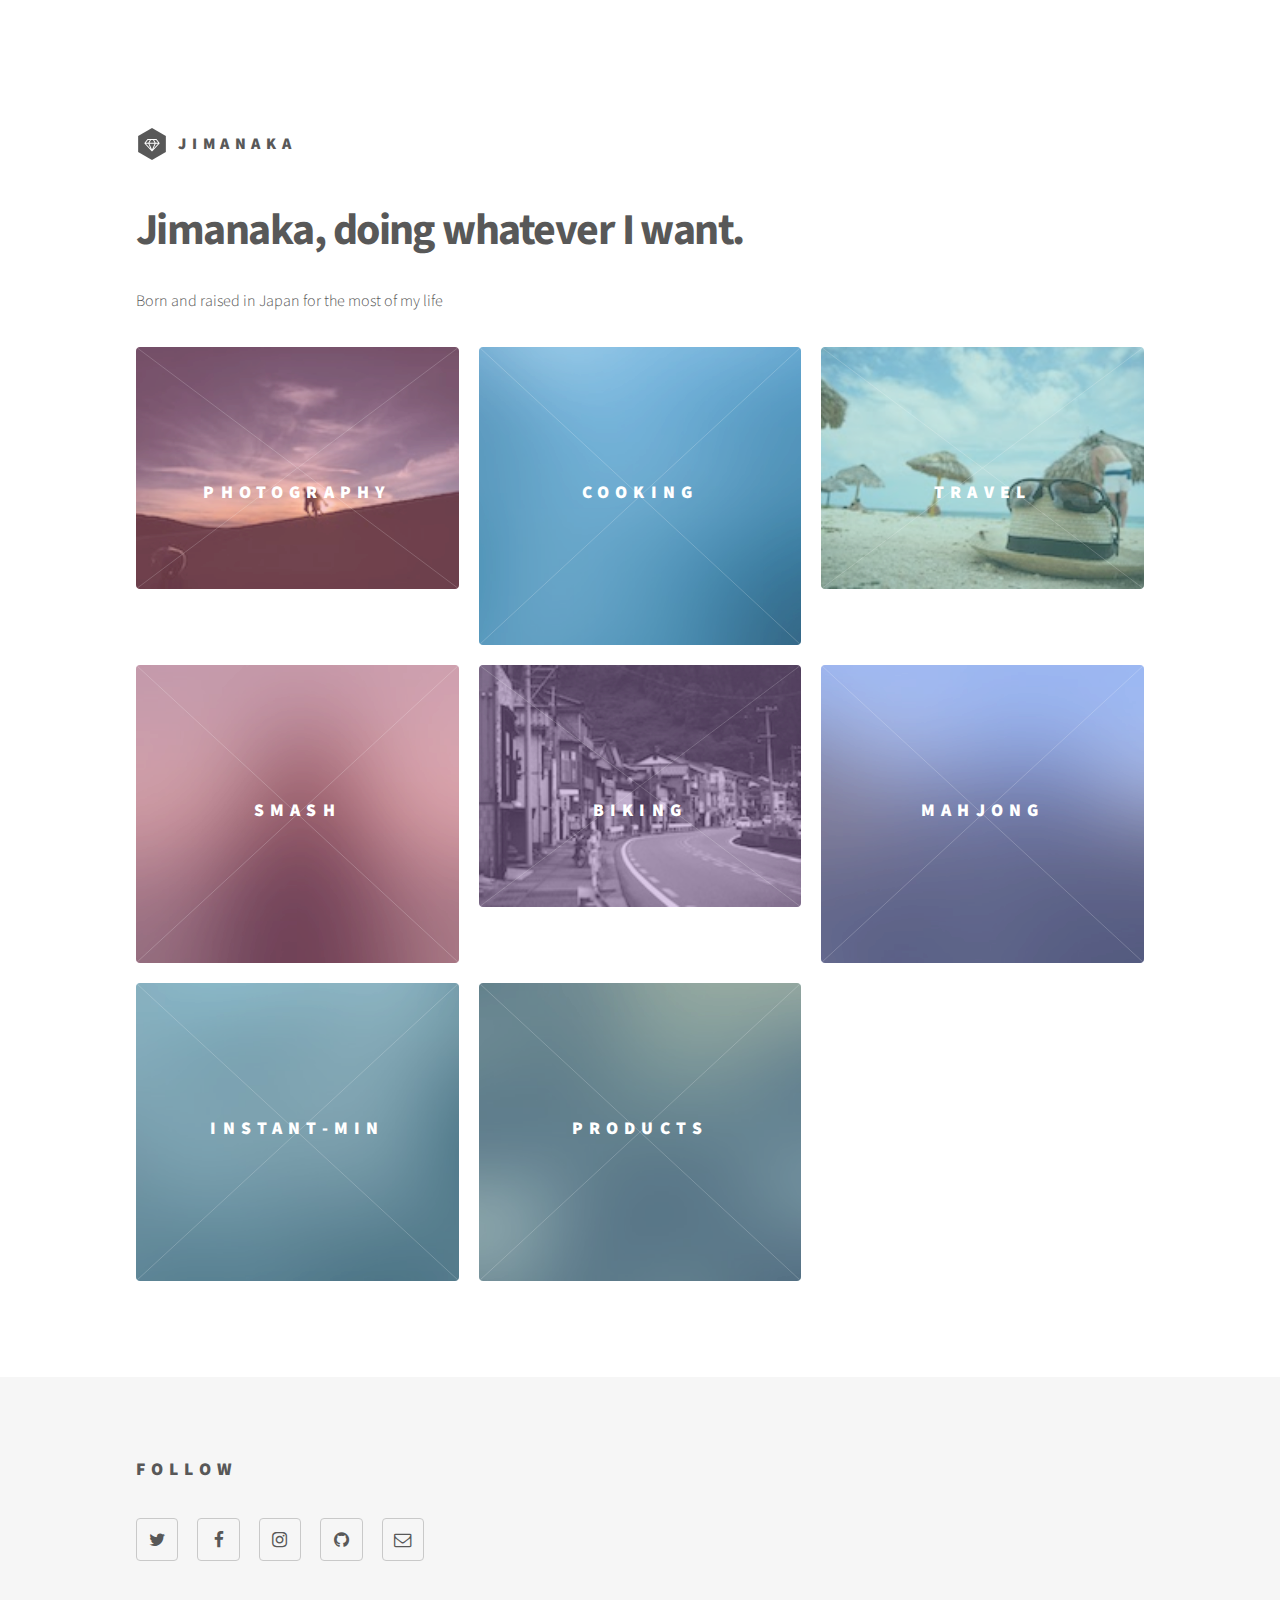
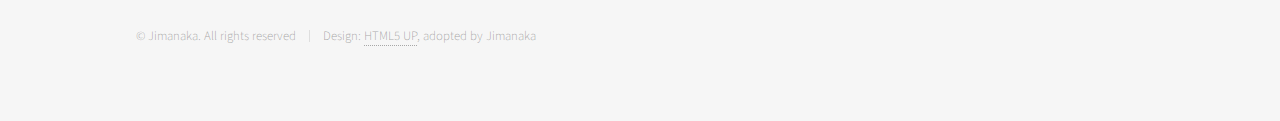
<file: index.html>
<!DOCTYPE HTML>
<!--
	Phantom by HTML5 UP
	html5up.net | @ajlkn
	Free for personal and commercial use under the CCA 3.0 license (html5up.net/license)
-->
<html>
	<head>
		<title>Jimanaka</title>
		<meta charset="utf-8" />
		<meta name="viewport" content="width=device-width, initial-scale=1, user-scalable=no" />
		<link rel="stylesheet" href="assets/css/main.css" />
		<noscript><link rel="stylesheet" href="assets/css/noscript.css" /></noscript>
	</head>
	<body class="is-preload">
		<!-- Wrapper -->
			<div id="wrapper">

				<!-- Header -->
					<header id="header">
						<div class="inner">

							<!-- Logo -->
								<a href="index.html" class="logo">
									<span class="symbol"><img src="images/logo.svg" alt="" /></span><span class="title">Jimanaka</span>
								</a>

							<!-- Nav -->
<!--
								<nav>
									<ul>
										<li><a href="#menu">Menu</a></li>
									</ul>
								</nav>
-->
						</div>
					</header>

				<!-- Menu -->
<!--
					<nav id="menu">
						<h2>Menu</h2>
						<ul>
							<li><a href="index.html">Home</a></li>
							<li><a href="photography/index.html">Photography</a></li>
							<li><a href="cooking/index.html">Cooking</a></li>
							<li><a href="travel/index.html">Travel</a></li>
							<li><a href="smash/index.html">Smash</a></li>
							<li><a href="biking/index.html">Biking</a></li>
							<li><a href="mahjong/index.html">Mahjong</a></li>
							<li><a href="instantmin/index.html">Instant-min</a></li>
							<li><a href="products/index.html">products</a></li>
						</ul>
					</nav>
-->

				<!-- Main -->
					<div id="main">
						<div class="inner">
							<header>
								<h1>Jimanaka, doing whatever I want.</h1>
								<p>Born and raised in Japan for the most of my life</p>
							</header>
							<section class="tiles">
								<article class="style1">
									<span class="image">
										<img src="imgs/photography.jpg" alt="" />
									</span>
									<a href="photography/index.html">
										<h2>Photography</h2>
										<div class="content">
											<p>Mirroless SLR and Film Photography</p>
										</div>
									</a>
								</article>
								<article class="style2">
									<span class="image">
										<img src="images/pic02.jpg" alt="" />
									</span>
									<a href="cooking/index.html">
										<h2>Cooking</h2>
										<div class="content">
											<p>Japanese cuisine as a main</p>
										</div>
									</a>
								</article>
								<article class="style3">
									<span class="image">
										<img src="imgs/traveling.jpg" alt="" />
									</span>
									<a href="travel/index.html">
										<h2>Travel</h2>
										<div class="content">
											<p>Traveling all over the world</p>
										</div>
									</a>
								</article>
								<article class="style4">
									<span class="image">
										<img src="images/pic04.jpg" alt="" />
									</span>
									<a href="smash/index.html">
										<h2>Smash</h2>
										<div class="content">
											<p>Ness main</p>
										</div>
									</a>
								</article>
								<article class="style5">
									<span class="image">
										<img src="imgs/bikethumb.jpg" alt="" />
									</span>
									<a href="bike/index.html">
										<h2>Biking</h2>
										<div class="content">
											<p>Specialized SL4 2016 Sport.</p>
										</div>
									</a>
								</article>
								<article class="style6">
									<span class="image">
										<img src="images/pic06.jpg" alt="" />
									</span>
									<a href="mahjong/index.html">
										<h2>Mahjong</h2>
										<div class="content">
											<p>Analysis of mahjong</p>
										</div>
									</a>
								</article>
								<article class="style2">
									<span class="image">
										<img src="images/pic07.jpg" alt="" />
									</span>
									<a href="instantmin/index.html">
										<h2>Instant-min</h2>
										<div class="content">
											<p>Instant noodles critique</p>
										</div>
									</a>
								</article>
								<article class="style3">
									<span class="image">
										<img src="images/pic08.jpg" alt="" />
									</span>
									<a href="products/index.html">
										<h2>Products</h2>
										<div class="content">
											<p>Throughout career</p>
										</div>
									</a>
								</article>
<!--
								<article class="style1">
									<span class="image">
										<img src="images/pic09.jpg" alt="" />
									</span>
									<a href="generic.html">
										<h2>Nullam</h2>
										<div class="content">
											<p>Sed nisl arcu euismod sit amet nisi lorem etiam dolor veroeros et feugiat.</p>
										</div>
									</a>
								</article>
								<article class="style5">
									<span class="image">
										<img src="images/pic10.jpg" alt="" />
									</span>
									<a href="generic.html">
										<h2>Ultricies</h2>
										<div class="content">
											<p>Sed nisl arcu euismod sit amet nisi lorem etiam dolor veroeros et feugiat.</p>
										</div>
									</a>
								</article>
								<article class="style6">
									<span class="image">
										<img src="images/pic11.jpg" alt="" />
									</span>
									<a href="generic.html">
										<h2>Dictum</h2>
										<div class="content">
											<p>Sed nisl arcu euismod sit amet nisi lorem etiam dolor veroeros et feugiat.</p>
										</div>
									</a>
								</article>
								<article class="style4">
									<span class="image">
										<img src="images/pic12.jpg" alt="" />
									</span>
									<a href="generic.html">
										<h2>Pretium</h2>
										<div class="content">
											<p>Sed nisl arcu euismod sit amet nisi lorem etiam dolor veroeros et feugiat.</p>
										</div>
									</a>
								</article>
-->
							</section>
						</div>
					</div>

				<!-- Footer -->
					<footer id="footer">
						<div class="inner">
<!--
							<section>
								<h2>Get in touch</h2>
								<form method="post" action="#">
									<div class="fields">
										<div class="field half">
											<input type="text" name="name" id="name" placeholder="Name" />
										</div>
										<div class="field half">
											<input type="email" name="email" id="email" placeholder="Email" />
										</div>
										<div class="field">
											<textarea name="message" id="message" placeholder="Message"></textarea>
										</div>
									</div>
									<ul class="actions">
										<li><input type="submit" value="Send" class="primary" /></li>
									</ul>
								</form>
							</section>
-->
							<section>
								<h2>Follow</h2>
								<ul class="icons">
									<li><a href="https://twitter.com/Njima1572" class="icon style2 fa-twitter"><span class="label">Twitter</span></a></li>
									<li><a href="https://www.facebook.com/njima1572" class="icon style2 fa-facebook"><span class="label">Facebook</span></a></li>
									<li><a href="https://www.instagram.com/njima1572/" class="icon style2 fa-instagram"><span class="label">Instagram</span></a></li>
									<li><a href="https://github.com/Njima1572" class="icon style2 fa-github"><span class="label">GitHub</span></a></li>
									<li><a href="mailto:kochi@jimanaka.com" class="icon style2 fa-envelope-o"><span class="label">Email</span></a></li>
								</ul>
							</section>
							<ul class="copyright">
								<li>&copy; Jimanaka. All rights reserved</li><li>Design: <a href="http://html5up.net">HTML5 UP</a>,  adopted by Jimanaka</li>
							</ul>
						</div>
					</footer>

			</div>

		<!-- Scripts -->
			<script src="assets/js/jquery.min.js"></script>
			<script src="assets/js/browser.min.js"></script>
			<script src="assets/js/breakpoints.min.js"></script>
			<script src="assets/js/util.js"></script>
			<script src="assets/js/main.js"></script>

	</body>
</html>
</file>
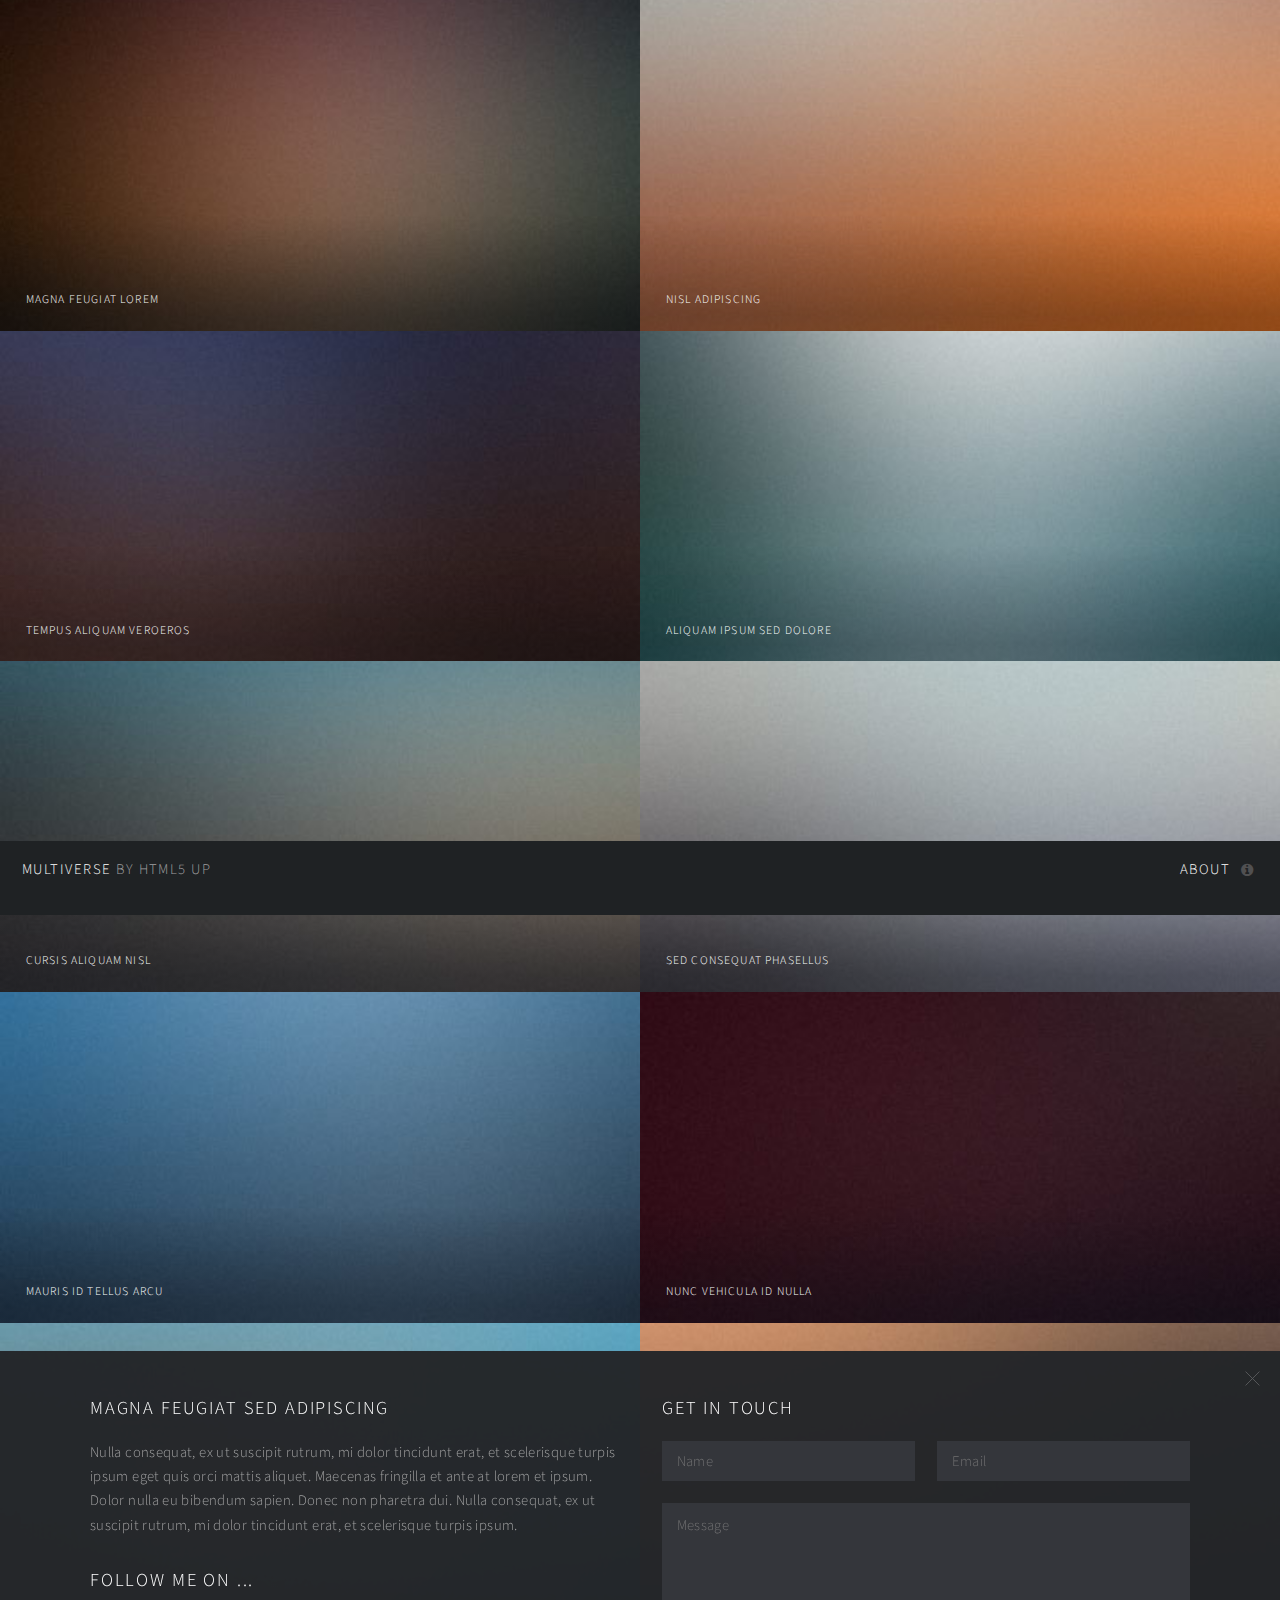
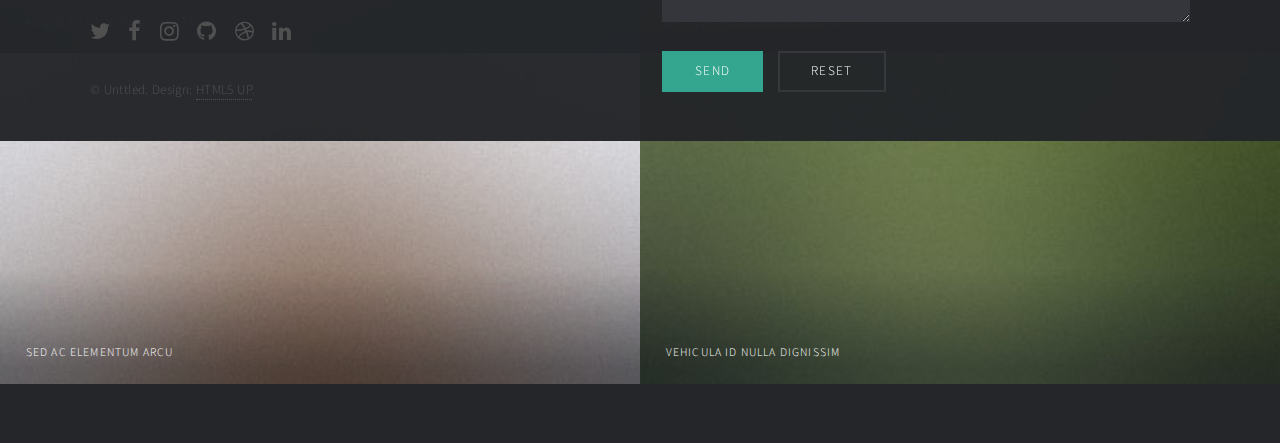
<file: products/index.html>
<!DOCTYPE HTML>
<!--
	Multiverse by HTML5 UP
	html5up.net | @ajlkn
	Free for personal and commercial use under the CCA 3.0 license (html5up.net/license)
-->
<html>
	<head>
		<title>Multiverse by HTML5 UP</title>
		<meta charset="utf-8" />
		<meta name="viewport" content="width=device-width, initial-scale=1, user-scalable=no" />
		<link rel="stylesheet" href="assets/css/main.css" />
		<noscript><link rel="stylesheet" href="assets/css/noscript.css" /></noscript>
	</head>
	<body class="is-preload">

		<!-- Wrapper -->
			<div id="wrapper">

				<!-- Header -->
					<header id="header">
						<h1><a href="index.html"><strong>Multiverse</strong> by HTML5 UP</a></h1>
						<nav>
							<ul>
								<li><a href="#footer" class="icon fa-info-circle">About</a></li>
							</ul>
						</nav>
					</header>

				<!-- Main -->
					<div id="main">
						<article class="thumb">
							<a href="images/fulls/01.jpg" class="image"><img src="images/thumbs/01.jpg" alt="" /></a>
							<h2>Magna feugiat lorem</h2>
							<p>Nunc blandit nisi ligula magna sodales lectus elementum non. Integer id venenatis velit.</p>
						</article>
						<article class="thumb">
							<a href="images/fulls/02.jpg" class="image"><img src="images/thumbs/02.jpg" alt="" /></a>
							<h2>Nisl adipiscing</h2>
							<p>Nunc blandit nisi ligula magna sodales lectus elementum non. Integer id venenatis velit.</p>
						</article>
						<article class="thumb">
							<a href="images/fulls/03.jpg" class="image"><img src="images/thumbs/03.jpg" alt="" /></a>
							<h2>Tempus aliquam veroeros</h2>
							<p>Nunc blandit nisi ligula magna sodales lectus elementum non. Integer id venenatis velit.</p>
						</article>
						<article class="thumb">
							<a href="images/fulls/04.jpg" class="image"><img src="images/thumbs/04.jpg" alt="" /></a>
							<h2>Aliquam ipsum sed dolore</h2>
							<p>Nunc blandit nisi ligula magna sodales lectus elementum non. Integer id venenatis velit.</p>
						</article>
						<article class="thumb">
							<a href="images/fulls/05.jpg" class="image"><img src="images/thumbs/05.jpg" alt="" /></a>
							<h2>Cursis aliquam nisl</h2>
							<p>Nunc blandit nisi ligula magna sodales lectus elementum non. Integer id venenatis velit.</p>
						</article>
						<article class="thumb">
							<a href="images/fulls/06.jpg" class="image"><img src="images/thumbs/06.jpg" alt="" /></a>
							<h2>Sed consequat phasellus</h2>
							<p>Nunc blandit nisi ligula magna sodales lectus elementum non. Integer id venenatis velit.</p>
						</article>
						<article class="thumb">
							<a href="images/fulls/07.jpg" class="image"><img src="images/thumbs/07.jpg" alt="" /></a>
							<h2>Mauris id tellus arcu</h2>
							<p>Nunc blandit nisi ligula magna sodales lectus elementum non. Integer id venenatis velit.</p>
						</article>
						<article class="thumb">
							<a href="images/fulls/08.jpg" class="image"><img src="images/thumbs/08.jpg" alt="" /></a>
							<h2>Nunc vehicula id nulla</h2>
							<p>Nunc blandit nisi ligula magna sodales lectus elementum non. Integer id venenatis velit.</p>
						</article>
						<article class="thumb">
							<a href="images/fulls/09.jpg" class="image"><img src="images/thumbs/09.jpg" alt="" /></a>
							<h2>Neque et faucibus viverra</h2>
							<p>Nunc blandit nisi ligula magna sodales lectus elementum non. Integer id venenatis velit.</p>
						</article>
						<article class="thumb">
							<a href="images/fulls/10.jpg" class="image"><img src="images/thumbs/10.jpg" alt="" /></a>
							<h2>Mattis ante fermentum</h2>
							<p>Nunc blandit nisi ligula magna sodales lectus elementum non. Integer id venenatis velit.</p>
						</article>
						<article class="thumb">
							<a href="images/fulls/11.jpg" class="image"><img src="images/thumbs/11.jpg" alt="" /></a>
							<h2>Sed ac elementum arcu</h2>
							<p>Nunc blandit nisi ligula magna sodales lectus elementum non. Integer id venenatis velit.</p>
						</article>
						<article class="thumb">
							<a href="images/fulls/12.jpg" class="image"><img src="images/thumbs/12.jpg" alt="" /></a>
							<h2>Vehicula id nulla dignissim</h2>
							<p>Nunc blandit nisi ligula magna sodales lectus elementum non. Integer id venenatis velit.</p>
						</article>
					</div>

				<!-- Footer -->
					<footer id="footer" class="panel">
						<div class="inner split">
							<div>
								<section>
									<h2>Magna feugiat sed adipiscing</h2>
									<p>Nulla consequat, ex ut suscipit rutrum, mi dolor tincidunt erat, et scelerisque turpis ipsum eget quis orci mattis aliquet. Maecenas fringilla et ante at lorem et ipsum. Dolor nulla eu bibendum sapien. Donec non pharetra dui. Nulla consequat, ex ut suscipit rutrum, mi dolor tincidunt erat, et scelerisque turpis ipsum.</p>
								</section>
								<section>
									<h2>Follow me on ...</h2>
									<ul class="icons">
										<li><a href="#" class="icon fa-twitter"><span class="label">Twitter</span></a></li>
										<li><a href="#" class="icon fa-facebook"><span class="label">Facebook</span></a></li>
										<li><a href="#" class="icon fa-instagram"><span class="label">Instagram</span></a></li>
										<li><a href="#" class="icon fa-github"><span class="label">GitHub</span></a></li>
										<li><a href="#" class="icon fa-dribbble"><span class="label">Dribbble</span></a></li>
										<li><a href="#" class="icon fa-linkedin"><span class="label">LinkedIn</span></a></li>
									</ul>
								</section>
								<p class="copyright">
									&copy; Unttled. Design: <a href="http://html5up.net">HTML5 UP</a>.
								</p>
							</div>
							<div>
								<section>
									<h2>Get in touch</h2>
									<form method="post" action="#">
										<div class="fields">
											<div class="field half">
												<input type="text" name="name" id="name" placeholder="Name" />
											</div>
											<div class="field half">
												<input type="text" name="email" id="email" placeholder="Email" />
											</div>
											<div class="field">
												<textarea name="message" id="message" rows="4" placeholder="Message"></textarea>
											</div>
										</div>
										<ul class="actions">
											<li><input type="submit" value="Send" class="primary" /></li>
											<li><input type="reset" value="Reset" /></li>
										</ul>
									</form>
								</section>
							</div>
						</div>
					</footer>

			</div>

		<!-- Scripts -->
			<script src="assets/js/jquery.min.js"></script>
			<script src="assets/js/jquery.poptrox.min.js"></script>
			<script src="assets/js/browser.min.js"></script>
			<script src="assets/js/breakpoints.min.js"></script>
			<script src="assets/js/util.js"></script>
			<script src="assets/js/main.js"></script>

	</body>
</html>
</file>
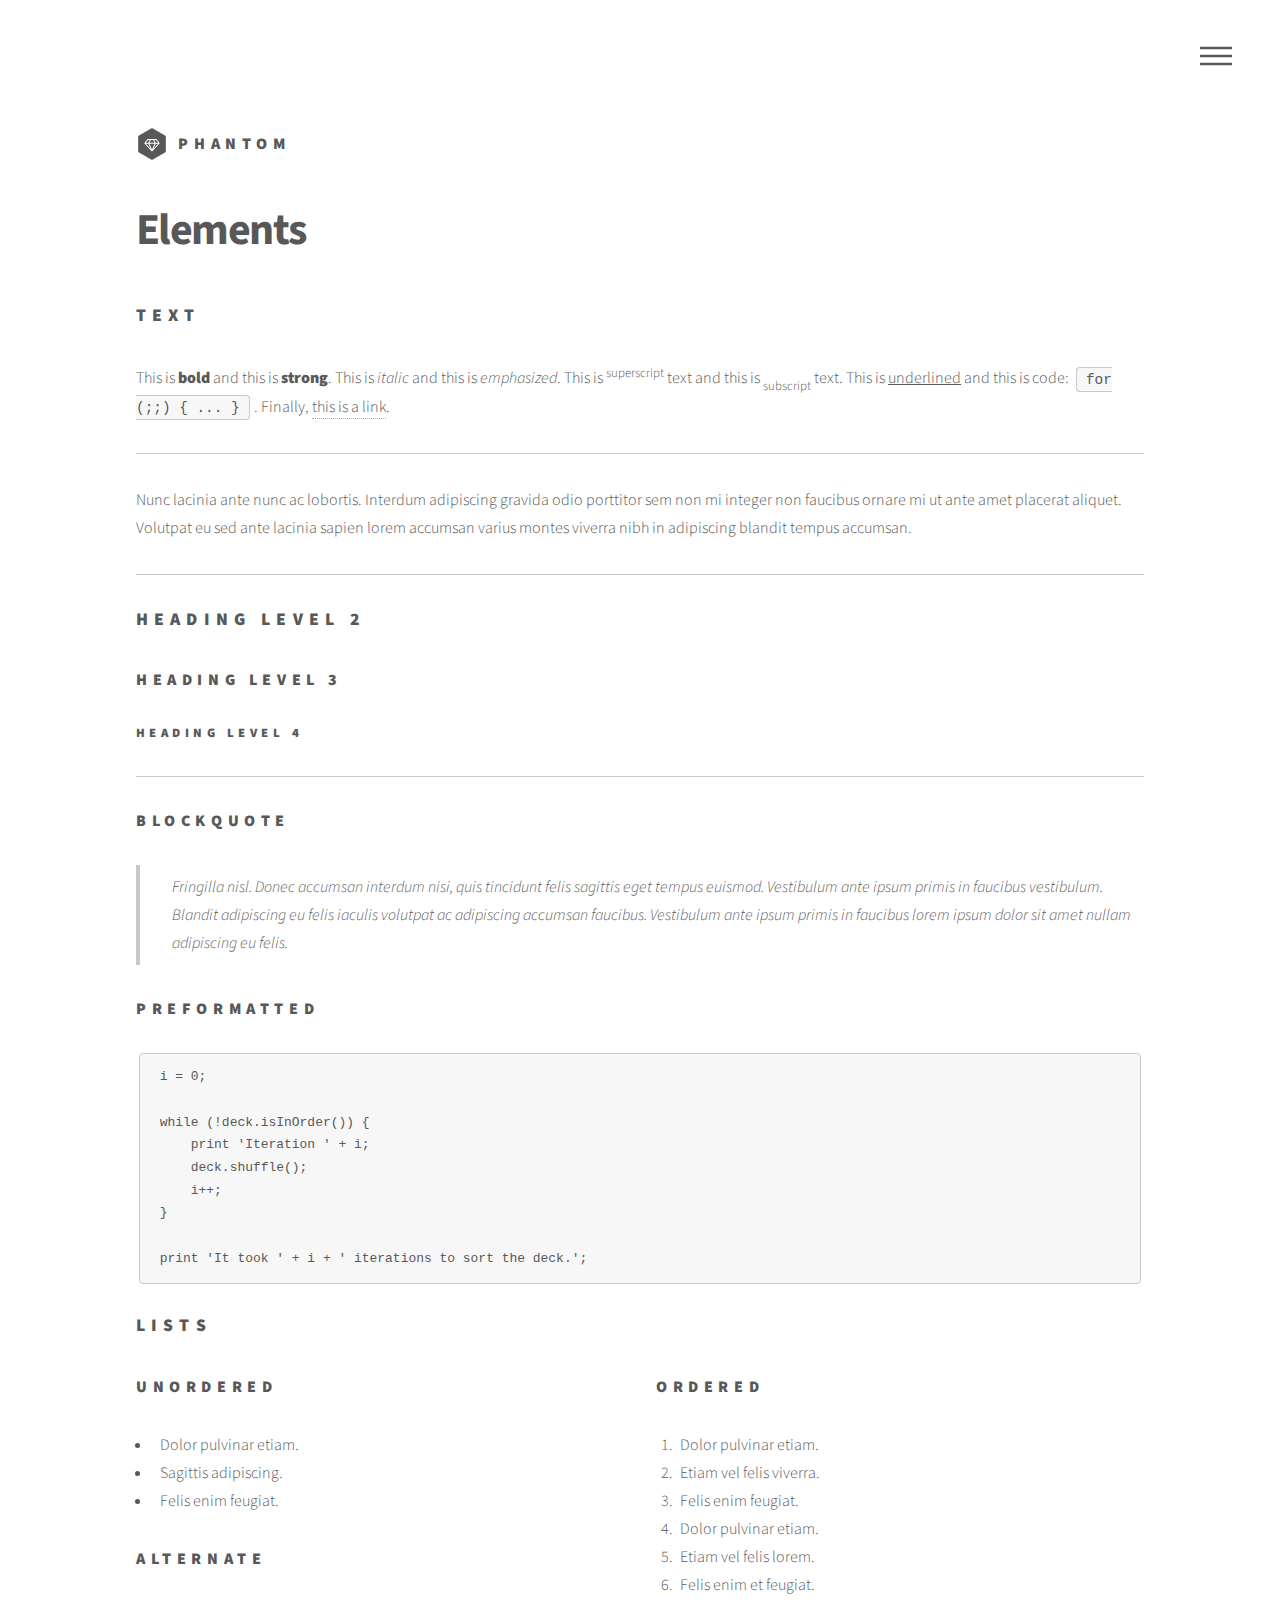
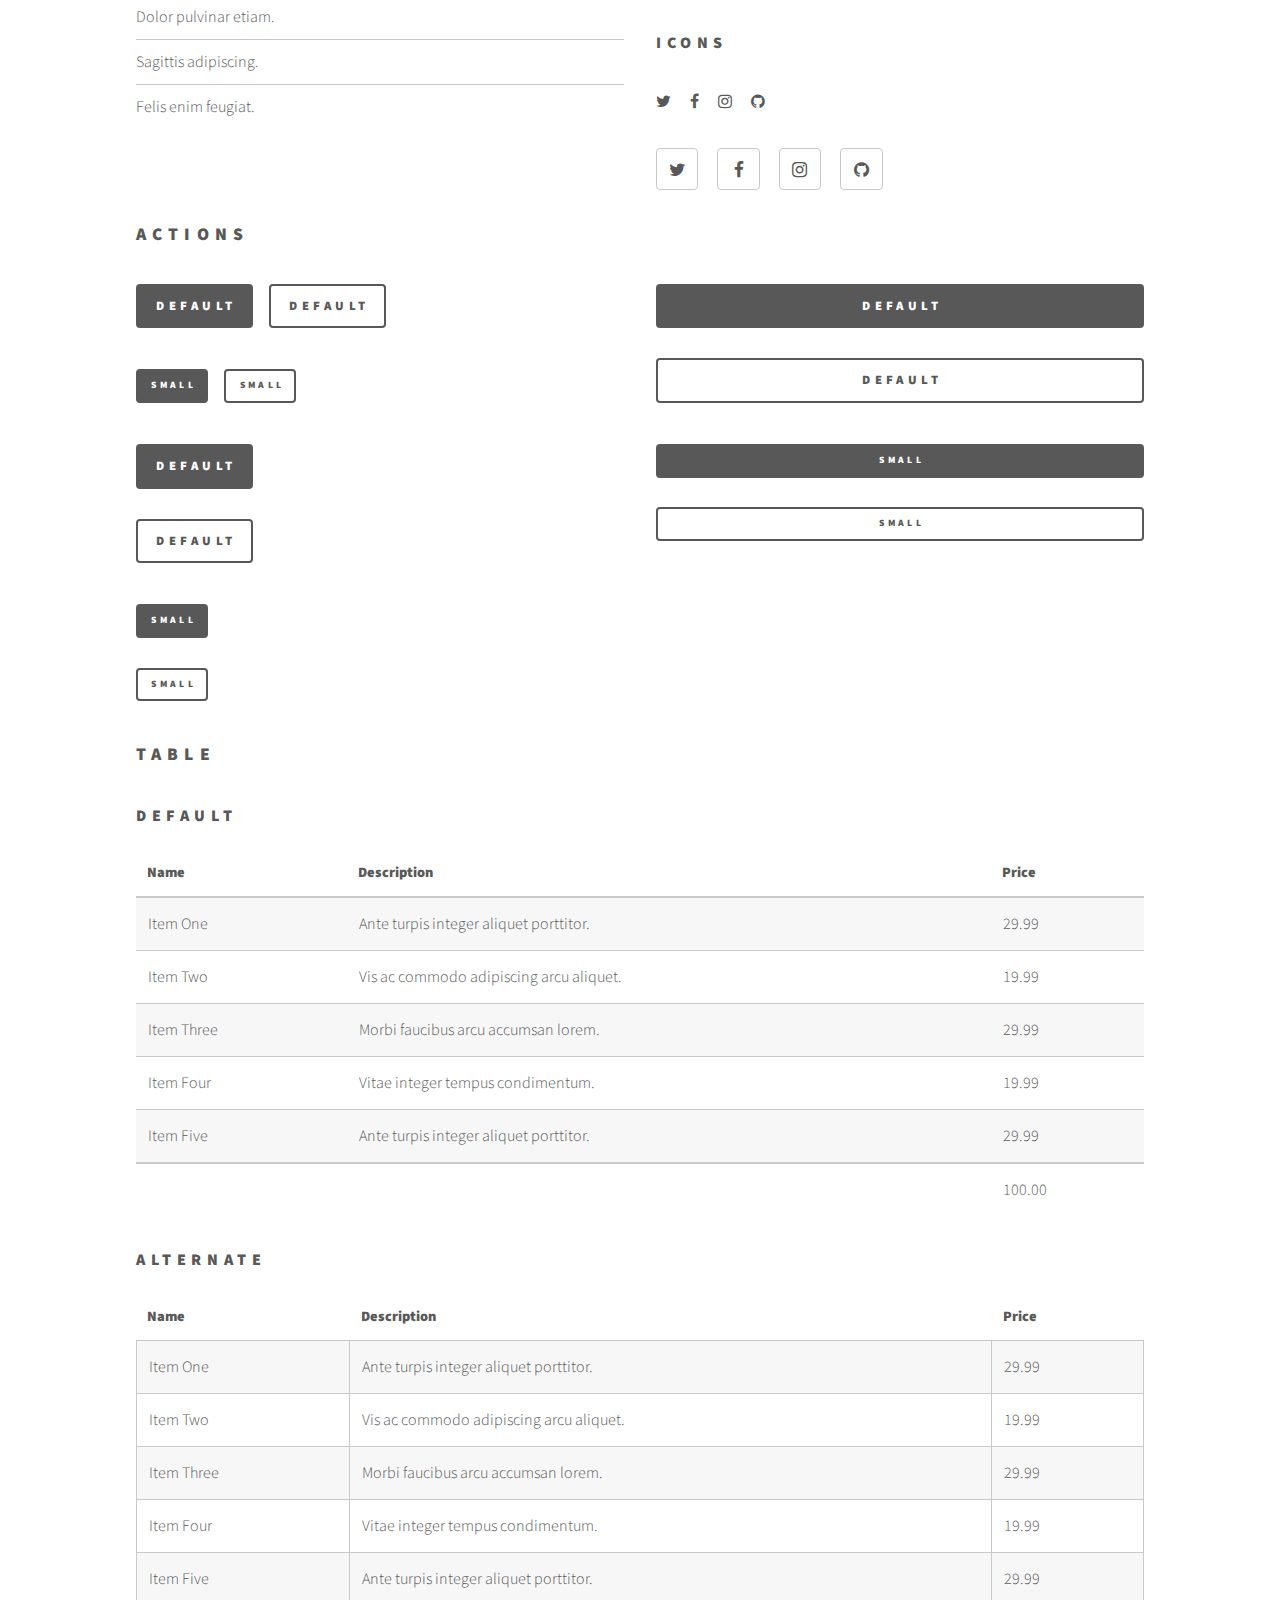
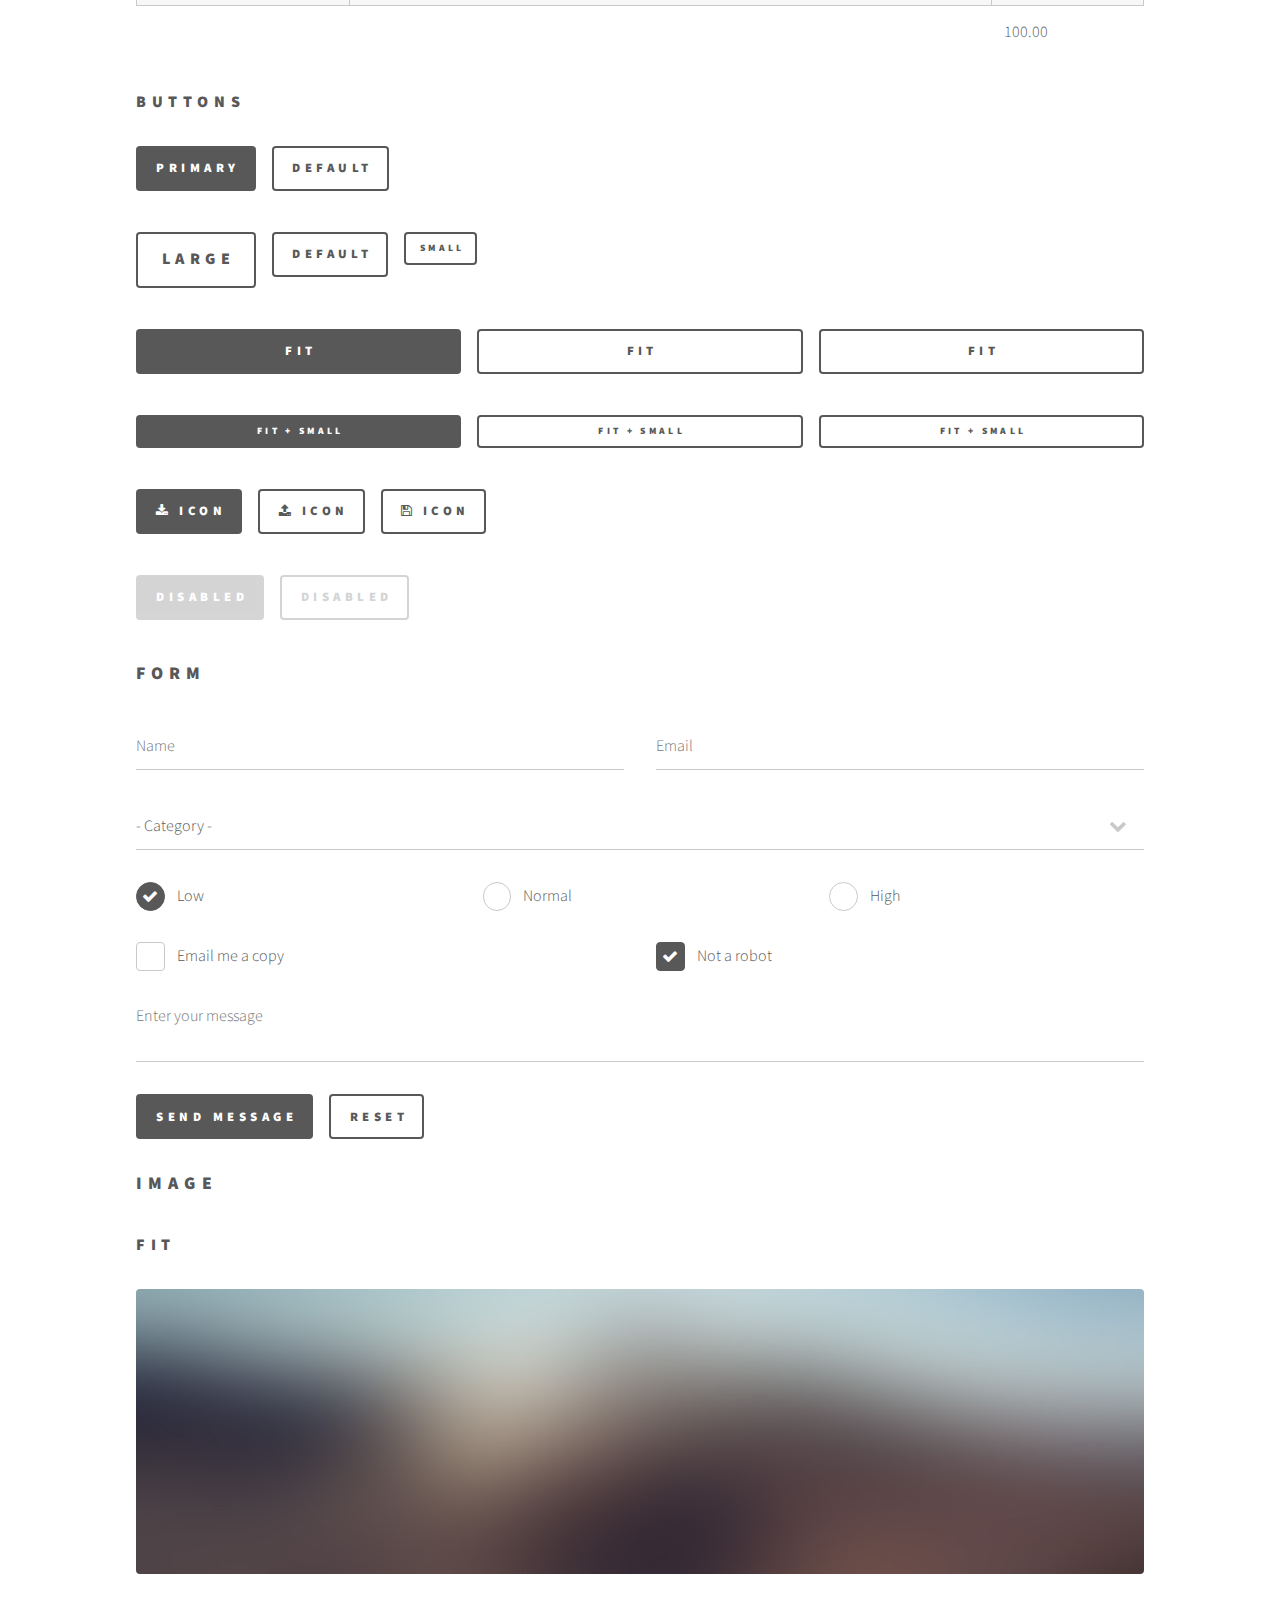
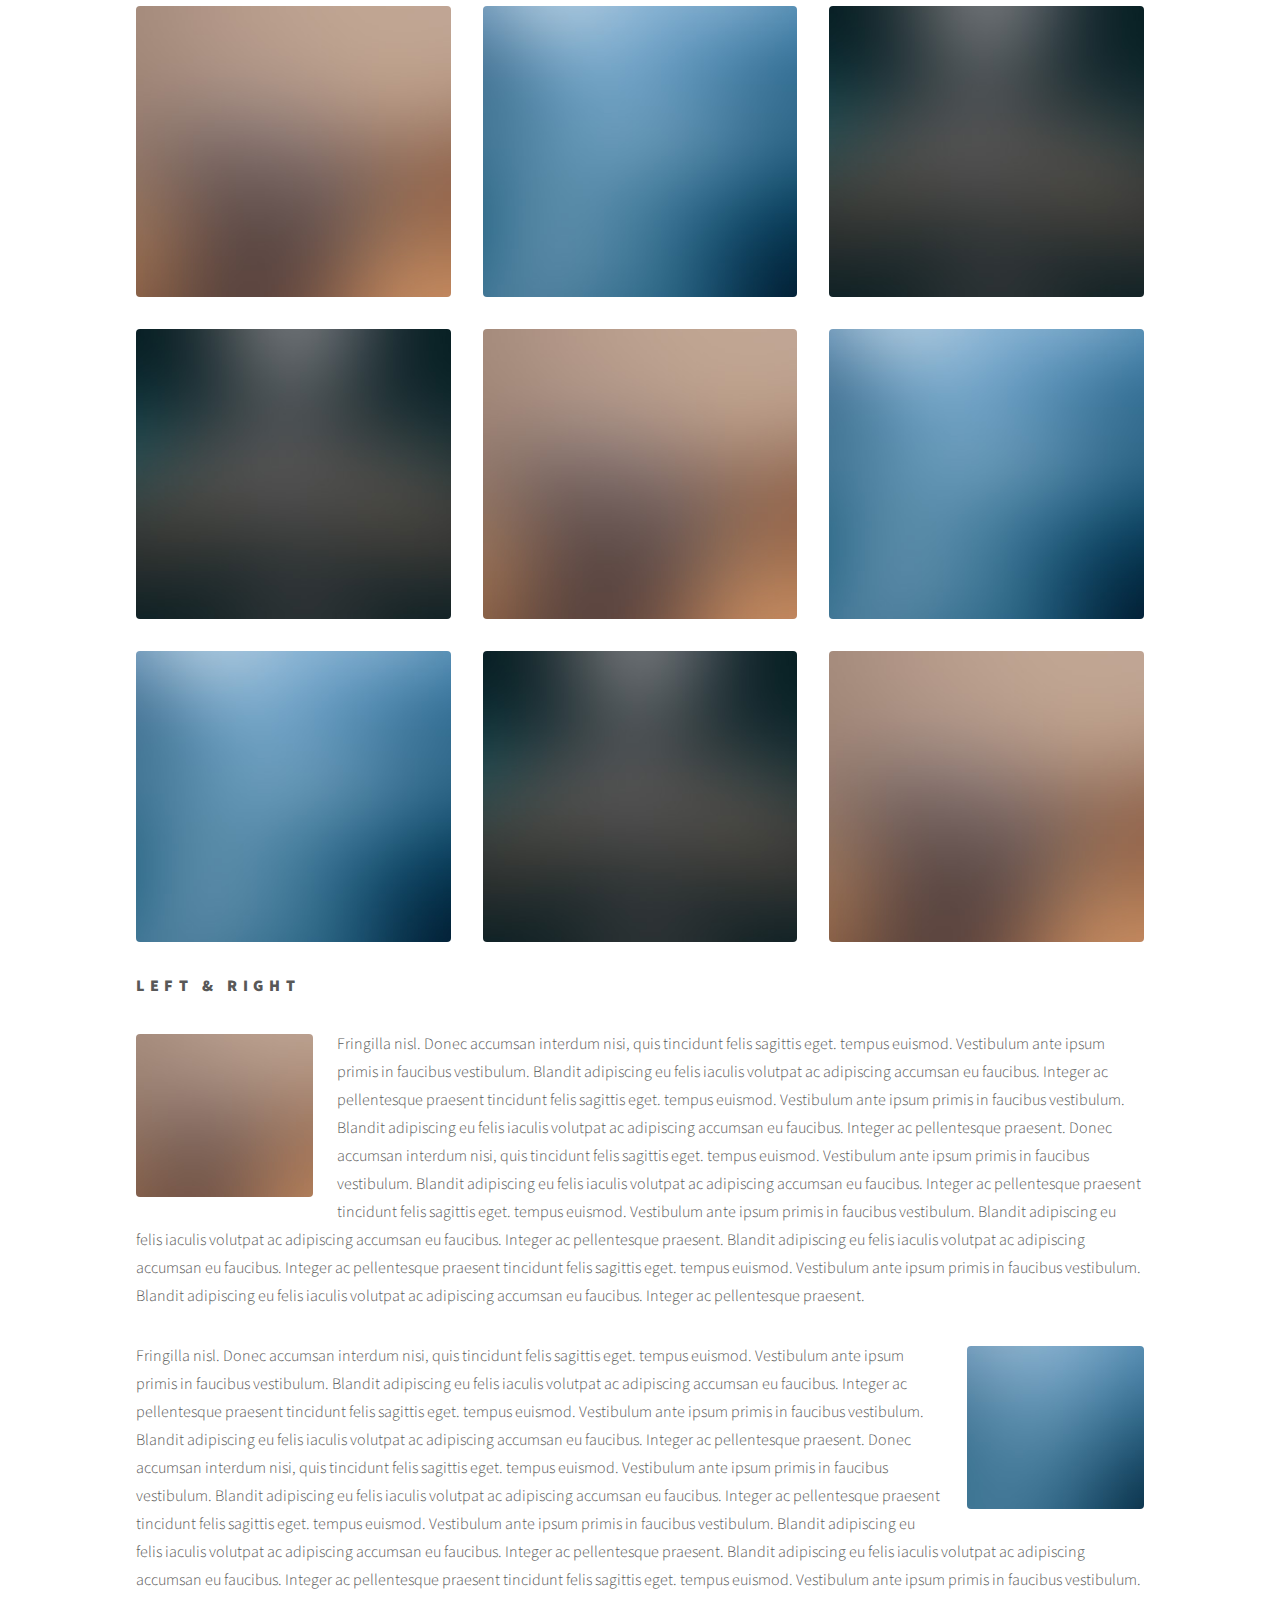
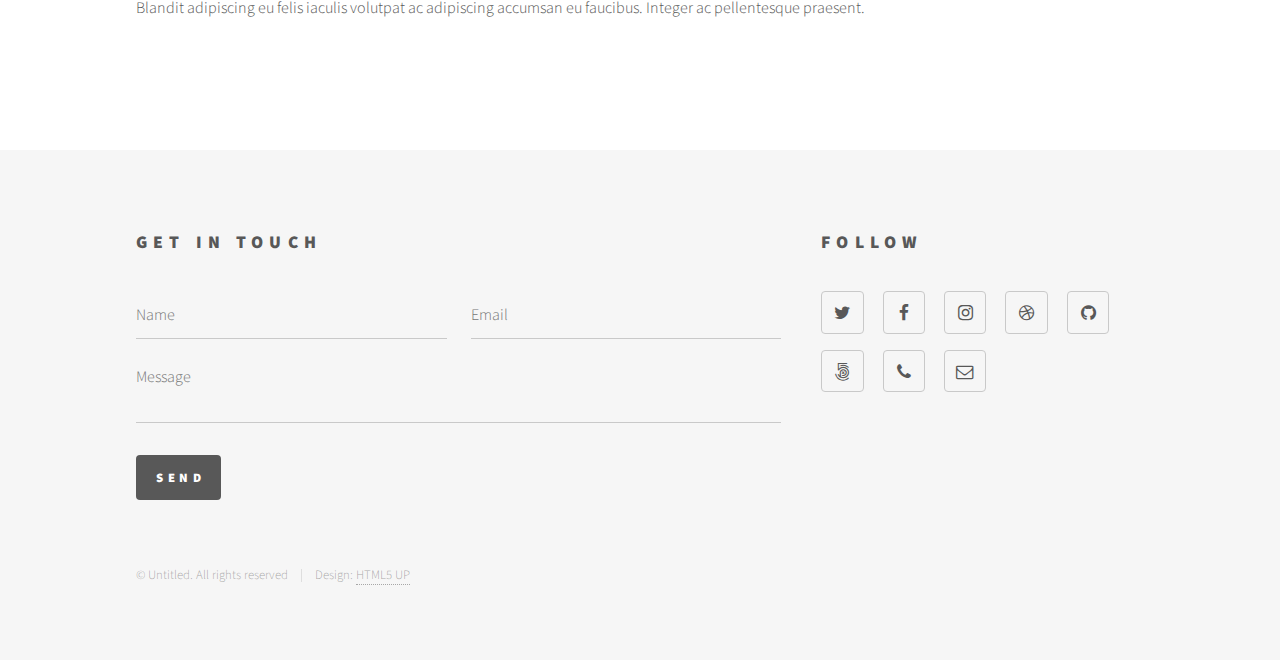
<file: elements.html>
<!DOCTYPE HTML>
<!--
	Phantom by HTML5 UP
	html5up.net | @ajlkn
	Free for personal and commercial use under the CCA 3.0 license (html5up.net/license)
-->
<html>
	<head>
		<title>Elements - Phantom by HTML5 UP</title>
		<meta charset="utf-8" />
		<meta name="viewport" content="width=device-width, initial-scale=1, user-scalable=no" />
		<link rel="stylesheet" href="assets/css/main.css" />
		<noscript><link rel="stylesheet" href="assets/css/noscript.css" /></noscript>
	</head>
	<body class="is-preload">
		<!-- Wrapper -->
			<div id="wrapper">

				<!-- Header -->
					<header id="header">
						<div class="inner">

							<!-- Logo -->
								<a href="index.html" class="logo">
									<span class="symbol"><img src="images/logo.svg" alt="" /></span><span class="title">Phantom</span>
								</a>

							<!-- Nav -->
								<nav>
									<ul>
										<li><a href="#menu">Menu</a></li>
									</ul>
								</nav>

						</div>
					</header>

				<!-- Menu -->
					<nav id="menu">
						<h2>Menu</h2>
						<ul>
							<li><a href="index.html">Home</a></li>
							<li><a href="generic.html">Ipsum veroeros</a></li>
							<li><a href="generic.html">Tempus etiam</a></li>
							<li><a href="generic.html">Consequat dolor</a></li>
							<li><a href="elements.html">Elements</a></li>
						</ul>
					</nav>

				<!-- Main -->
					<div id="main">
						<div class="inner">
							<h1>Elements</h1>

							<!-- Text -->
								<section>
									<h2>Text</h2>
									<p>This is <b>bold</b> and this is <strong>strong</strong>. This is <i>italic</i> and this is <em>emphasized</em>.
									This is <sup>superscript</sup> text and this is <sub>subscript</sub> text.
									This is <u>underlined</u> and this is code: <code>for (;;) { ... }</code>. Finally, <a href="#">this is a link</a>.</p>
									<hr />
									<p>Nunc lacinia ante nunc ac lobortis. Interdum adipiscing gravida odio porttitor sem non mi integer non faucibus ornare mi ut ante amet placerat aliquet. Volutpat eu sed ante lacinia sapien lorem accumsan varius montes viverra nibh in adipiscing blandit tempus accumsan.</p>
									<hr />
									<h2>Heading Level 2</h2>
									<h3>Heading Level 3</h3>
									<h4>Heading Level 4</h4>
									<hr />
									<h3>Blockquote</h3>
									<blockquote>Fringilla nisl. Donec accumsan interdum nisi, quis tincidunt felis sagittis eget tempus euismod. Vestibulum ante ipsum primis in faucibus vestibulum. Blandit adipiscing eu felis iaculis volutpat ac adipiscing accumsan faucibus. Vestibulum ante ipsum primis in faucibus lorem ipsum dolor sit amet nullam adipiscing eu felis.</blockquote>
									<h3>Preformatted</h3>
									<pre><code>i = 0;

while (!deck.isInOrder()) {
    print 'Iteration ' + i;
    deck.shuffle();
    i++;
}

print 'It took ' + i + ' iterations to sort the deck.';</code></pre>
								</section>

							<!-- Lists -->
								<section>
									<h2>Lists</h2>
									<div class="row">
										<div class="col-6 col-12-medium">
											<h3>Unordered</h3>
											<ul>
												<li>Dolor pulvinar etiam.</li>
												<li>Sagittis adipiscing.</li>
												<li>Felis enim feugiat.</li>
											</ul>
											<h3>Alternate</h3>
											<ul class="alt">
												<li>Dolor pulvinar etiam.</li>
												<li>Sagittis adipiscing.</li>
												<li>Felis enim feugiat.</li>
											</ul>
										</div>
										<div class="col-6 col-12-medium">
											<h3>Ordered</h3>
											<ol>
												<li>Dolor pulvinar etiam.</li>
												<li>Etiam vel felis viverra.</li>
												<li>Felis enim feugiat.</li>
												<li>Dolor pulvinar etiam.</li>
												<li>Etiam vel felis lorem.</li>
												<li>Felis enim et feugiat.</li>
											</ol>
											<h3>Icons</h3>
											<ul class="icons">
												<li><a href="#" class="icon style1 fa-twitter"><span class="label">Twitter</span></a></li>
												<li><a href="#" class="icon style1 fa-facebook"><span class="label">Facebook</span></a></li>
												<li><a href="#" class="icon style1 fa-instagram"><span class="label">Instagram</span></a></li>
												<li><a href="#" class="icon style1 fa-github"><span class="label">Github</span></a></li>
											</ul>
											<ul class="icons">
												<li><a href="#" class="icon style2 fa-twitter"><span class="label">Twitter</span></a></li>
												<li><a href="#" class="icon style2 fa-facebook"><span class="label">Facebook</span></a></li>
												<li><a href="#" class="icon style2 fa-instagram"><span class="label">Instagram</span></a></li>
												<li><a href="#" class="icon style2 fa-github"><span class="label">Github</span></a></li>
											</ul>
										</div>
									</div>
									<h2>Actions</h2>
									<div class="row">
										<div class="col-6 col-12-medium">
											<ul class="actions">
												<li><a href="#" class="button primary">Default</a></li>
												<li><a href="#" class="button">Default</a></li>
											</ul>
											<ul class="actions small">
												<li><a href="#" class="button primary small">Small</a></li>
												<li><a href="#" class="button small">Small</a></li>
											</ul>
											<ul class="actions stacked">
												<li><a href="#" class="button primary">Default</a></li>
												<li><a href="#" class="button">Default</a></li>
											</ul>
											<ul class="actions stacked">
												<li><a href="#" class="button primary small">Small</a></li>
												<li><a href="#" class="button small">Small</a></li>
											</ul>
										</div>
										<div class="col-6 col-12-medium">
											<ul class="actions stacked">
												<li><a href="#" class="button primary fit">Default</a></li>
												<li><a href="#" class="button fit">Default</a></li>
											</ul>
											<ul class="actions stacked">
												<li><a href="#" class="button primary small fit">Small</a></li>
												<li><a href="#" class="button small fit">Small</a></li>
											</ul>
										</div>
									</div>
								</section>

							<!-- Table -->
								<section>
									<h2>Table</h2>
									<h3>Default</h3>
									<div class="table-wrapper">
										<table>
											<thead>
												<tr>
													<th>Name</th>
													<th>Description</th>
													<th>Price</th>
												</tr>
											</thead>
											<tbody>
												<tr>
													<td>Item One</td>
													<td>Ante turpis integer aliquet porttitor.</td>
													<td>29.99</td>
												</tr>
												<tr>
													<td>Item Two</td>
													<td>Vis ac commodo adipiscing arcu aliquet.</td>
													<td>19.99</td>
												</tr>
												<tr>
													<td>Item Three</td>
													<td> Morbi faucibus arcu accumsan lorem.</td>
													<td>29.99</td>
												</tr>
												<tr>
													<td>Item Four</td>
													<td>Vitae integer tempus condimentum.</td>
													<td>19.99</td>
												</tr>
												<tr>
													<td>Item Five</td>
													<td>Ante turpis integer aliquet porttitor.</td>
													<td>29.99</td>
												</tr>
											</tbody>
											<tfoot>
												<tr>
													<td colspan="2"></td>
													<td>100.00</td>
												</tr>
											</tfoot>
										</table>
									</div>

									<h3>Alternate</h3>
									<div class="table-wrapper">
										<table class="alt">
											<thead>
												<tr>
													<th>Name</th>
													<th>Description</th>
													<th>Price</th>
												</tr>
											</thead>
											<tbody>
												<tr>
													<td>Item One</td>
													<td>Ante turpis integer aliquet porttitor.</td>
													<td>29.99</td>
												</tr>
												<tr>
													<td>Item Two</td>
													<td>Vis ac commodo adipiscing arcu aliquet.</td>
													<td>19.99</td>
												</tr>
												<tr>
													<td>Item Three</td>
													<td> Morbi faucibus arcu accumsan lorem.</td>
													<td>29.99</td>
												</tr>
												<tr>
													<td>Item Four</td>
													<td>Vitae integer tempus condimentum.</td>
													<td>19.99</td>
												</tr>
												<tr>
													<td>Item Five</td>
													<td>Ante turpis integer aliquet porttitor.</td>
													<td>29.99</td>
												</tr>
											</tbody>
											<tfoot>
												<tr>
													<td colspan="2"></td>
													<td>100.00</td>
												</tr>
											</tfoot>
										</table>
									</div>
								</section>

							<!-- Buttons -->
								<section>
									<h3>Buttons</h3>
									<ul class="actions">
										<li><a href="#" class="button primary">Primary</a></li>
										<li><a href="#" class="button">Default</a></li>
									</ul>
									<ul class="actions">
										<li><a href="#" class="button large">Large</a></li>
										<li><a href="#" class="button">Default</a></li>
										<li><a href="#" class="button small">Small</a></li>
									</ul>
									<ul class="actions fit">
										<li><a href="#" class="button primary fit">Fit</a></li>
										<li><a href="#" class="button fit">Fit</a></li>
										<li><a href="#" class="button fit">Fit</a></li>
									</ul>
									<ul class="actions fit small">
										<li><a href="#" class="button primary fit small">Fit + Small</a></li>
										<li><a href="#" class="button fit small">Fit + Small</a></li>
										<li><a href="#" class="button fit small">Fit + Small</a></li>
									</ul>
									<ul class="actions">
										<li><a href="#" class="button primary icon fa-download">Icon</a></li>
										<li><a href="#" class="button icon fa-upload">Icon</a></li>
										<li><a href="#" class="button icon fa-save">Icon</a></li>
									</ul>
									<ul class="actions">
										<li><span class="button primary disabled">Disabled</span></li>
										<li><span class="button disabled">Disabled</span></li>
									</ul>
								</section>

							<!-- Form -->
								<section>
									<h2>Form</h2>
									<form method="post" action="#">
										<div class="row gtr-uniform">
											<div class="col-6 col-12-xsmall">
												<input type="text" name="demo-name" id="demo-name" value="" placeholder="Name" />
											</div>
											<div class="col-6 col-12-xsmall">
												<input type="email" name="demo-email" id="demo-email" value="" placeholder="Email" />
											</div>
											<div class="col-12">
												<select name="demo-category" id="demo-category">
													<option value="">- Category -</option>
													<option value="1">Manufacturing</option>
													<option value="1">Shipping</option>
													<option value="1">Administration</option>
													<option value="1">Human Resources</option>
												</select>
											</div>
											<div class="col-4 col-12-small">
												<input type="radio" id="demo-priority-low" name="demo-priority" checked>
												<label for="demo-priority-low">Low</label>
											</div>
											<div class="col-4 col-12-small">
												<input type="radio" id="demo-priority-normal" name="demo-priority">
												<label for="demo-priority-normal">Normal</label>
											</div>
											<div class="col-4 col-12-small">
												<input type="radio" id="demo-priority-high" name="demo-priority">
												<label for="demo-priority-high">High</label>
											</div>
											<div class="col-6 col-12-small">
												<input type="checkbox" id="demo-copy" name="demo-copy">
												<label for="demo-copy">Email me a copy</label>
											</div>
											<div class="col-6 col-12-small">
												<input type="checkbox" id="demo-human" name="demo-human" checked>
												<label for="demo-human">Not a robot</label>
											</div>
											<div class="col-12">
												<textarea name="demo-message" id="demo-message" placeholder="Enter your message" rows="6"></textarea>
											</div>
											<div class="col-12">
												<ul class="actions">
													<li><input type="submit" value="Send Message" class="primary" /></li>
													<li><input type="reset" value="Reset" /></li>
												</ul>
											</div>
										</div>
									</form>
								</section>

							<!-- Image -->
								<section>
									<h2>Image</h2>
									<h3>Fit</h3>
									<div class="box alt">
										<div class="row gtr-uniform">
											<div class="col-12"><span class="image fit"><img src="images/pic13.jpg" alt="" /></span></div>
											<div class="col-4"><span class="image fit"><img src="images/pic01.jpg" alt="" /></span></div>
											<div class="col-4"><span class="image fit"><img src="images/pic02.jpg" alt="" /></span></div>
											<div class="col-4"><span class="image fit"><img src="images/pic03.jpg" alt="" /></span></div>
											<div class="col-4"><span class="image fit"><img src="images/pic03.jpg" alt="" /></span></div>
											<div class="col-4"><span class="image fit"><img src="images/pic01.jpg" alt="" /></span></div>
											<div class="col-4"><span class="image fit"><img src="images/pic02.jpg" alt="" /></span></div>
											<div class="col-4"><span class="image fit"><img src="images/pic02.jpg" alt="" /></span></div>
											<div class="col-4"><span class="image fit"><img src="images/pic03.jpg" alt="" /></span></div>
											<div class="col-4"><span class="image fit"><img src="images/pic01.jpg" alt="" /></span></div>
										</div>
									</div>
									<h3>Left &amp; Right</h3>
									<p><span class="image left"><img src="images/pic14.jpg" alt="" /></span>Fringilla nisl. Donec accumsan interdum nisi, quis tincidunt felis sagittis eget. tempus euismod. Vestibulum ante ipsum primis in faucibus vestibulum. Blandit adipiscing eu felis iaculis volutpat ac adipiscing accumsan eu faucibus. Integer ac pellentesque praesent tincidunt felis sagittis eget. tempus euismod. Vestibulum ante ipsum primis in faucibus vestibulum. Blandit adipiscing eu felis iaculis volutpat ac adipiscing accumsan eu faucibus. Integer ac pellentesque praesent. Donec accumsan interdum nisi, quis tincidunt felis sagittis eget. tempus euismod. Vestibulum ante ipsum primis in faucibus vestibulum. Blandit adipiscing eu felis iaculis volutpat ac adipiscing accumsan eu faucibus. Integer ac pellentesque praesent tincidunt felis sagittis eget. tempus euismod. Vestibulum ante ipsum primis in faucibus vestibulum. Blandit adipiscing eu felis iaculis volutpat ac adipiscing accumsan eu faucibus. Integer ac pellentesque praesent. Blandit adipiscing eu felis iaculis volutpat ac adipiscing accumsan eu faucibus. Integer ac pellentesque praesent tincidunt felis sagittis eget. tempus euismod. Vestibulum ante ipsum primis in faucibus vestibulum. Blandit adipiscing eu felis iaculis volutpat ac adipiscing accumsan eu faucibus. Integer ac pellentesque praesent.</p>
									<p><span class="image right"><img src="images/pic15.jpg" alt="" /></span>Fringilla nisl. Donec accumsan interdum nisi, quis tincidunt felis sagittis eget. tempus euismod. Vestibulum ante ipsum primis in faucibus vestibulum. Blandit adipiscing eu felis iaculis volutpat ac adipiscing accumsan eu faucibus. Integer ac pellentesque praesent tincidunt felis sagittis eget. tempus euismod. Vestibulum ante ipsum primis in faucibus vestibulum. Blandit adipiscing eu felis iaculis volutpat ac adipiscing accumsan eu faucibus. Integer ac pellentesque praesent. Donec accumsan interdum nisi, quis tincidunt felis sagittis eget. tempus euismod. Vestibulum ante ipsum primis in faucibus vestibulum. Blandit adipiscing eu felis iaculis volutpat ac adipiscing accumsan eu faucibus. Integer ac pellentesque praesent tincidunt felis sagittis eget. tempus euismod. Vestibulum ante ipsum primis in faucibus vestibulum. Blandit adipiscing eu felis iaculis volutpat ac adipiscing accumsan eu faucibus. Integer ac pellentesque praesent. Blandit adipiscing eu felis iaculis volutpat ac adipiscing accumsan eu faucibus. Integer ac pellentesque praesent tincidunt felis sagittis eget. tempus euismod. Vestibulum ante ipsum primis in faucibus vestibulum. Blandit adipiscing eu felis iaculis volutpat ac adipiscing accumsan eu faucibus. Integer ac pellentesque praesent.</p>
								</section>

						</div>
					</div>

				<!-- Footer -->
					<footer id="footer">
						<div class="inner">
							<section>
								<h2>Get in touch</h2>
								<form method="post" action="#">
									<div class="fields">
										<div class="field half">
											<input type="text" name="name" id="name" placeholder="Name" />
										</div>
										<div class="field half">
											<input type="email" name="email" id="email" placeholder="Email" />
										</div>
										<div class="field">
											<textarea name="message" id="message" placeholder="Message"></textarea>
										</div>
									</div>
									<ul class="actions">
										<li><input type="submit" value="Send" class="primary" /></li>
									</ul>
								</form>
							</section>
							<section>
								<h2>Follow</h2>
								<ul class="icons">
									<li><a href="#" class="icon style2 fa-twitter"><span class="label">Twitter</span></a></li>
									<li><a href="#" class="icon style2 fa-facebook"><span class="label">Facebook</span></a></li>
									<li><a href="#" class="icon style2 fa-instagram"><span class="label">Instagram</span></a></li>
									<li><a href="#" class="icon style2 fa-dribbble"><span class="label">Dribbble</span></a></li>
									<li><a href="#" class="icon style2 fa-github"><span class="label">GitHub</span></a></li>
									<li><a href="#" class="icon style2 fa-500px"><span class="label">500px</span></a></li>
									<li><a href="#" class="icon style2 fa-phone"><span class="label">Phone</span></a></li>
									<li><a href="#" class="icon style2 fa-envelope-o"><span class="label">Email</span></a></li>
								</ul>
							</section>
							<ul class="copyright">
								<li>&copy; Untitled. All rights reserved</li><li>Design: <a href="http://html5up.net">HTML5 UP</a></li>
							</ul>
						</div>
					</footer>

			</div>

		<!-- Scripts -->
			<script src="assets/js/jquery.min.js"></script>
			<script src="assets/js/browser.min.js"></script>
			<script src="assets/js/breakpoints.min.js"></script>
			<script src="assets/js/util.js"></script>
			<script src="assets/js/main.js"></script>

	</body>
</html>
</file>
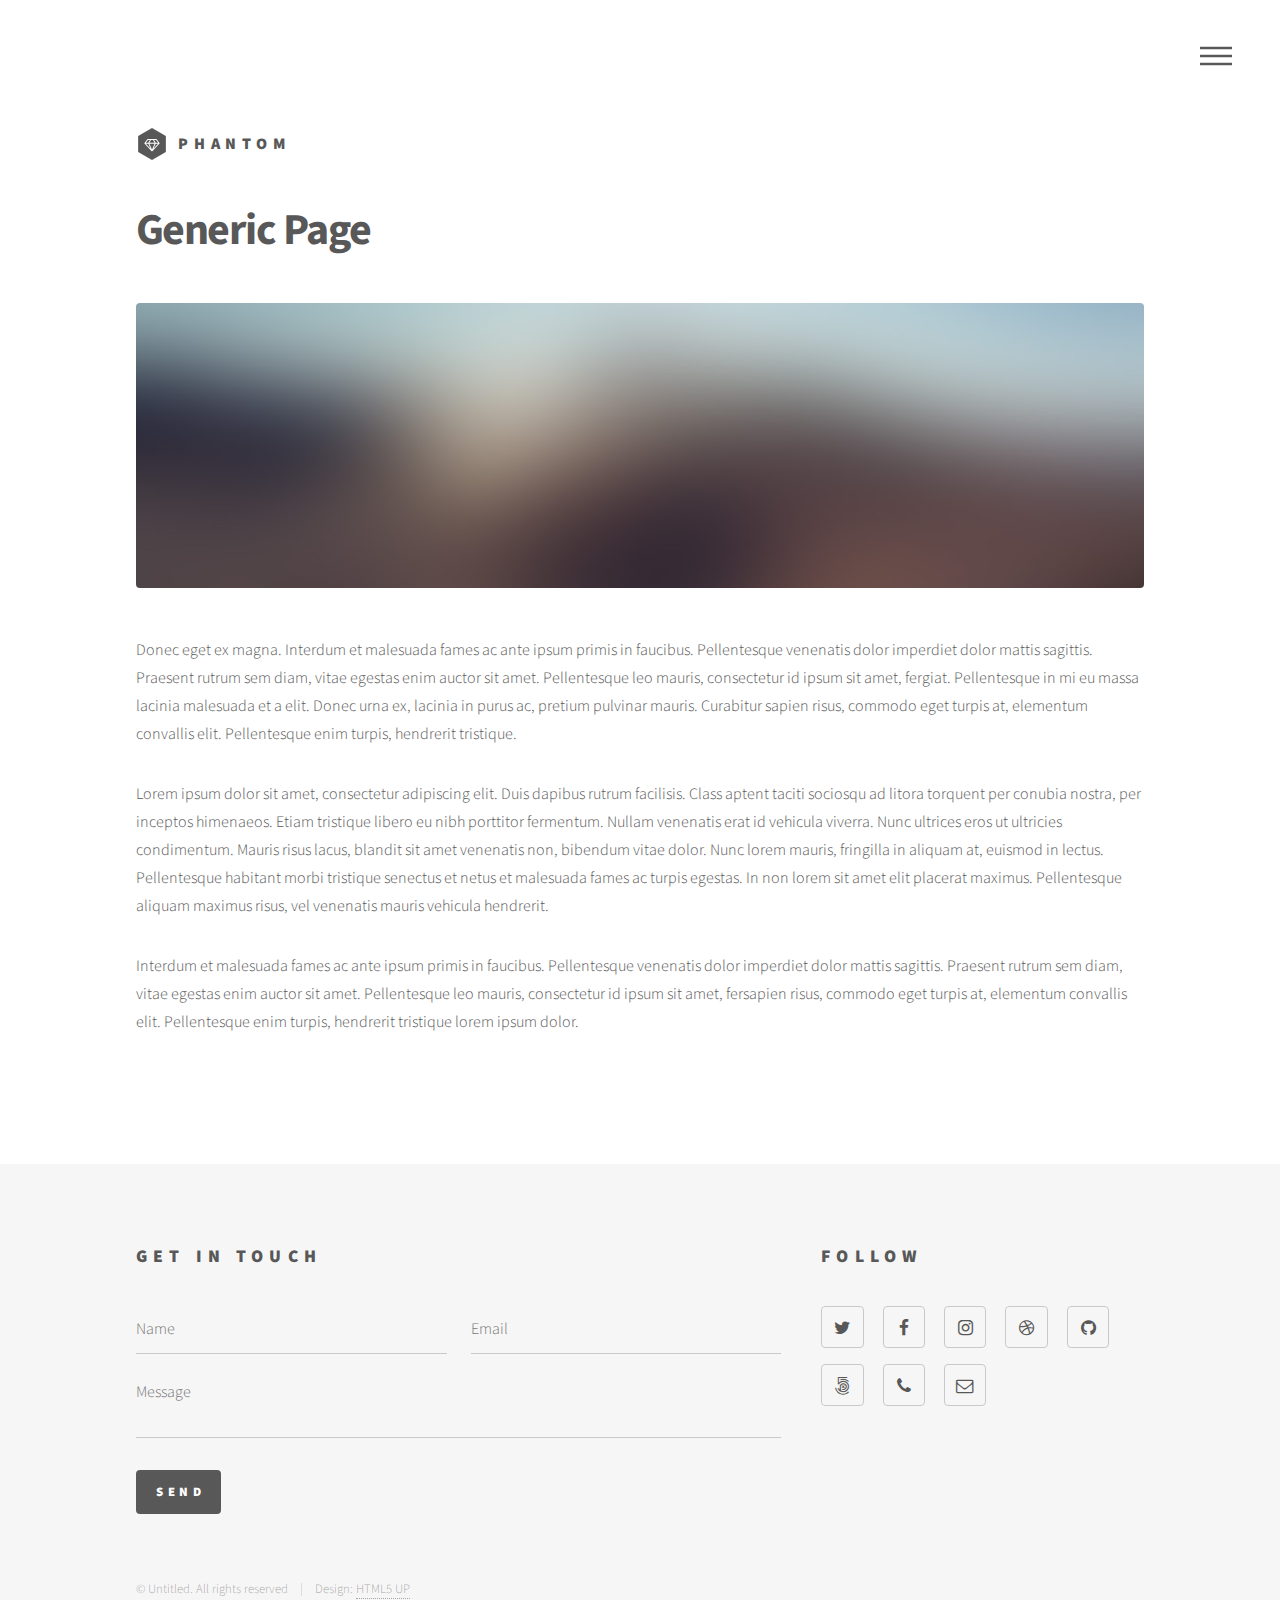
<file: generic.html>
<!DOCTYPE HTML>
<!--
	Phantom by HTML5 UP
	html5up.net | @ajlkn
	Free for personal and commercial use under the CCA 3.0 license (html5up.net/license)
-->
<html>
	<head>
		<title>Generic - Phantom by HTML5 UP</title>
		<meta charset="utf-8" />
		<meta name="viewport" content="width=device-width, initial-scale=1, user-scalable=no" />
		<link rel="stylesheet" href="assets/css/main.css" />
		<noscript><link rel="stylesheet" href="assets/css/noscript.css" /></noscript>
	</head>
	<body class="is-preload">
		<!-- Wrapper -->
			<div id="wrapper">

				<!-- Header -->
					<header id="header">
						<div class="inner">

							<!-- Logo -->
								<a href="index.html" class="logo">
									<span class="symbol"><img src="images/logo.svg" alt="" /></span><span class="title">Phantom</span>
								</a>

							<!-- Nav -->
								<nav>
									<ul>
										<li><a href="#menu">Menu</a></li>
									</ul>
								</nav>

						</div>
					</header>

				<!-- Menu -->
					<nav id="menu">
						<h2>Menu</h2>
						<ul>
							<li><a href="index.html">Home</a></li>
							<li><a href="generic.html">Ipsum veroeros</a></li>
							<li><a href="generic.html">Tempus etiam</a></li>
							<li><a href="generic.html">Consequat dolor</a></li>
							<li><a href="elements.html">Elements</a></li>
						</ul>
					</nav>

				<!-- Main -->
					<div id="main">
						<div class="inner">
							<h1>Generic Page</h1>
							<span class="image main"><img src="images/pic13.jpg" alt="" /></span>
							<p>Donec eget ex magna. Interdum et malesuada fames ac ante ipsum primis in faucibus. Pellentesque venenatis dolor imperdiet dolor mattis sagittis. Praesent rutrum sem diam, vitae egestas enim auctor sit amet. Pellentesque leo mauris, consectetur id ipsum sit amet, fergiat. Pellentesque in mi eu massa lacinia malesuada et a elit. Donec urna ex, lacinia in purus ac, pretium pulvinar mauris. Curabitur sapien risus, commodo eget turpis at, elementum convallis elit. Pellentesque enim turpis, hendrerit tristique.</p>
							<p>Lorem ipsum dolor sit amet, consectetur adipiscing elit. Duis dapibus rutrum facilisis. Class aptent taciti sociosqu ad litora torquent per conubia nostra, per inceptos himenaeos. Etiam tristique libero eu nibh porttitor fermentum. Nullam venenatis erat id vehicula viverra. Nunc ultrices eros ut ultricies condimentum. Mauris risus lacus, blandit sit amet venenatis non, bibendum vitae dolor. Nunc lorem mauris, fringilla in aliquam at, euismod in lectus. Pellentesque habitant morbi tristique senectus et netus et malesuada fames ac turpis egestas. In non lorem sit amet elit placerat maximus. Pellentesque aliquam maximus risus, vel venenatis mauris vehicula hendrerit.</p>
							<p>Interdum et malesuada fames ac ante ipsum primis in faucibus. Pellentesque venenatis dolor imperdiet dolor mattis sagittis. Praesent rutrum sem diam, vitae egestas enim auctor sit amet. Pellentesque leo mauris, consectetur id ipsum sit amet, fersapien risus, commodo eget turpis at, elementum convallis elit. Pellentesque enim turpis, hendrerit tristique lorem ipsum dolor.</p>
						</div>
					</div>

				<!-- Footer -->
					<footer id="footer">
						<div class="inner">
							<section>
								<h2>Get in touch</h2>
								<form method="post" action="#">
									<div class="fields">
										<div class="field half">
											<input type="text" name="name" id="name" placeholder="Name" />
										</div>
										<div class="field half">
											<input type="email" name="email" id="email" placeholder="Email" />
										</div>
										<div class="field">
											<textarea name="message" id="message" placeholder="Message"></textarea>
										</div>
									</div>
									<ul class="actions">
										<li><input type="submit" value="Send" class="primary" /></li>
									</ul>
								</form>
							</section>
							<section>
								<h2>Follow</h2>
								<ul class="icons">
									<li><a href="#" class="icon style2 fa-twitter"><span class="label">Twitter</span></a></li>
									<li><a href="#" class="icon style2 fa-facebook"><span class="label">Facebook</span></a></li>
									<li><a href="#" class="icon style2 fa-instagram"><span class="label">Instagram</span></a></li>
									<li><a href="#" class="icon style2 fa-dribbble"><span class="label">Dribbble</span></a></li>
									<li><a href="#" class="icon style2 fa-github"><span class="label">GitHub</span></a></li>
									<li><a href="#" class="icon style2 fa-500px"><span class="label">500px</span></a></li>
									<li><a href="#" class="icon style2 fa-phone"><span class="label">Phone</span></a></li>
									<li><a href="#" class="icon style2 fa-envelope-o"><span class="label">Email</span></a></li>
								</ul>
							</section>
							<ul class="copyright">
								<li>&copy; Untitled. All rights reserved</li><li>Design: <a href="http://html5up.net">HTML5 UP</a></li>
							</ul>
						</div>
					</footer>

			</div>

		<!-- Scripts -->
			<script src="assets/js/jquery.min.js"></script>
			<script src="assets/js/browser.min.js"></script>
			<script src="assets/js/breakpoints.min.js"></script>
			<script src="assets/js/util.js"></script>
			<script src="assets/js/main.js"></script>

	</body>
</html>
</file>
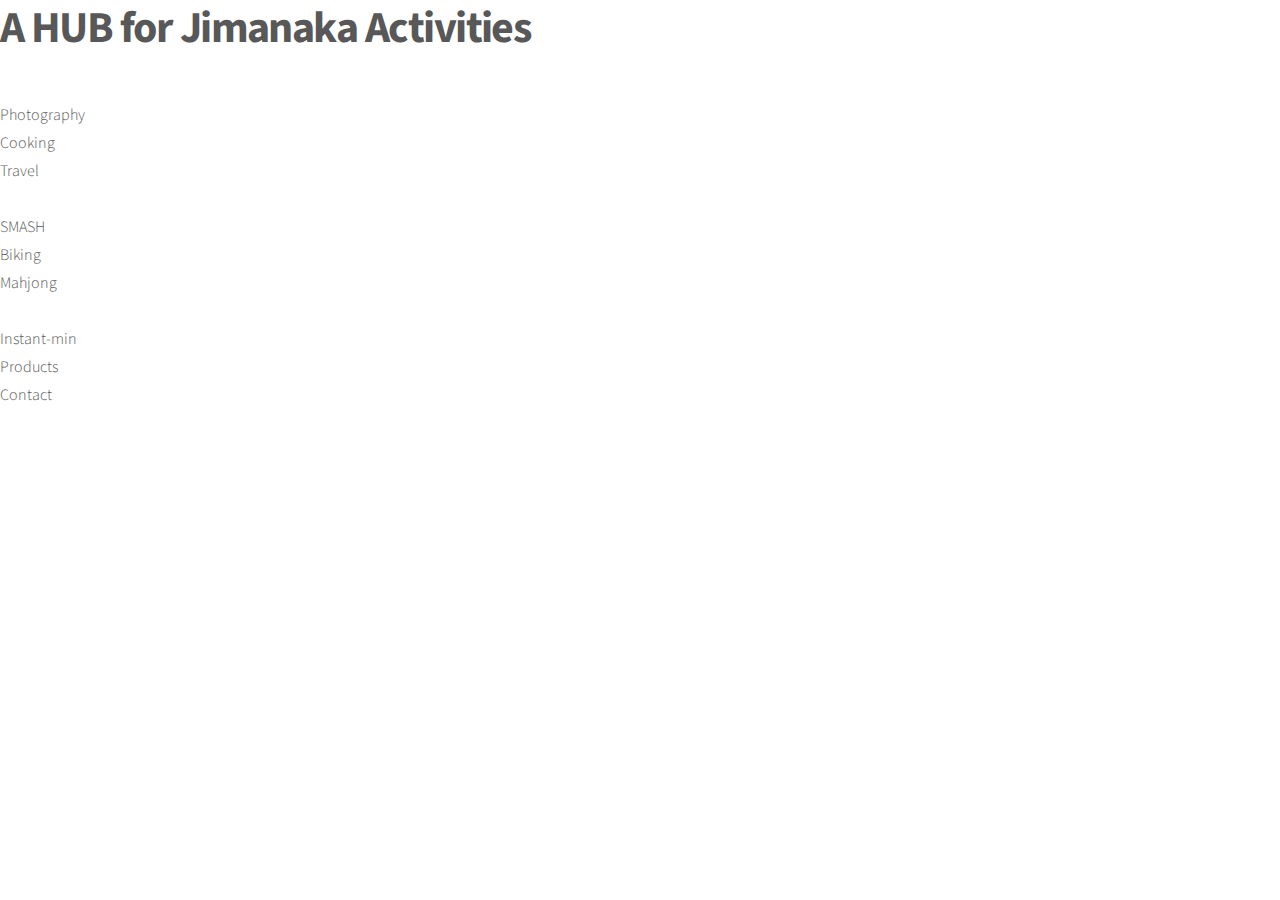
<file: index_temp.html>
<!DOCTYPE HTML>
<html>
  <head>
    <title>Jimanaka HUB</title>
    <meta charset="utf-8">
    <link rel="stylesheet" href="assets/css/main.css">
    
  
  </head>

  <body>
    <header>
      <h1>A HUB for Jimanaka Activities</h1>
    </header>
    <div class="links">
      <div class="top">
        <a href="photography/index.html" class="link"><div class="square activity left">Photography</div></a>
        <a href="cooking/index.html" class="link"><div class="square activity center">Cooking</div></a>
        <a href="travel/index.html" class="link"><div class="square activity right">Travel</div></a>
      </div>
      <br>
      <div class="middle">

        <a href="smash/index.html" class="link"><div class="square activity left">SMASH</div></a>
        
        <a href="bike/index.html" class="link"><div class="square activity center">Biking</div></a>
        
        <a href="mahjong/index.html" class="link"><div class="square activity right">Mahjong</div></a>
      </div>
      <br>
      <div class="bottom">
        <a href="instantmin/index.html" class="link"><div class="square activity left">Instant-min</div></a>
        <a href="products/index.html" class="link"><div class="square activity center">Products</div></a>
        <a href="contact.html" class="link"><div class="square activity right">Contact</div></a>
      </div>
        
    </div>
    
    <footer>
    
    </footer>
  
  </body>
</html>
</file>
<file: assets/css/noscript.css>
/*
	Phantom by HTML5 UP
	html5up.net | @ajlkn
	Free for personal and commercial use under the CCA 3.0 license (html5up.net/license)
*/

/* Tiles */

	body.is-preload .tiles article {
		-moz-transform: none;
		-webkit-transform: none;
		-ms-transform: none;
		transform: none;
		opacity: 1;
	}
</file>
<file: products/assets/css/noscript.css>
/*
	Multiverse by HTML5 UP
	html5up.net | @ajlkn
	Free for personal and commercial use under the CCA 3.0 license (html5up.net/license)
*/

/* Wrapper */

	body.is-preload #wrapper:before {
		display: none;
	}

/* Main */

	body.is-preload #main .thumb {
		pointer-events: auto;
		opacity: 1;
	}

/* Header */

	body.is-preload #header {
		-moz-transform: none;
		-webkit-transform: none;
		-ms-transform: none;
		transform: none;
	}
</file>
<file: assets/css/main.css>
@import url(font-awesome.min.css);
@import url("https://fonts.googleapis.com/css?family=Source+Sans+Pro:300,700,900");

/*
	Phantom by HTML5 UP
	html5up.net | @ajlkn
	Free for personal and commercial use under the CCA 3.0 license (html5up.net/license)
*/

html, body, div, span, applet, object,
iframe, h1, h2, h3, h4, h5, h6, p, blockquote,
pre, a, abbr, acronym, address, big, cite,
code, del, dfn, em, img, ins, kbd, q, s, samp,
small, strike, strong, sub, sup, tt, var, b,
u, i, center, dl, dt, dd, ol, ul, li, fieldset,
form, label, legend, table, caption, tbody,
tfoot, thead, tr, th, td, article, aside,
canvas, details, embed, figure, figcaption,
footer, header, hgroup, menu, nav, output, ruby,
section, summary, time, mark, audio, video {
	margin: 0;
	padding: 0;
	border: 0;
	font-size: 100%;
	font: inherit;
	vertical-align: baseline;}

article, aside, details, figcaption, figure,
footer, header, hgroup, menu, nav, section {
	display: block;}

body {
	line-height: 1;
}

ol, ul {
	list-style: none;
}

blockquote, q {
	quotes: none;
}

	blockquote:before, blockquote:after, q:before, q:after {
		content: '';
		content: none;
	}

table {
	border-collapse: collapse;
	border-spacing: 0;
}

body {
	-webkit-text-size-adjust: none;
}

mark {
	background-color: transparent;
	color: inherit;
}

input::-moz-focus-inner {
	border: 0;
	padding: 0;
}

input, select, textarea {
	-moz-appearance: none;
	-webkit-appearance: none;
	-ms-appearance: none;
	appearance: none;
}

/* Basic */

	@-ms-viewport {
		width: device-width;
	}

	body {
		-ms-overflow-style: scrollbar;
	}

	@media screen and (max-width: 480px) {

		html, body {
			min-width: 320px;
		}

	}

	html {
		box-sizing: border-box;
	}

	*, *:before, *:after {
		box-sizing: inherit;
	}

	body {
		background: #ffffff;
	}

		body.is-preload *, body.is-preload *:before, body.is-preload *:after {
			-moz-animation: none !important;
			-webkit-animation: none !important;
			-ms-animation: none !important;
			animation: none !important;
			-moz-transition: none !important;
			-webkit-transition: none !important;
			-ms-transition: none !important;
			transition: none !important;
		}

/* Type */

	body, input, select, textarea {
		color: #585858;
		font-family: "Source Sans Pro", Helvetica, sans-serif;
		font-size: 16pt;
		font-weight: 300;
		line-height: 1.75;
	}

		@media screen and (max-width: 1680px) {

			body, input, select, textarea {
				font-size: 14pt;
			}

		}

		@media screen and (max-width: 1280px) {

			body, input, select, textarea {
				font-size: 12pt;
			}

		}

	a {
		-moz-transition: border-bottom-color 0.2s ease, color 0.2s ease;
		-webkit-transition: border-bottom-color 0.2s ease, color 0.2s ease;
		-ms-transition: border-bottom-color 0.2s ease, color 0.2s ease;
		transition: border-bottom-color 0.2s ease, color 0.2s ease;
		text-decoration: none;
		color: #585858;
		border-bottom: dotted 1px rgba(88, 88, 88, 0.5);
	}

		a:hover {
			border-bottom-color: transparent;
			color: #f2849e !important;
		}

	strong, b {
		font-weight: 900;
	}

	em, i {
		font-style: italic;
	}

	p {
		margin: 0 0 2em 0;
	}

	h1 {
		font-size: 2.75em;
		font-weight: 700;
		line-height: 1.3;
		margin: 0 0 1em 0;
		letter-spacing: -0.035em;
	}

		h1 a {
			color: inherit;
		}

		@media screen and (max-width: 736px) {

			h1 {
				font-size: 2em;
				margin: 0 0 1em 0;
			}

		}

		@media screen and (max-width: 360px) {

			h1 {
				font-size: 1.75em;
			}

		}

	h2, h3, h4, h5, h6 {
		font-weight: 900;
		line-height: 1.5;
		margin: 0 0 2em 0;
		text-transform: uppercase;
		letter-spacing: 0.35em;
	}

		h2 a, h3 a, h4 a, h5 a, h6 a {
			color: inherit;
		}

	h2 {
		font-size: 1.1em;
	}

	h3 {
		font-size: 1em;
	}

	h4 {
		font-size: 0.8em;
	}

	h5 {
		font-size: 0.8em;
	}

	h6 {
		font-size: 0.8em;
	}

	@media screen and (max-width: 980px) {

		h1 br, h2 br, h3 br, h4 br, h5 br, h6 br {
			display: none;
		}

	}

	@media screen and (max-width: 736px) {

		h2 {
			font-size: 1em;
		}

		h3 {
			font-size: 0.8em;
		}

	}

	sub {
		font-size: 0.8em;
		position: relative;
		top: 0.5em;
	}

	sup {
		font-size: 0.8em;
		position: relative;
		top: -0.5em;
	}

	blockquote {
		border-left: solid 4px #c9c9c9;
		font-style: italic;
		margin: 0 0 2em 0;
		padding: 0.5em 0 0.5em 2em;
	}

	code {
		background: rgba(144, 144, 144, 0.075);
		border-radius: 4px;
		border: solid 1px #c9c9c9;
		font-family: "Courier New", monospace;
		font-size: 0.9em;
		margin: 0 0.25em;
		padding: 0.25em 0.65em;
	}

	pre {
		-webkit-overflow-scrolling: touch;
		font-family: "Courier New", monospace;
		font-size: 0.9em;
		margin: 0 0 2em 0;
	}

		pre code {
			display: block;
			line-height: 1.75;
			padding: 1em 1.5em;
			overflow-x: auto;
		}

	hr {
		border: 0;
		border-bottom: solid 1px #c9c9c9;
		margin: 2em 0;
	}

		hr.major {
			margin: 3em 0;
		}

	.align-left {
		text-align: left;
	}

	.align-center {
		text-align: center;
	}

	.align-right {
		text-align: right;
	}

/* Row */

	.row {
		display: flex;
		flex-wrap: wrap;
		box-sizing: border-box;
		align-items: stretch;
	}

		.row > * {
			box-sizing: border-box;
		}

		.row.gtr-uniform > * > :last-child {
			margin-bottom: 0;
		}

		.row.aln-left {
			justify-content: flex-start;
		}

		.row.aln-center {
			justify-content: center;
		}

		.row.aln-right {
			justify-content: flex-end;
		}

		.row.aln-top {
			align-items: flex-start;
		}

		.row.aln-middle {
			align-items: center;
		}

		.row.aln-bottom {
			align-items: flex-end;
		}

		.row > .imp {
			order: -1;
		}

		.row > .col-1 {
			width: 8.3333333333%;
		}

		.row > .off-1 {
			margin-left: 8.3333333333%;
		}

		.row > .col-2 {
			width: 16.6666666667%;
		}

		.row > .off-2 {
			margin-left: 16.6666666667%;
		}

		.row > .col-3 {
			width: 25%;
		}

		.row > .off-3 {
			margin-left: 25%;
		}

		.row > .col-4 {
			width: 33.3333333333%;
		}

		.row > .off-4 {
			margin-left: 33.3333333333%;
		}

		.row > .col-5 {
			width: 41.6666666667%;
		}

		.row > .off-5 {
			margin-left: 41.6666666667%;
		}

		.row > .col-6 {
			width: 50%;
		}

		.row > .off-6 {
			margin-left: 50%;
		}

		.row > .col-7 {
			width: 58.3333333333%;
		}

		.row > .off-7 {
			margin-left: 58.3333333333%;
		}

		.row > .col-8 {
			width: 66.6666666667%;
		}

		.row > .off-8 {
			margin-left: 66.6666666667%;
		}

		.row > .col-9 {
			width: 75%;
		}

		.row > .off-9 {
			margin-left: 75%;
		}

		.row > .col-10 {
			width: 83.3333333333%;
		}

		.row > .off-10 {
			margin-left: 83.3333333333%;
		}

		.row > .col-11 {
			width: 91.6666666667%;
		}

		.row > .off-11 {
			margin-left: 91.6666666667%;
		}

		.row > .col-12 {
			width: 100%;
		}

		.row > .off-12 {
			margin-left: 100%;
		}

		.row.gtr-0 {
			margin-top: 0;
			margin-left: 0em;
		}

			.row.gtr-0 > * {
				padding: 0 0 0 0em;
			}

			.row.gtr-0.gtr-uniform {
				margin-top: 0em;
			}

				.row.gtr-0.gtr-uniform > * {
					padding-top: 0em;
				}

		.row.gtr-25 {
			margin-top: 0;
			margin-left: -0.5em;
		}

			.row.gtr-25 > * {
				padding: 0 0 0 0.5em;
			}

			.row.gtr-25.gtr-uniform {
				margin-top: -0.5em;
			}

				.row.gtr-25.gtr-uniform > * {
					padding-top: 0.5em;
				}

		.row.gtr-50 {
			margin-top: 0;
			margin-left: -1em;
		}

			.row.gtr-50 > * {
				padding: 0 0 0 1em;
			}

			.row.gtr-50.gtr-uniform {
				margin-top: -1em;
			}

				.row.gtr-50.gtr-uniform > * {
					padding-top: 1em;
				}

		.row {
			margin-top: 0;
			margin-left: -2em;
		}

			.row > * {
				padding: 0 0 0 2em;
			}

			.row.gtr-uniform {
				margin-top: -2em;
			}

				.row.gtr-uniform > * {
					padding-top: 2em;
				}

		.row.gtr-150 {
			margin-top: 0;
			margin-left: -3em;
		}

			.row.gtr-150 > * {
				padding: 0 0 0 3em;
			}

			.row.gtr-150.gtr-uniform {
				margin-top: -3em;
			}

				.row.gtr-150.gtr-uniform > * {
					padding-top: 3em;
				}

		.row.gtr-200 {
			margin-top: 0;
			margin-left: -4em;
		}

			.row.gtr-200 > * {
				padding: 0 0 0 4em;
			}

			.row.gtr-200.gtr-uniform {
				margin-top: -4em;
			}

				.row.gtr-200.gtr-uniform > * {
					padding-top: 4em;
				}

		@media screen and (max-width: 1680px) {

			.row {
				display: flex;
				flex-wrap: wrap;
				box-sizing: border-box;
				align-items: stretch;
			}

				.row > * {
					box-sizing: border-box;
				}

				.row.gtr-uniform > * > :last-child {
					margin-bottom: 0;
				}

				.row.aln-left {
					justify-content: flex-start;
				}

				.row.aln-center {
					justify-content: center;
				}

				.row.aln-right {
					justify-content: flex-end;
				}

				.row.aln-top {
					align-items: flex-start;
				}

				.row.aln-middle {
					align-items: center;
				}

				.row.aln-bottom {
					align-items: flex-end;
				}

				.row > .imp-xlarge {
					order: -1;
				}

				.row > .col-1-xlarge {
					width: 8.3333333333%;
				}

				.row > .off-1-xlarge {
					margin-left: 8.3333333333%;
				}

				.row > .col-2-xlarge {
					width: 16.6666666667%;
				}

				.row > .off-2-xlarge {
					margin-left: 16.6666666667%;
				}

				.row > .col-3-xlarge {
					width: 25%;
				}

				.row > .off-3-xlarge {
					margin-left: 25%;
				}

				.row > .col-4-xlarge {
					width: 33.3333333333%;
				}

				.row > .off-4-xlarge {
					margin-left: 33.3333333333%;
				}

				.row > .col-5-xlarge {
					width: 41.6666666667%;
				}

				.row > .off-5-xlarge {
					margin-left: 41.6666666667%;
				}

				.row > .col-6-xlarge {
					width: 50%;
				}

				.row > .off-6-xlarge {
					margin-left: 50%;
				}

				.row > .col-7-xlarge {
					width: 58.3333333333%;
				}

				.row > .off-7-xlarge {
					margin-left: 58.3333333333%;
				}

				.row > .col-8-xlarge {
					width: 66.6666666667%;
				}

				.row > .off-8-xlarge {
					margin-left: 66.6666666667%;
				}

				.row > .col-9-xlarge {
					width: 75%;
				}

				.row > .off-9-xlarge {
					margin-left: 75%;
				}

				.row > .col-10-xlarge {
					width: 83.3333333333%;
				}

				.row > .off-10-xlarge {
					margin-left: 83.3333333333%;
				}

				.row > .col-11-xlarge {
					width: 91.6666666667%;
				}

				.row > .off-11-xlarge {
					margin-left: 91.6666666667%;
				}

				.row > .col-12-xlarge {
					width: 100%;
				}

				.row > .off-12-xlarge {
					margin-left: 100%;
				}

				.row.gtr-0 {
					margin-top: 0;
					margin-left: 0em;
				}

					.row.gtr-0 > * {
						padding: 0 0 0 0em;
					}

					.row.gtr-0.gtr-uniform {
						margin-top: 0em;
					}

						.row.gtr-0.gtr-uniform > * {
							padding-top: 0em;
						}

				.row.gtr-25 {
					margin-top: 0;
					margin-left: -0.5em;
				}

					.row.gtr-25 > * {
						padding: 0 0 0 0.5em;
					}

					.row.gtr-25.gtr-uniform {
						margin-top: -0.5em;
					}

						.row.gtr-25.gtr-uniform > * {
							padding-top: 0.5em;
						}

				.row.gtr-50 {
					margin-top: 0;
					margin-left: -1em;
				}

					.row.gtr-50 > * {
						padding: 0 0 0 1em;
					}

					.row.gtr-50.gtr-uniform {
						margin-top: -1em;
					}

						.row.gtr-50.gtr-uniform > * {
							padding-top: 1em;
						}

				.row {
					margin-top: 0;
					margin-left: -2em;
				}

					.row > * {
						padding: 0 0 0 2em;
					}

					.row.gtr-uniform {
						margin-top: -2em;
					}

						.row.gtr-uniform > * {
							padding-top: 2em;
						}

				.row.gtr-150 {
					margin-top: 0;
					margin-left: -3em;
				}

					.row.gtr-150 > * {
						padding: 0 0 0 3em;
					}

					.row.gtr-150.gtr-uniform {
						margin-top: -3em;
					}

						.row.gtr-150.gtr-uniform > * {
							padding-top: 3em;
						}

				.row.gtr-200 {
					margin-top: 0;
					margin-left: -4em;
				}

					.row.gtr-200 > * {
						padding: 0 0 0 4em;
					}

					.row.gtr-200.gtr-uniform {
						margin-top: -4em;
					}

						.row.gtr-200.gtr-uniform > * {
							padding-top: 4em;
						}

		}

		@media screen and (max-width: 1280px) {

			.row {
				display: flex;
				flex-wrap: wrap;
				box-sizing: border-box;
				align-items: stretch;
			}

				.row > * {
					box-sizing: border-box;
				}

				.row.gtr-uniform > * > :last-child {
					margin-bottom: 0;
				}

				.row.aln-left {
					justify-content: flex-start;
				}

				.row.aln-center {
					justify-content: center;
				}

				.row.aln-right {
					justify-content: flex-end;
				}

				.row.aln-top {
					align-items: flex-start;
				}

				.row.aln-middle {
					align-items: center;
				}

				.row.aln-bottom {
					align-items: flex-end;
				}

				.row > .imp-large {
					order: -1;
				}

				.row > .col-1-large {
					width: 8.3333333333%;
				}

				.row > .off-1-large {
					margin-left: 8.3333333333%;
				}

				.row > .col-2-large {
					width: 16.6666666667%;
				}

				.row > .off-2-large {
					margin-left: 16.6666666667%;
				}

				.row > .col-3-large {
					width: 25%;
				}

				.row > .off-3-large {
					margin-left: 25%;
				}

				.row > .col-4-large {
					width: 33.3333333333%;
				}

				.row > .off-4-large {
					margin-left: 33.3333333333%;
				}

				.row > .col-5-large {
					width: 41.6666666667%;
				}

				.row > .off-5-large {
					margin-left: 41.6666666667%;
				}

				.row > .col-6-large {
					width: 50%;
				}

				.row > .off-6-large {
					margin-left: 50%;
				}

				.row > .col-7-large {
					width: 58.3333333333%;
				}

				.row > .off-7-large {
					margin-left: 58.3333333333%;
				}

				.row > .col-8-large {
					width: 66.6666666667%;
				}

				.row > .off-8-large {
					margin-left: 66.6666666667%;
				}

				.row > .col-9-large {
					width: 75%;
				}

				.row > .off-9-large {
					margin-left: 75%;
				}

				.row > .col-10-large {
					width: 83.3333333333%;
				}

				.row > .off-10-large {
					margin-left: 83.3333333333%;
				}

				.row > .col-11-large {
					width: 91.6666666667%;
				}

				.row > .off-11-large {
					margin-left: 91.6666666667%;
				}

				.row > .col-12-large {
					width: 100%;
				}

				.row > .off-12-large {
					margin-left: 100%;
				}

				.row.gtr-0 {
					margin-top: 0;
					margin-left: 0em;
				}

					.row.gtr-0 > * {
						padding: 0 0 0 0em;
					}

					.row.gtr-0.gtr-uniform {
						margin-top: 0em;
					}

						.row.gtr-0.gtr-uniform > * {
							padding-top: 0em;
						}

				.row.gtr-25 {
					margin-top: 0;
					margin-left: -0.5em;
				}

					.row.gtr-25 > * {
						padding: 0 0 0 0.5em;
					}

					.row.gtr-25.gtr-uniform {
						margin-top: -0.5em;
					}

						.row.gtr-25.gtr-uniform > * {
							padding-top: 0.5em;
						}

				.row.gtr-50 {
					margin-top: 0;
					margin-left: -1em;
				}

					.row.gtr-50 > * {
						padding: 0 0 0 1em;
					}

					.row.gtr-50.gtr-uniform {
						margin-top: -1em;
					}

						.row.gtr-50.gtr-uniform > * {
							padding-top: 1em;
						}

				.row {
					margin-top: 0;
					margin-left: -2em;
				}

					.row > * {
						padding: 0 0 0 2em;
					}

					.row.gtr-uniform {
						margin-top: -2em;
					}

						.row.gtr-uniform > * {
							padding-top: 2em;
						}

				.row.gtr-150 {
					margin-top: 0;
					margin-left: -3em;
				}

					.row.gtr-150 > * {
						padding: 0 0 0 3em;
					}

					.row.gtr-150.gtr-uniform {
						margin-top: -3em;
					}

						.row.gtr-150.gtr-uniform > * {
							padding-top: 3em;
						}

				.row.gtr-200 {
					margin-top: 0;
					margin-left: -4em;
				}

					.row.gtr-200 > * {
						padding: 0 0 0 4em;
					}

					.row.gtr-200.gtr-uniform {
						margin-top: -4em;
					}

						.row.gtr-200.gtr-uniform > * {
							padding-top: 4em;
						}

		}

		@media screen and (max-width: 980px) {

			.row {
				display: flex;
				flex-wrap: wrap;
				box-sizing: border-box;
				align-items: stretch;
			}

				.row > * {
					box-sizing: border-box;
				}

				.row.gtr-uniform > * > :last-child {
					margin-bottom: 0;
				}

				.row.aln-left {
					justify-content: flex-start;
				}

				.row.aln-center {
					justify-content: center;
				}

				.row.aln-right {
					justify-content: flex-end;
				}

				.row.aln-top {
					align-items: flex-start;
				}

				.row.aln-middle {
					align-items: center;
				}

				.row.aln-bottom {
					align-items: flex-end;
				}

				.row > .imp-medium {
					order: -1;
				}

				.row > .col-1-medium {
					width: 8.3333333333%;
				}

				.row > .off-1-medium {
					margin-left: 8.3333333333%;
				}

				.row > .col-2-medium {
					width: 16.6666666667%;
				}

				.row > .off-2-medium {
					margin-left: 16.6666666667%;
				}

				.row > .col-3-medium {
					width: 25%;
				}

				.row > .off-3-medium {
					margin-left: 25%;
				}

				.row > .col-4-medium {
					width: 33.3333333333%;
				}

				.row > .off-4-medium {
					margin-left: 33.3333333333%;
				}

				.row > .col-5-medium {
					width: 41.6666666667%;
				}

				.row > .off-5-medium {
					margin-left: 41.6666666667%;
				}

				.row > .col-6-medium {
					width: 50%;
				}

				.row > .off-6-medium {
					margin-left: 50%;
				}

				.row > .col-7-medium {
					width: 58.3333333333%;
				}

				.row > .off-7-medium {
					margin-left: 58.3333333333%;
				}

				.row > .col-8-medium {
					width: 66.6666666667%;
				}

				.row > .off-8-medium {
					margin-left: 66.6666666667%;
				}

				.row > .col-9-medium {
					width: 75%;
				}

				.row > .off-9-medium {
					margin-left: 75%;
				}

				.row > .col-10-medium {
					width: 83.3333333333%;
				}

				.row > .off-10-medium {
					margin-left: 83.3333333333%;
				}

				.row > .col-11-medium {
					width: 91.6666666667%;
				}

				.row > .off-11-medium {
					margin-left: 91.6666666667%;
				}

				.row > .col-12-medium {
					width: 100%;
				}

				.row > .off-12-medium {
					margin-left: 100%;
				}

				.row.gtr-0 {
					margin-top: 0;
					margin-left: 0em;
				}

					.row.gtr-0 > * {
						padding: 0 0 0 0em;
					}

					.row.gtr-0.gtr-uniform {
						margin-top: 0em;
					}

						.row.gtr-0.gtr-uniform > * {
							padding-top: 0em;
						}

				.row.gtr-25 {
					margin-top: 0;
					margin-left: -0.375em;
				}

					.row.gtr-25 > * {
						padding: 0 0 0 0.375em;
					}

					.row.gtr-25.gtr-uniform {
						margin-top: -0.375em;
					}

						.row.gtr-25.gtr-uniform > * {
							padding-top: 0.375em;
						}

				.row.gtr-50 {
					margin-top: 0;
					margin-left: -0.75em;
				}

					.row.gtr-50 > * {
						padding: 0 0 0 0.75em;
					}

					.row.gtr-50.gtr-uniform {
						margin-top: -0.75em;
					}

						.row.gtr-50.gtr-uniform > * {
							padding-top: 0.75em;
						}

				.row {
					margin-top: 0;
					margin-left: -1.5em;
				}

					.row > * {
						padding: 0 0 0 1.5em;
					}

					.row.gtr-uniform {
						margin-top: -1.5em;
					}

						.row.gtr-uniform > * {
							padding-top: 1.5em;
						}

				.row.gtr-150 {
					margin-top: 0;
					margin-left: -2.25em;
				}

					.row.gtr-150 > * {
						padding: 0 0 0 2.25em;
					}

					.row.gtr-150.gtr-uniform {
						margin-top: -2.25em;
					}

						.row.gtr-150.gtr-uniform > * {
							padding-top: 2.25em;
						}

				.row.gtr-200 {
					margin-top: 0;
					margin-left: -3em;
				}

					.row.gtr-200 > * {
						padding: 0 0 0 3em;
					}

					.row.gtr-200.gtr-uniform {
						margin-top: -3em;
					}

						.row.gtr-200.gtr-uniform > * {
							padding-top: 3em;
						}

		}

		@media screen and (max-width: 736px) {

			.row {
				display: flex;
				flex-wrap: wrap;
				box-sizing: border-box;
				align-items: stretch;
			}

				.row > * {
					box-sizing: border-box;
				}

				.row.gtr-uniform > * > :last-child {
					margin-bottom: 0;
				}

				.row.aln-left {
					justify-content: flex-start;
				}

				.row.aln-center {
					justify-content: center;
				}

				.row.aln-right {
					justify-content: flex-end;
				}

				.row.aln-top {
					align-items: flex-start;
				}

				.row.aln-middle {
					align-items: center;
				}

				.row.aln-bottom {
					align-items: flex-end;
				}

				.row > .imp-small {
					order: -1;
				}

				.row > .col-1-small {
					width: 8.3333333333%;
				}

				.row > .off-1-small {
					margin-left: 8.3333333333%;
				}

				.row > .col-2-small {
					width: 16.6666666667%;
				}

				.row > .off-2-small {
					margin-left: 16.6666666667%;
				}

				.row > .col-3-small {
					width: 25%;
				}

				.row > .off-3-small {
					margin-left: 25%;
				}

				.row > .col-4-small {
					width: 33.3333333333%;
				}

				.row > .off-4-small {
					margin-left: 33.3333333333%;
				}

				.row > .col-5-small {
					width: 41.6666666667%;
				}

				.row > .off-5-small {
					margin-left: 41.6666666667%;
				}

				.row > .col-6-small {
					width: 50%;
				}

				.row > .off-6-small {
					margin-left: 50%;
				}

				.row > .col-7-small {
					width: 58.3333333333%;
				}

				.row > .off-7-small {
					margin-left: 58.3333333333%;
				}

				.row > .col-8-small {
					width: 66.6666666667%;
				}

				.row > .off-8-small {
					margin-left: 66.6666666667%;
				}

				.row > .col-9-small {
					width: 75%;
				}

				.row > .off-9-small {
					margin-left: 75%;
				}

				.row > .col-10-small {
					width: 83.3333333333%;
				}

				.row > .off-10-small {
					margin-left: 83.3333333333%;
				}

				.row > .col-11-small {
					width: 91.6666666667%;
				}

				.row > .off-11-small {
					margin-left: 91.6666666667%;
				}

				.row > .col-12-small {
					width: 100%;
				}

				.row > .off-12-small {
					margin-left: 100%;
				}

				.row.gtr-0 {
					margin-top: 0;
					margin-left: 0em;
				}

					.row.gtr-0 > * {
						padding: 0 0 0 0em;
					}

					.row.gtr-0.gtr-uniform {
						margin-top: 0em;
					}

						.row.gtr-0.gtr-uniform > * {
							padding-top: 0em;
						}

				.row.gtr-25 {
					margin-top: 0;
					margin-left: -0.25em;
				}

					.row.gtr-25 > * {
						padding: 0 0 0 0.25em;
					}

					.row.gtr-25.gtr-uniform {
						margin-top: -0.25em;
					}

						.row.gtr-25.gtr-uniform > * {
							padding-top: 0.25em;
						}

				.row.gtr-50 {
					margin-top: 0;
					margin-left: -0.5em;
				}

					.row.gtr-50 > * {
						padding: 0 0 0 0.5em;
					}

					.row.gtr-50.gtr-uniform {
						margin-top: -0.5em;
					}

						.row.gtr-50.gtr-uniform > * {
							padding-top: 0.5em;
						}

				.row {
					margin-top: 0;
					margin-left: -1em;
				}

					.row > * {
						padding: 0 0 0 1em;
					}

					.row.gtr-uniform {
						margin-top: -1em;
					}

						.row.gtr-uniform > * {
							padding-top: 1em;
						}

				.row.gtr-150 {
					margin-top: 0;
					margin-left: -1.5em;
				}

					.row.gtr-150 > * {
						padding: 0 0 0 1.5em;
					}

					.row.gtr-150.gtr-uniform {
						margin-top: -1.5em;
					}

						.row.gtr-150.gtr-uniform > * {
							padding-top: 1.5em;
						}

				.row.gtr-200 {
					margin-top: 0;
					margin-left: -2em;
				}

					.row.gtr-200 > * {
						padding: 0 0 0 2em;
					}

					.row.gtr-200.gtr-uniform {
						margin-top: -2em;
					}

						.row.gtr-200.gtr-uniform > * {
							padding-top: 2em;
						}

		}

		@media screen and (max-width: 480px) {

			.row {
				display: flex;
				flex-wrap: wrap;
				box-sizing: border-box;
				align-items: stretch;
			}

				.row > * {
					box-sizing: border-box;
				}

				.row.gtr-uniform > * > :last-child {
					margin-bottom: 0;
				}

				.row.aln-left {
					justify-content: flex-start;
				}

				.row.aln-center {
					justify-content: center;
				}

				.row.aln-right {
					justify-content: flex-end;
				}

				.row.aln-top {
					align-items: flex-start;
				}

				.row.aln-middle {
					align-items: center;
				}

				.row.aln-bottom {
					align-items: flex-end;
				}

				.row > .imp-xsmall {
					order: -1;
				}

				.row > .col-1-xsmall {
					width: 8.3333333333%;
				}

				.row > .off-1-xsmall {
					margin-left: 8.3333333333%;
				}

				.row > .col-2-xsmall {
					width: 16.6666666667%;
				}

				.row > .off-2-xsmall {
					margin-left: 16.6666666667%;
				}

				.row > .col-3-xsmall {
					width: 25%;
				}

				.row > .off-3-xsmall {
					margin-left: 25%;
				}

				.row > .col-4-xsmall {
					width: 33.3333333333%;
				}

				.row > .off-4-xsmall {
					margin-left: 33.3333333333%;
				}

				.row > .col-5-xsmall {
					width: 41.6666666667%;
				}

				.row > .off-5-xsmall {
					margin-left: 41.6666666667%;
				}

				.row > .col-6-xsmall {
					width: 50%;
				}

				.row > .off-6-xsmall {
					margin-left: 50%;
				}

				.row > .col-7-xsmall {
					width: 58.3333333333%;
				}

				.row > .off-7-xsmall {
					margin-left: 58.3333333333%;
				}

				.row > .col-8-xsmall {
					width: 66.6666666667%;
				}

				.row > .off-8-xsmall {
					margin-left: 66.6666666667%;
				}

				.row > .col-9-xsmall {
					width: 75%;
				}

				.row > .off-9-xsmall {
					margin-left: 75%;
				}

				.row > .col-10-xsmall {
					width: 83.3333333333%;
				}

				.row > .off-10-xsmall {
					margin-left: 83.3333333333%;
				}

				.row > .col-11-xsmall {
					width: 91.6666666667%;
				}

				.row > .off-11-xsmall {
					margin-left: 91.6666666667%;
				}

				.row > .col-12-xsmall {
					width: 100%;
				}

				.row > .off-12-xsmall {
					margin-left: 100%;
				}

				.row.gtr-0 {
					margin-top: 0;
					margin-left: 0em;
				}

					.row.gtr-0 > * {
						padding: 0 0 0 0em;
					}

					.row.gtr-0.gtr-uniform {
						margin-top: 0em;
					}

						.row.gtr-0.gtr-uniform > * {
							padding-top: 0em;
						}

				.row.gtr-25 {
					margin-top: 0;
					margin-left: -0.25em;
				}

					.row.gtr-25 > * {
						padding: 0 0 0 0.25em;
					}

					.row.gtr-25.gtr-uniform {
						margin-top: -0.25em;
					}

						.row.gtr-25.gtr-uniform > * {
							padding-top: 0.25em;
						}

				.row.gtr-50 {
					margin-top: 0;
					margin-left: -0.5em;
				}

					.row.gtr-50 > * {
						padding: 0 0 0 0.5em;
					}

					.row.gtr-50.gtr-uniform {
						margin-top: -0.5em;
					}

						.row.gtr-50.gtr-uniform > * {
							padding-top: 0.5em;
						}

				.row {
					margin-top: 0;
					margin-left: -1em;
				}

					.row > * {
						padding: 0 0 0 1em;
					}

					.row.gtr-uniform {
						margin-top: -1em;
					}

						.row.gtr-uniform > * {
							padding-top: 1em;
						}

				.row.gtr-150 {
					margin-top: 0;
					margin-left: -1.5em;
				}

					.row.gtr-150 > * {
						padding: 0 0 0 1.5em;
					}

					.row.gtr-150.gtr-uniform {
						margin-top: -1.5em;
					}

						.row.gtr-150.gtr-uniform > * {
							padding-top: 1.5em;
						}

				.row.gtr-200 {
					margin-top: 0;
					margin-left: -2em;
				}

					.row.gtr-200 > * {
						padding: 0 0 0 2em;
					}

					.row.gtr-200.gtr-uniform {
						margin-top: -2em;
					}

						.row.gtr-200.gtr-uniform > * {
							padding-top: 2em;
						}

		}

/* Section/Article */

	section.special, article.special {
		text-align: center;
	}

	header p {
		margin-top: -1em;
	}

	@media screen and (max-width: 736px) {

		header p {
			margin-top: 0;
		}

	}

/* Icon */

	.icon {
		text-decoration: none;
		border-bottom: none;
		position: relative;
	}

		.icon:before {
			-moz-osx-font-smoothing: grayscale;
			-webkit-font-smoothing: antialiased;
			font-family: FontAwesome;
			font-style: normal;
			font-weight: normal;
			text-transform: none !important;
		}

		.icon > .label {
			display: none;
		}

		.icon.style2 {
			-moz-transition: background-color 0.2s ease-in-out, color 0.2s ease-in-out, border-color 0.2s ease-in-out;
			-webkit-transition: background-color 0.2s ease-in-out, color 0.2s ease-in-out, border-color 0.2s ease-in-out;
			-ms-transition: background-color 0.2s ease-in-out, color 0.2s ease-in-out, border-color 0.2s ease-in-out;
			transition: background-color 0.2s ease-in-out, color 0.2s ease-in-out, border-color 0.2s ease-in-out;
			background-color: transparent;
			border: solid 1px #c9c9c9;
			border-radius: 4px;
			width: 2.65em;
			height: 2.65em;
			display: inline-block;
			text-align: center;
			line-height: 2.65em;
			color: inherit;
		}

			.icon.style2:before {
				font-size: 1.1em;
			}

			.icon.style2:hover {
				color: #f2849e;
				border-color: #f2849e;
			}

			.icon.style2:active {
				background-color: rgba(242, 132, 158, 0.1);
			}

/* List */

	ol {
		list-style: decimal;
		margin: 0 0 2em 0;
		padding-left: 1.25em;
	}

		ol li {
			padding-left: 0.25em;
		}

	ul {
		list-style: disc;
		margin: 0 0 2em 0;
		padding-left: 1em;
	}

		ul li {
			padding-left: 0.5em;
		}

		ul.alt {
			list-style: none;
			padding-left: 0;
		}

			ul.alt li {
				border-top: solid 1px #c9c9c9;
				padding: 0.5em 0;
			}

				ul.alt li:first-child {
					border-top: 0;
					padding-top: 0;
				}

	dl {
		margin: 0 0 2em 0;
	}

		dl dt {
			display: block;
			font-weight: 900;
			margin: 0 0 1em 0;
		}

		dl dd {
			margin-left: 2em;
		}

/* Actions */

	ul.actions {
		display: -moz-flex;
		display: -webkit-flex;
		display: -ms-flex;
		display: flex;
		cursor: default;
		list-style: none;
		margin-left: -1em;
		padding-left: 0;
	}

		ul.actions li {
			padding: 0 0 0 1em;
			vertical-align: middle;
		}

		ul.actions.special {
			-moz-justify-content: center;
			-webkit-justify-content: center;
			-ms-justify-content: center;
			justify-content: center;
			width: 100%;
			margin-left: 0;
		}

			ul.actions.special li:first-child {
				padding-left: 0;
			}

		ul.actions.stacked {
			-moz-flex-direction: column;
			-webkit-flex-direction: column;
			-ms-flex-direction: column;
			flex-direction: column;
			margin-left: 0;
		}

			ul.actions.stacked li {
				padding: 1.3em 0 0 0;
			}

				ul.actions.stacked li:first-child {
					padding-top: 0;
				}

		ul.actions.fit {
			width: calc(100% + 1em);
		}

			ul.actions.fit li {
				-moz-flex-grow: 1;
				-webkit-flex-grow: 1;
				-ms-flex-grow: 1;
				flex-grow: 1;
				-moz-flex-shrink: 1;
				-webkit-flex-shrink: 1;
				-ms-flex-shrink: 1;
				flex-shrink: 1;
				width: 100%;
			}

				ul.actions.fit li > * {
					width: 100%;
				}

			ul.actions.fit.stacked {
				width: 100%;
			}

		@media screen and (max-width: 480px) {

			ul.actions:not(.fixed) {
				-moz-flex-direction: column;
				-webkit-flex-direction: column;
				-ms-flex-direction: column;
				flex-direction: column;
				margin-left: 0;
				width: 100% !important;
			}

				ul.actions:not(.fixed) li {
					-moz-flex-grow: 1;
					-webkit-flex-grow: 1;
					-ms-flex-grow: 1;
					flex-grow: 1;
					-moz-flex-shrink: 1;
					-webkit-flex-shrink: 1;
					-ms-flex-shrink: 1;
					flex-shrink: 1;
					padding: 1em 0 0 0;
					text-align: center;
					width: 100%;
				}

					ul.actions:not(.fixed) li > * {
						width: 100%;
					}

					ul.actions:not(.fixed) li:first-child {
						padding-top: 0;
					}

					ul.actions:not(.fixed) li input[type="submit"],
					ul.actions:not(.fixed) li input[type="reset"],
					ul.actions:not(.fixed) li input[type="button"],
					ul.actions:not(.fixed) li button,
					ul.actions:not(.fixed) li .button {
						width: 100%;
					}

						ul.actions:not(.fixed) li input[type="submit"].icon:before,
						ul.actions:not(.fixed) li input[type="reset"].icon:before,
						ul.actions:not(.fixed) li input[type="button"].icon:before,
						ul.actions:not(.fixed) li button.icon:before,
						ul.actions:not(.fixed) li .button.icon:before {
							margin-left: -0.5rem;
						}

		}

/* Icons */

	ul.icons {
		cursor: default;
		list-style: none;
		padding-left: 0;
		margin: -1em 0 2em -1em;
	}

		ul.icons li {
			display: inline-block;
			padding: 1em 0 0 1em;
		}

/* Form */

	form {
		margin: 0 0 2em 0;
		overflow-x: hidden;
	}

		form > :last-child {
			margin-bottom: 0;
		}

		form > .fields {
			display: -moz-flex;
			display: -webkit-flex;
			display: -ms-flex;
			display: flex;
			-moz-flex-wrap: wrap;
			-webkit-flex-wrap: wrap;
			-ms-flex-wrap: wrap;
			flex-wrap: wrap;
			width: calc(100% + 3em);
			margin: -1.5em 0 2em -1.5em;
		}

			form > .fields > .field {
				-moz-flex-grow: 0;
				-webkit-flex-grow: 0;
				-ms-flex-grow: 0;
				flex-grow: 0;
				-moz-flex-shrink: 0;
				-webkit-flex-shrink: 0;
				-ms-flex-shrink: 0;
				flex-shrink: 0;
				padding: 1.5em 0 0 1.5em;
				width: calc(100% - 1.5em);
			}

				form > .fields > .field.half {
					width: calc(50% - 0.75em);
				}

				form > .fields > .field.third {
					width: calc(100%/3 - 0.5em);
				}

				form > .fields > .field.quarter {
					width: calc(25% - 0.375em);
				}

		@media screen and (max-width: 480px) {

			form > .fields {
				width: calc(100% + 3em);
				margin: -1.5em 0 2em -1.5em;
			}

				form > .fields > .field {
					padding: 1.5em 0 0 1.5em;
					width: calc(100% - 1.5em);
				}

					form > .fields > .field.half {
						width: calc(100% - 1.5em);
					}

					form > .fields > .field.third {
						width: calc(100% - 1.5em);
					}

					form > .fields > .field.quarter {
						width: calc(100% - 1.5em);
					}

		}

	label {
		display: block;
		font-size: 0.9em;
		font-weight: 900;
		margin: 0 0 1em 0;
	}

	input[type="text"],
	input[type="password"],
	input[type="email"],
	input[type="tel"],
	select,
	textarea {
		-moz-appearance: none;
		-webkit-appearance: none;
		-ms-appearance: none;
		appearance: none;
		background-color: transparent;
		border: none;
		border-radius: 0;
		border-bottom: solid 1px #c9c9c9;
		color: inherit;
		display: block;
		outline: 0;
		padding: 0;
		text-decoration: none;
		width: 100%;
	}

		input[type="text"]:invalid,
		input[type="password"]:invalid,
		input[type="email"]:invalid,
		input[type="tel"]:invalid,
		select:invalid,
		textarea:invalid {
			box-shadow: none;
		}

		input[type="text"]:focus,
		input[type="password"]:focus,
		input[type="email"]:focus,
		input[type="tel"]:focus,
		select:focus,
		textarea:focus {
			border-bottom-color: #f2849e;
			box-shadow: inset 0 -1px 0 0 #f2849e;
		}

	select {
		background-image: url("data:image/svg+xml;charset=utf8,%3Csvg xmlns='http://www.w3.org/2000/svg' width='40' height='40' preserveAspectRatio='none' viewBox='0 0 40 40'%3E%3Cpath d='M9.4,12.3l10.4,10.4l10.4-10.4c0.2-0.2,0.5-0.4,0.9-0.4c0.3,0,0.6,0.1,0.9,0.4l3.3,3.3c0.2,0.2,0.4,0.5,0.4,0.9 c0,0.4-0.1,0.6-0.4,0.9L20.7,31.9c-0.2,0.2-0.5,0.4-0.9,0.4c-0.3,0-0.6-0.1-0.9-0.4L4.3,17.3c-0.2-0.2-0.4-0.5-0.4-0.9 c0-0.4,0.1-0.6,0.4-0.9l3.3-3.3c0.2-0.2,0.5-0.4,0.9-0.4S9.1,12.1,9.4,12.3z' fill='%23c9c9c9' /%3E%3C/svg%3E");
		background-size: 1.25rem;
		background-repeat: no-repeat;
		background-position: calc(100% - 1rem) center;
		height: 3em;
		padding-right: 3em;
		text-overflow: ellipsis;
	}

		select option {
			background: #ffffff;
		}

		select:focus::-ms-value {
			background-color: transparent;
		}

		select::-ms-expand {
			display: none;
		}

	input[type="text"],
	input[type="password"],
	input[type="email"],
	select {
		height: 3em;
	}

	textarea {
		padding: 0;
		min-height: 3.75em;
	}

	input[type="checkbox"],
	input[type="radio"] {
		-moz-appearance: none;
		-webkit-appearance: none;
		-ms-appearance: none;
		appearance: none;
		display: block;
		float: left;
		margin-right: -2em;
		opacity: 0;
		width: 1em;
		z-index: -1;
	}

		input[type="checkbox"] + label,
		input[type="radio"] + label {
			text-decoration: none;
			color: #585858;
			cursor: pointer;
			display: inline-block;
			font-size: 1em;
			font-weight: 300;
			padding-left: 2.55em;
			padding-right: 0.75em;
			position: relative;
		}

			input[type="checkbox"] + label:before,
			input[type="radio"] + label:before {
				-moz-osx-font-smoothing: grayscale;
				-webkit-font-smoothing: antialiased;
				font-family: FontAwesome;
				font-style: normal;
				font-weight: normal;
				text-transform: none !important;
			}

			input[type="checkbox"] + label:before,
			input[type="radio"] + label:before {
				border-radius: 4px;
				border: solid 1px #c9c9c9;
				content: '';
				display: inline-block;
				height: 1.8em;
				left: 0;
				line-height: 1.725em;
				position: absolute;
				text-align: center;
				top: 0;
				width: 1.8em;
			}

		input[type="checkbox"]:checked + label:before,
		input[type="radio"]:checked + label:before {
			background: #585858;
			border-color: #585858;
			color: #ffffff;
			content: '\f00c';
		}

		input[type="checkbox"]:focus + label:before,
		input[type="radio"]:focus + label:before {
			border-color: #f2849e;
			box-shadow: 0 0 0 1px #f2849e;
		}

	input[type="checkbox"] + label:before {
		border-radius: 4px;
	}

	input[type="radio"] + label:before {
		border-radius: 100%;
	}

/* Box */

	.box {
		border-radius: 4px;
		border: solid 1px #c9c9c9;
		margin-bottom: 2em;
		padding: 1.5em;
	}

		.box > :last-child,
		.box > :last-child > :last-child,
		.box > :last-child > :last-child > :last-child {
			margin-bottom: 0;
		}

		.box.alt {
			border: 0;
			border-radius: 0;
			padding: 0;
		}

/* Image */

	.image {
		border-radius: 4px;
		border: 0;
		display: inline-block;
		position: relative;
	}

		.image img {
			border-radius: 4px;
			display: block;
		}

		.image.left, .image.right {
			max-width: 40%;
		}

			.image.left img, .image.right img {
				width: 100%;
			}

		.image.left {
			float: left;
			padding: 0 1.5em 1em 0;
			top: 0.25em;
		}

		.image.right {
			float: right;
			padding: 0 0 1em 1.5em;
			top: 0.25em;
		}

		.image.fit {
			display: block;
			margin: 0 0 2em 0;
			width: 100%;
		}

			.image.fit img {
				width: 100%;
			}

		.image.main {
			display: block;
			margin: 0 0 3em 0;
			width: 100%;
		}

			.image.main img {
				width: 100%;
			}

			@media screen and (max-width: 736px) {

				.image.main {
					margin: 0 0 2em 0;
				}

			}

/* Table */

	.table-wrapper {
		-webkit-overflow-scrolling: touch;
		overflow-x: auto;
	}

	table {
		margin: 0 0 2em 0;
		width: 100%;
	}

		table tbody tr {
			border: solid 1px #c9c9c9;
			border-left: 0;
			border-right: 0;
		}

			table tbody tr:nth-child(2n + 1) {
				background-color: rgba(144, 144, 144, 0.075);
			}

		table td {
			padding: 0.75em 0.75em;
		}

		table th {
			font-size: 0.9em;
			font-weight: 900;
			padding: 0 0.75em 0.75em 0.75em;
			text-align: left;
		}

		table thead {
			border-bottom: solid 2px #c9c9c9;
		}

		table tfoot {
			border-top: solid 2px #c9c9c9;
		}

		table.alt {
			border-collapse: separate;
		}

			table.alt tbody tr td {
				border: solid 1px #c9c9c9;
				border-left-width: 0;
				border-top-width: 0;
			}

				table.alt tbody tr td:first-child {
					border-left-width: 1px;
				}

			table.alt tbody tr:first-child td {
				border-top-width: 1px;
			}

			table.alt thead {
				border-bottom: 0;
			}

			table.alt tfoot {
				border-top: 0;
			}

/* Button */

	input[type="submit"],
	input[type="reset"],
	input[type="button"],
	button,
	.button {
		-moz-appearance: none;
		-webkit-appearance: none;
		-ms-appearance: none;
		appearance: none;
		-moz-transition: background-color 0.2s ease-in-out, color 0.2s ease-in-out, box-shadow 0.2s ease-in-out;
		-webkit-transition: background-color 0.2s ease-in-out, color 0.2s ease-in-out, box-shadow 0.2s ease-in-out;
		-ms-transition: background-color 0.2s ease-in-out, color 0.2s ease-in-out, box-shadow 0.2s ease-in-out;
		transition: background-color 0.2s ease-in-out, color 0.2s ease-in-out, box-shadow 0.2s ease-in-out;
		background-color: transparent;
		border-radius: 4px;
		border: 0;
		box-shadow: inset 0 0 0 2px #585858;
		color: #585858 !important;
		cursor: pointer;
		display: inline-block;
		font-size: 0.8em;
		font-weight: 900;
		height: 3.5em;
		letter-spacing: 0.35em;
		line-height: 3.45em;
		overflow: hidden;
		padding: 0 1.25em 0 1.6em;
		text-align: center;
		text-decoration: none;
		text-overflow: ellipsis;
		text-transform: uppercase;
		white-space: nowrap;
	}

		input[type="submit"].icon:before,
		input[type="reset"].icon:before,
		input[type="button"].icon:before,
		button.icon:before,
		.button.icon:before {
			margin-right: 0.5em;
		}

		input[type="submit"].fit,
		input[type="reset"].fit,
		input[type="button"].fit,
		button.fit,
		.button.fit {
			width: 100%;
		}

		input[type="submit"]:hover,
		input[type="reset"]:hover,
		input[type="button"]:hover,
		button:hover,
		.button:hover {
			color: #f2849e !important;
			box-shadow: inset 0 0 0 2px #f2849e;
		}

		input[type="submit"]:active,
		input[type="reset"]:active,
		input[type="button"]:active,
		button:active,
		.button:active {
			background-color: rgba(242, 132, 158, 0.1);
		}

		input[type="submit"].small,
		input[type="reset"].small,
		input[type="button"].small,
		button.small,
		.button.small {
			font-size: 0.6em;
		}

		input[type="submit"].large,
		input[type="reset"].large,
		input[type="button"].large,
		button.large,
		.button.large {
			font-size: 1em;
		}

		input[type="submit"].primary,
		input[type="reset"].primary,
		input[type="button"].primary,
		button.primary,
		.button.primary {
			box-shadow: none;
			background-color: #585858;
			color: #ffffff !important;
		}

			input[type="submit"].primary:hover,
			input[type="reset"].primary:hover,
			input[type="button"].primary:hover,
			button.primary:hover,
			.button.primary:hover {
				background-color: #f2849e;
			}

			input[type="submit"].primary:active,
			input[type="reset"].primary:active,
			input[type="button"].primary:active,
			button.primary:active,
			.button.primary:active {
				background-color: #ee5f81;
			}

		input[type="submit"].disabled, input[type="submit"]:disabled,
		input[type="reset"].disabled,
		input[type="reset"]:disabled,
		input[type="button"].disabled,
		input[type="button"]:disabled,
		button.disabled,
		button:disabled,
		.button.disabled,
		.button:disabled {
			pointer-events: none;
			opacity: 0.25;
		}

/* Tiles */

	.tiles {
		display: -moz-flex;
		display: -webkit-flex;
		display: -ms-flex;
		display: flex;
		-moz-flex-wrap: wrap;
		-webkit-flex-wrap: wrap;
		-ms-flex-wrap: wrap;
		flex-wrap: wrap;
		postiion: relative;
		margin: -2.5em 0 0 -2.5em;
	}

		.tiles article {
			-moz-transition: -moz-transform 0.5s ease, opacity 0.5s ease;
			-webkit-transition: -webkit-transform 0.5s ease, opacity 0.5s ease;
			-ms-transition: -ms-transform 0.5s ease, opacity 0.5s ease;
			transition: transform 0.5s ease, opacity 0.5s ease;
			position: relative;
			width: calc(33.3333333333% - 2.5em);
			margin: 2.5em 0 0 2.5em;
		}

			.tiles article > .image {
				-moz-transition: -moz-transform 0.5s ease;
				-webkit-transition: -webkit-transform 0.5s ease;
				-ms-transition: -ms-transform 0.5s ease;
				transition: transform 0.5s ease;
				position: relative;
				display: block;
				width: 100%;
				border-radius: 4px;
				overflow: hidden;
			}

				.tiles article > .image img {
					display: block;
					width: 100%;
				}

				.tiles article > .image:before {
					pointer-events: none;
					-moz-transition: background-color 0.5s ease, opacity 0.5s ease;
					-webkit-transition: background-color 0.5s ease, opacity 0.5s ease;
					-ms-transition: background-color 0.5s ease, opacity 0.5s ease;
					transition: background-color 0.5s ease, opacity 0.5s ease;
					content: '';
					display: block;
					position: absolute;
					top: 0;
					left: 0;
					width: 100%;
					height: 100%;
					opacity: 1.0;
					z-index: 1;
					opacity: 0.8;
				}

				.tiles article > .image:after {
					pointer-events: none;
					-moz-transition: opacity 0.5s ease;
					-webkit-transition: opacity 0.5s ease;
					-ms-transition: opacity 0.5s ease;
					transition: opacity 0.5s ease;
					content: '';
					display: block;
					position: absolute;
					top: 0;
					left: 0;
					width: 100%;
					height: 100%;
					background-image: url("data:image/svg+xml;charset=utf8,%3Csvg xmlns='http://www.w3.org/2000/svg' width='100' height='100' viewBox='0 0 100 100' preserveAspectRatio='none'%3E%3Cstyle%3Eline %7B stroke-width: 0.25px%3B stroke: %23ffffff%3B %7D%3C/style%3E%3Cline x1='0' y1='0' x2='100' y2='100' /%3E%3Cline x1='100' y1='0' x2='0' y2='100' /%3E%3C/svg%3E");
					background-position: center;
					background-repeat: no-repeat;
					background-size: 100% 100%;
					opacity: 0.25;
					z-index: 2;
				}

			.tiles article > a {
				display: -moz-flex;
				display: -webkit-flex;
				display: -ms-flex;
				display: flex;
				-moz-flex-direction: column;
				-webkit-flex-direction: column;
				-ms-flex-direction: column;
				flex-direction: column;
				-moz-align-items: center;
				-webkit-align-items: center;
				-ms-align-items: center;
				align-items: center;
				-moz-justify-content: center;
				-webkit-justify-content: center;
				-ms-justify-content: center;
				justify-content: center;
				-moz-transition: background-color 0.5s ease, -moz-transform 0.5s ease;
				-webkit-transition: background-color 0.5s ease, -webkit-transform 0.5s ease;
				-ms-transition: background-color 0.5s ease, -ms-transform 0.5s ease;
				transition: background-color 0.5s ease, transform 0.5s ease;
				position: absolute;
				top: 0;
				left: 0;
				width: 100%;
				height: 100%;
				padding: 1em;
				border-radius: 4px;
				border-bottom: 0;
				color: #ffffff;
				text-align: center;
				text-decoration: none;
				z-index: 3;
			}

				.tiles article > a > :last-child {
					margin: 0;
				}

				.tiles article > a:hover {
					color: #ffffff !important;
				}

				.tiles article > a h2 {
					margin: 0;
				}

				.tiles article > a .content {
					-moz-transition: max-height 0.5s ease, opacity 0.5s ease;
					-webkit-transition: max-height 0.5s ease, opacity 0.5s ease;
					-ms-transition: max-height 0.5s ease, opacity 0.5s ease;
					transition: max-height 0.5s ease, opacity 0.5s ease;
					width: 100%;
					max-height: 0;
					line-height: 1.5;
					margin-top: 0.35em;
					opacity: 0;
				}

					.tiles article > a .content > :last-child {
						margin-bottom: 0;
					}

			.tiles article.style1 > .image:before {
				background-color: #f2849e87;
			}

			.tiles article.style2 > .image:before {
				background-color: #7ecaf687;
			}

			.tiles article.style3 > .image:before {
				background-color: #7bd0c178;
			}

			.tiles article.style4 > .image:before {
				background-color: #c75b9b87;
			}

			.tiles article.style5 > .image:before {
				background-color: #ae85ca87;
			}

			.tiles article.style6 > .image:before {
				background-color: #8499e787;
			}

			body:not(.is-touch) .tiles article:hover > .image {
				-moz-transform: scale(1.1);
				-webkit-transform: scale(1.1);
				-ms-transform: scale(1.1);
				transform: scale(1.1);
			}

				body:not(.is-touch) .tiles article:hover > .image:before {
					background-color: #333333;
					opacity: 0.35;
				}

				body:not(.is-touch) .tiles article:hover > .image:after {
					opacity: 0;
				}

			body:not(.is-touch) .tiles article:hover .content {
				max-height: 15em;
				opacity: 1;
			}

		* + .tiles {
			margin-top: 2em;
		}

		body.is-preload .tiles article {
			-moz-transform: scale(0.9);
			-webkit-transform: scale(0.9);
			-ms-transform: scale(0.9);
			transform: scale(0.9);
			opacity: 0;
		}

		body.is-touch .tiles article .content {
			max-height: 15em;
			opacity: 1;
		}

		@media screen and (max-width: 1280px) {

			.tiles {
				margin: -1.25em 0 0 -1.25em;
			}

				.tiles article {
					width: calc(33.3333333333% - 1.25em);
					margin: 1.25em 0 0 1.25em;
				}

		}

		@media screen and (max-width: 980px) {

			.tiles {
				margin: -2.5em 0 0 -2.5em;
			}

				.tiles article {
					width: calc(50% - 2.5em);
					margin: 2.5em 0 0 2.5em;
				}

		}

		@media screen and (max-width: 736px) {

			.tiles {
				margin: -1.25em 0 0 -1.25em;
			}

				.tiles article {
					width: calc(50% - 1.25em);
					margin: 1.25em 0 0 1.25em;
				}

					.tiles article:hover > .image {
						-moz-transform: scale(1.0);
						-webkit-transform: scale(1.0);
						-ms-transform: scale(1.0);
						transform: scale(1.0);
					}

		}

		@media screen and (max-width: 480px) {

			.tiles {
				margin: 0;
			}

				.tiles article {
					width: 100%;
					margin: 1.25em 0 0 0;
				}

		}

/* Header */

	#header {
		padding: 8em 0 0.1em 0 ;
	}

		#header .logo {
			display: block;
			border-bottom: 0;
			color: inherit;
			font-weight: 900;
			letter-spacing: 0.35em;
			margin: 0 0 2.5em 0;
			text-decoration: none;
			text-transform: uppercase;
			display: inline-block;
		}

			#header .logo > * {
				display: inline-block;
				vertical-align: middle;
			}

			#header .logo .symbol {
				margin-right: 0.65em;
			}

				#header .logo .symbol img {
					display: block;
					width: 2em;
					height: 2em;
				}

		#header nav {
			position: fixed;
			right: 2em;
			top: 2em;
			z-index: 10000;
		}

			#header nav ul {
				display: -moz-flex;
				display: -webkit-flex;
				display: -ms-flex;
				display: flex;
				-moz-align-items: center;
				-webkit-align-items: center;
				-ms-align-items: center;
				align-items: center;
				list-style: none;
				margin: 0;
				padding: 0;
			}

				#header nav ul li {
					display: block;
					padding: 0;
				}

					#header nav ul li a {
						display: block;
						position: relative;
						height: 3em;
						line-height: 3em;
						padding: 0 1.5em;
						background-color: rgba(255, 255, 255, 0.5);
						border-radius: 4px;
						border: 0;
						font-size: 0.8em;
						font-weight: 900;
						letter-spacing: 0.35em;
						text-transform: uppercase;
					}

					#header nav ul li a[href="#menu"] {
						-webkit-tap-highlight-color: transparent;
						width: 4em;
						text-indent: 4em;
						font-size: 1em;
						overflow: hidden;
						padding: 0;
						white-space: nowrap;
					}

						#header nav ul li a[href="#menu"]:before, #header nav ul li a[href="#menu"]:after {
							-moz-transition: opacity 0.2s ease;
							-webkit-transition: opacity 0.2s ease;
							-ms-transition: opacity 0.2s ease;
							transition: opacity 0.2s ease;
							content: '';
							display: block;
							position: absolute;
							top: 0;
							left: 0;
							width: 100%;
							height: 100%;
							background-position: center;
							background-repeat: no-repeat;
							background-size: 2em 2em;
						}

						#header nav ul li a[href="#menu"]:before {
							background-image: url("data:image/svg+xml;charset=utf8,%3Csvg xmlns='http://www.w3.org/2000/svg' width='100' height='100' viewBox='0 0 100 100' preserveAspectRatio='none'%3E%3Cstyle%3Eline %7B stroke-width: 8px%3B stroke: %23f2849e%3B %7D%3C/style%3E%3Cline x1='0' y1='25' x2='100' y2='25' /%3E%3Cline x1='0' y1='50' x2='100' y2='50' /%3E%3Cline x1='0' y1='75' x2='100' y2='75' /%3E%3C/svg%3E");
							opacity: 0;
						}

						#header nav ul li a[href="#menu"]:after {
							background-image: url("data:image/svg+xml;charset=utf8,%3Csvg xmlns='http://www.w3.org/2000/svg' width='100' height='100' viewBox='0 0 100 100' preserveAspectRatio='none'%3E%3Cstyle%3Eline %7B stroke-width: 8px%3B stroke: %23585858%3B %7D%3C/style%3E%3Cline x1='0' y1='25' x2='100' y2='25' /%3E%3Cline x1='0' y1='50' x2='100' y2='50' /%3E%3Cline x1='0' y1='75' x2='100' y2='75' /%3E%3C/svg%3E");
							opacity: 1;
						}

						#header nav ul li a[href="#menu"]:hover:before {
							opacity: 1;
						}

						#header nav ul li a[href="#menu"]:hover:after {
							opacity: 0;
						}

		@media screen and (max-width: 736px) {

			#header {
				padding: 4em 0 0.1em 0 ;
			}

				#header nav {
					right: 0.5em;
					top: 0.5em;
				}

					#header nav ul li a[href="#menu"]:before, #header nav ul li a[href="#menu"]:after {
						background-size: 1.5em 1.5em;
					}

		}

/* Menu */

	#wrapper {
		-moz-transition: opacity 0.45s ease;
		-webkit-transition: opacity 0.45s ease;
		-ms-transition: opacity 0.45s ease;
		transition: opacity 0.45s ease;
		opacity: 1;
	}

	#menu {
		-moz-transform: translateX(22em);
		-webkit-transform: translateX(22em);
		-ms-transform: translateX(22em);
		transform: translateX(22em);
		-moz-transition: -moz-transform 0.45s ease, visibility 0.45s;
		-webkit-transition: -webkit-transform 0.45s ease, visibility 0.45s;
		-ms-transition: -ms-transform 0.45s ease, visibility 0.45s;
		transition: transform 0.45s ease, visibility 0.45s;
		position: fixed;
		top: 0;
		right: 0;
		width: 22em;
		max-width: 80%;
		height: 100%;
		-webkit-overflow-scrolling: touch;
		background: #585858;
		color: #ffffff;
		cursor: default;
		visibility: hidden;
		z-index: 10002;
	}

		#menu > .inner {
			-moz-transition: opacity 0.45s ease;
			-webkit-transition: opacity 0.45s ease;
			-ms-transition: opacity 0.45s ease;
			transition: opacity 0.45s ease;
			-webkit-overflow-scrolling: touch;
			position: absolute;
			top: 0;
			left: 0;
			width: 100%;
			height: 100%;
			padding: 2.75em;
			opacity: 0;
			overflow-y: auto;
		}

			#menu > .inner > ul {
				list-style: none;
				margin: 0 0 1em 0;
				padding: 0;
			}

				#menu > .inner > ul > li {
					padding: 0;
					border-top: solid 1px rgba(255, 255, 255, 0.15);
				}

					#menu > .inner > ul > li a {
						display: block;
						padding: 1em 0;
						line-height: 1.5;
						border: 0;
						color: inherit;
					}

					#menu > .inner > ul > li:first-child {
						border-top: 0;
						margin-top: -1em;
					}

		#menu > .close {
			-moz-transition: opacity 0.45s ease, -moz-transform 0.45s ease;
			-webkit-transition: opacity 0.45s ease, -webkit-transform 0.45s ease;
			-ms-transition: opacity 0.45s ease, -ms-transform 0.45s ease;
			transition: opacity 0.45s ease, transform 0.45s ease;
			-moz-transform: scale(0.25) rotate(180deg);
			-webkit-transform: scale(0.25) rotate(180deg);
			-ms-transform: scale(0.25) rotate(180deg);
			transform: scale(0.25) rotate(180deg);
			-webkit-tap-highlight-color: transparent;
			display: block;
			position: absolute;
			top: 2em;
			left: -6em;
			width: 6em;
			text-indent: 6em;
			height: 3em;
			border: 0;
			font-size: 1em;
			opacity: 0;
			overflow: hidden;
			padding: 0;
			white-space: nowrap;
		}

			#menu > .close:before, #menu > .close:after {
				-moz-transition: opacity 0.2s ease;
				-webkit-transition: opacity 0.2s ease;
				-ms-transition: opacity 0.2s ease;
				transition: opacity 0.2s ease;
				content: '';
				display: block;
				position: absolute;
				top: 0;
				left: 0;
				width: 100%;
				height: 100%;
				background-position: center;
				background-repeat: no-repeat;
				background-size: 2em 2em;
			}

			#menu > .close:before {
				background-image: url("data:image/svg+xml;charset=utf8,%3Csvg xmlns='http://www.w3.org/2000/svg' width='100' height='100' viewBox='0 0 100 100' preserveAspectRatio='none'%3E%3Cstyle%3Eline %7B stroke-width: 8px%3B stroke: %23f2849e%3B %7D%3C/style%3E%3Cline x1='15' y1='15' x2='85' y2='85' /%3E%3Cline x1='85' y1='15' x2='15' y2='85' /%3E%3C/svg%3E");
				opacity: 0;
			}

			#menu > .close:after {
				background-image: url("data:image/svg+xml;charset=utf8,%3Csvg xmlns='http://www.w3.org/2000/svg' width='100' height='100' viewBox='0 0 100 100' preserveAspectRatio='none'%3E%3Cstyle%3Eline %7B stroke-width: 8px%3B stroke: %23585858%3B %7D%3C/style%3E%3Cline x1='15' y1='15' x2='85' y2='85' /%3E%3Cline x1='85' y1='15' x2='15' y2='85' /%3E%3C/svg%3E");
				opacity: 1;
			}

			#menu > .close:hover:before {
				opacity: 1;
			}

			#menu > .close:hover:after {
				opacity: 0;
			}

		@media screen and (max-width: 736px) {

			#menu {
				-moz-transform: translateX(16.5em);
				-webkit-transform: translateX(16.5em);
				-ms-transform: translateX(16.5em);
				transform: translateX(16.5em);
				width: 16.5em;
			}

				#menu > .inner {
					padding: 2.75em 1.5em;
				}

				#menu > .close {
					top: 0.5em;
					left: -4.25em;
					width: 4.25em;
					text-indent: 4.25em;
				}

					#menu > .close:before, #menu > .close:after {
						background-size: 1.5em 1.5em;
					}

		}

	body.is-menu-visible #wrapper {
		pointer-events: none;
		cursor: default;
		opacity: 0.25;
	}

	body.is-menu-visible #menu {
		-moz-transform: translateX(0);
		-webkit-transform: translateX(0);
		-ms-transform: translateX(0);
		transform: translateX(0);
		visibility: visible;
	}

		body.is-menu-visible #menu > * {
			opacity: 1;
		}

		body.is-menu-visible #menu .close {
			-moz-transform: scale(1.0) rotate(0deg);
			-webkit-transform: scale(1.0) rotate(0deg);
			-ms-transform: scale(1.0) rotate(0deg);
			transform: scale(1.0) rotate(0deg);
			opacity: 1;
		}

/* Main */

	#main {
		padding: 0em 0 6em 0 ;
	}

		@media screen and (max-width: 736px) {

			#main {
				padding: 0em 0 4em 0 ;
			}

		}

/* Footer */

	#footer {
		padding: 5em 0 6em 0 ;
		background-color: #f6f6f6;
	}

		#footer > .inner {
			display: -moz-flex;
			display: -webkit-flex;
			display: -ms-flex;
			display: flex;
			-moz-flex-wrap: wrap;
			-webkit-flex-wrap: wrap;
			-ms-flex-wrap: wrap;
			flex-wrap: wrap;
			-moz-flex-direction: row;
			-webkit-flex-direction: row;
			-ms-flex-direction: row;
			flex-direction: row;
		}

			#footer > .inner > * > :last-child {
				margin-bottom: 0;
			}

			#footer > .inner section:nth-child(1) {
				width: calc(66% - 2.5em);
				margin-right: 2.5em;
			}

			#footer > .inner section:nth-child(2) {
				width: calc(33% - 2.5em);
				margin-left: 2.5em;
			}

			#footer > .inner .copyright {
				width: 100%;
				padding: 0;
				margin-top: 5em;
				list-style: none;
				font-size: 0.8em;
				color: rgba(88, 88, 88, 0.5);
			}

				#footer > .inner .copyright a {
					color: inherit;
				}

				#footer > .inner .copyright li {
					display: inline-block;
					border-left: solid 1px rgba(88, 88, 88, 0.15);
					line-height: 1;
					padding: 0 0 0 1em;
					margin: 0 0 0 1em;
				}

					#footer > .inner .copyright li:first-child {
						border-left: 0;
						padding-left: 0;
						margin-left: 0;
					}

		@media screen and (max-width: 1280px) {

			#footer {
				padding: 5em 0 3em 0 ;
			}

				#footer > .inner section:nth-child(1) {
					width: calc(66% - 1.25em);
					margin-right: 1.25em;
				}

				#footer > .inner section:nth-child(2) {
					width: calc(33% - 1.25em);
					margin-left: 1.25em;
				}

		}

		@media screen and (max-width: 980px) {

			#footer > .inner section:nth-child(1) {
				width: 66%;
				margin-right: 0;
			}

			#footer > .inner section:nth-child(2) {
				width: calc(33% - 2.5em);
				margin-left: 2.5em;
			}

		}

		@media screen and (max-width: 736px) {

			#footer {
				padding: 3em 0 1em 0 ;
			}

				#footer > .inner {
					-moz-flex-direction: column;
					-webkit-flex-direction: column;
					-ms-flex-direction: column;
					flex-direction: column;
				}

					#footer > .inner section:nth-child(1) {
						width: 100%;
						margin-right: 0;
						margin: 3em 0 0 0;
					}

					#footer > .inner section:nth-child(2) {
						-moz-order: -1;
						-webkit-order: -1;
						-ms-order: -1;
						order: -1;
						width: 100%;
						margin-left: 0;
					}

					#footer > .inner .copyright {
						margin-top: 3em;
					}

		}

		@media screen and (max-width: 480px) {

			#footer > .inner .copyright {
				margin-top: 3em;
			}

				#footer > .inner .copyright li {
					border-left: 0;
					padding-left: 0;
					margin: 0.75em 0 0 0;
					display: block;
					line-height: inherit;
				}

					#footer > .inner .copyright li:first-child {
						margin-top: 0;
					}

		}

/* Wrapper */

	#wrapper > * > .inner {
		width: 100%;
		max-width: 68em;
		margin: 0 auto;
		padding: 0 2.5em;
	}

		@media screen and (max-width: 736px) {

			#wrapper > * > .inner {
				padding: 0 1.25em;
			}

		}
</file>
<file: products/assets/css/main.css>
@import url(font-awesome.min.css);
@import url("https://fonts.googleapis.com/css?family=Source+Sans+Pro:300,300italic,400,400italic");

/*
	Multiverse by HTML5 UP
	html5up.net | @ajlkn
	Free for personal and commercial use under the CCA 3.0 license (html5up.net/license)
*/

@-moz-keyframes spinner {
	0% {
		-moz-transform: rotate(0deg);
		-webkit-transform: rotate(0deg);
		-ms-transform: rotate(0deg);
		transform: rotate(0deg);
	}

	100% {
		-moz-transform: rotate(359deg);
		-webkit-transform: rotate(359deg);
		-ms-transform: rotate(359deg);
		transform: rotate(359deg);
	}
}

@-webkit-keyframes spinner {
	0% {
		-moz-transform: rotate(0deg);
		-webkit-transform: rotate(0deg);
		-ms-transform: rotate(0deg);
		transform: rotate(0deg);
	}

	100% {
		-moz-transform: rotate(359deg);
		-webkit-transform: rotate(359deg);
		-ms-transform: rotate(359deg);
		transform: rotate(359deg);
	}
}

@-ms-keyframes spinner {
	0% {
		-moz-transform: rotate(0deg);
		-webkit-transform: rotate(0deg);
		-ms-transform: rotate(0deg);
		transform: rotate(0deg);
	}

	100% {
		-moz-transform: rotate(359deg);
		-webkit-transform: rotate(359deg);
		-ms-transform: rotate(359deg);
		transform: rotate(359deg);
	}
}

@keyframes spinner {
	0% {
		-moz-transform: rotate(0deg);
		-webkit-transform: rotate(0deg);
		-ms-transform: rotate(0deg);
		transform: rotate(0deg);
	}

	100% {
		-moz-transform: rotate(359deg);
		-webkit-transform: rotate(359deg);
		-ms-transform: rotate(359deg);
		transform: rotate(359deg);
	}
}

html, body, div, span, applet, object,
iframe, h1, h2, h3, h4, h5, h6, p, blockquote,
pre, a, abbr, acronym, address, big, cite,
code, del, dfn, em, img, ins, kbd, q, s, samp,
small, strike, strong, sub, sup, tt, var, b,
u, i, center, dl, dt, dd, ol, ul, li, fieldset,
form, label, legend, table, caption, tbody,
tfoot, thead, tr, th, td, article, aside,
canvas, details, embed, figure, figcaption,
footer, header, hgroup, menu, nav, output, ruby,
section, summary, time, mark, audio, video {
	margin: 0;
	padding: 0;
	border: 0;
	font-size: 100%;
	font: inherit;
	vertical-align: baseline;}

article, aside, details, figcaption, figure,
footer, header, hgroup, menu, nav, section {
	display: block;}

body {
	line-height: 1;
}

ol, ul {
	list-style: none;
}

blockquote, q {
	quotes: none;
}

	blockquote:before, blockquote:after, q:before, q:after {
		content: '';
		content: none;
	}

table {
	border-collapse: collapse;
	border-spacing: 0;
}

body {
	-webkit-text-size-adjust: none;
}

mark {
	background-color: transparent;
	color: inherit;
}

input::-moz-focus-inner {
	border: 0;
	padding: 0;
}

input, select, textarea {
	-moz-appearance: none;
	-webkit-appearance: none;
	-ms-appearance: none;
	appearance: none;
}

/* Basic */

	@-ms-viewport {
		width: device-width;
	}

	body {
		-ms-overflow-style: scrollbar;
	}

	@media screen and (max-width: 480px) {

		html, body {
			min-width: 320px;
		}

	}

	html {
		box-sizing: border-box;
	}

	*, *:before, *:after {
		box-sizing: inherit;
	}

	body {
		background: #242629;
	}

		body.is-preload *, body.is-preload *:before, body.is-preload *:after {
			-moz-animation: none !important;
			-webkit-animation: none !important;
			-ms-animation: none !important;
			animation: none !important;
			-moz-transition: none !important;
			-webkit-transition: none !important;
			-ms-transition: none !important;
			transition: none !important;
		}

		body.is-resizing *, body.is-resizing *:before, body.is-resizing *:after {
			-moz-animation: none !important;
			-webkit-animation: none !important;
			-ms-animation: none !important;
			animation: none !important;
			-moz-transition: none !important;
			-webkit-transition: none !important;
			-ms-transition: none !important;
			transition: none !important;
		}

/* Type */

	body, input, select, textarea {
		color: #a0a0a1;
		font-family: "Source Sans Pro", Helvetica, sans-serif;
		font-size: 15pt;
		font-weight: 300;
		letter-spacing: 0.025em;
		line-height: 1.65;
	}

		@media screen and (max-width: 1680px) {

			body, input, select, textarea {
				font-size: 11pt;
			}

		}

	a {
		-moz-transition: color 0.2s ease-in-out, border-bottom-color 0.2s ease-in-out;
		-webkit-transition: color 0.2s ease-in-out, border-bottom-color 0.2s ease-in-out;
		-ms-transition: color 0.2s ease-in-out, border-bottom-color 0.2s ease-in-out;
		transition: color 0.2s ease-in-out, border-bottom-color 0.2s ease-in-out;
		border-bottom: dotted 1px;
		color: #34a58e;
		text-decoration: none;
	}

		a:hover {
			border-bottom-color: transparent;
			color: #34a58e !important;
		}

	strong, b {
		color: #ffffff;
		font-weight: 300;
	}

	em, i {
		font-style: italic;
	}

	p {
		margin: 0 0 2em 0;
	}

	h1, h2, h3, h4, h5, h6 {
		color: #ffffff;
		font-weight: 300;
		letter-spacing: 0.1em;
		line-height: 1.5;
		margin: 0 0 1em 0;
		text-transform: uppercase;
	}

		h1 a, h2 a, h3 a, h4 a, h5 a, h6 a {
			color: inherit;
			text-decoration: none;
		}

	h1 {
		font-size: 2em;
	}

	h2 {
		font-size: 1.25em;
	}

	h3 {
		font-size: 1.1em;
	}

	h4 {
		font-size: 1em;
	}

	h5 {
		font-size: 0.9em;
	}

	h6 {
		font-size: 0.7em;
	}

	@media screen and (max-width: 736px) {

		h2 {
			font-size: 1em;
		}

		h3 {
			font-size: 0.9em;
		}

		h4 {
			font-size: 0.8em;
		}

		h5 {
			font-size: 0.7em;
		}

		h6 {
			font-size: 0.7em;
		}

	}

	sub {
		font-size: 0.8em;
		position: relative;
		top: 0.5em;
	}

	sup {
		font-size: 0.8em;
		position: relative;
		top: -0.5em;
	}

	blockquote {
		border-left: 4px #36383c;
		font-style: italic;
		margin: 0 0 2em 0;
		padding: 0.5em 0 0.5em 2em;
	}

	code {
		background: #34363b;
		border: solid 1px #36383c;
		font-family: "Courier New", monospace;
		font-size: 0.9em;
		margin: 0 0.25em;
		padding: 0.25em 0.65em;
	}

	pre {
		-webkit-overflow-scrolling: touch;
		font-family: "Courier New", monospace;
		font-size: 0.9em;
		margin: 0 0 2em 0;
	}

		pre code {
			display: block;
			line-height: 1.75;
			padding: 1em 1.5em;
			overflow-x: auto;
		}

	hr {
		border: 0;
		border-bottom: solid 1px #36383c;
		margin: 2em 0;
	}

		hr.major {
			margin: 3em 0;
		}

	.align-left {
		text-align: left;
	}

	.align-center {
		text-align: center;
	}

	.align-right {
		text-align: right;
	}

/* Button */

	input[type="submit"],
	input[type="reset"],
	input[type="button"],
	button,
	.button {
		-moz-appearance: none;
		-webkit-appearance: none;
		-ms-appearance: none;
		appearance: none;
		-moz-transition: background-color 0.2s ease-in-out, box-shadow 0.2s ease-in-out, color 0.2s ease-in-out;
		-webkit-transition: background-color 0.2s ease-in-out, box-shadow 0.2s ease-in-out, color 0.2s ease-in-out;
		-ms-transition: background-color 0.2s ease-in-out, box-shadow 0.2s ease-in-out, color 0.2s ease-in-out;
		transition: background-color 0.2s ease-in-out, box-shadow 0.2s ease-in-out, color 0.2s ease-in-out;
		background-color: transparent;
		border: 0;
		border-radius: 0;
		box-shadow: inset 0 0 0 2px #36383c;
		color: #ffffff !important;
		cursor: pointer;
		display: inline-block;
		font-size: 0.9em;
		font-weight: 300;
		height: 3.0555555556em;
		letter-spacing: 0.1em;
		line-height: 3.0555555556em;
		padding: 0 2.5em;
		text-align: center;
		text-decoration: none;
		text-transform: uppercase;
		white-space: nowrap;
	}

		input[type="submit"]:hover,
		input[type="reset"]:hover,
		input[type="button"]:hover,
		button:hover,
		.button:hover {
			box-shadow: inset 0 0 0 2px #34a58e;
			color: #34a58e !important;
		}

			input[type="submit"]:hover:active,
			input[type="reset"]:hover:active,
			input[type="button"]:hover:active,
			button:hover:active,
			.button:hover:active {
				background-color: rgba(52, 165, 142, 0.15);
				color: #34a58e !important;
			}

		input[type="submit"].icon,
		input[type="reset"].icon,
		input[type="button"].icon,
		button.icon,
		.button.icon {
			padding-left: 1.35em;
		}

			input[type="submit"].icon:before,
			input[type="reset"].icon:before,
			input[type="button"].icon:before,
			button.icon:before,
			.button.icon:before {
				margin-right: 0.5em;
			}

		input[type="submit"].fit,
		input[type="reset"].fit,
		input[type="button"].fit,
		button.fit,
		.button.fit {
			width: 100%;
		}

		input[type="submit"].small,
		input[type="reset"].small,
		input[type="button"].small,
		button.small,
		.button.small {
			font-size: 0.8em;
		}

		input[type="submit"].large,
		input[type="reset"].large,
		input[type="button"].large,
		button.large,
		.button.large {
			font-size: 1.35em;
		}

		input[type="submit"].primary,
		input[type="reset"].primary,
		input[type="button"].primary,
		button.primary,
		.button.primary {
			background-color: #34a58e;
			box-shadow: none;
		}

			input[type="submit"].primary:hover,
			input[type="reset"].primary:hover,
			input[type="button"].primary:hover,
			button.primary:hover,
			.button.primary:hover {
				background-color: #47c5ab;
				color: #ffffff !important;
			}

				input[type="submit"].primary:hover:active,
				input[type="reset"].primary:hover:active,
				input[type="button"].primary:hover:active,
				button.primary:hover:active,
				.button.primary:hover:active {
					background-color: #287e6d;
				}

		input[type="submit"].disabled, input[type="submit"]:disabled,
		input[type="reset"].disabled,
		input[type="reset"]:disabled,
		input[type="button"].disabled,
		input[type="button"]:disabled,
		button.disabled,
		button:disabled,
		.button.disabled,
		.button:disabled {
			pointer-events: none;
			opacity: 0.35;
		}

/* Form */

	form {
		margin: 0 0 2em 0;
	}

		form > :last-child {
			margin-bottom: 0;
		}

		form > .fields {
			display: -moz-flex;
			display: -webkit-flex;
			display: -ms-flex;
			display: flex;
			-moz-flex-wrap: wrap;
			-webkit-flex-wrap: wrap;
			-ms-flex-wrap: wrap;
			flex-wrap: wrap;
			width: calc(100% + 3em);
			margin: -1.5em 0 2em -1.5em;
		}

			form > .fields > .field {
				-moz-flex-grow: 0;
				-webkit-flex-grow: 0;
				-ms-flex-grow: 0;
				flex-grow: 0;
				-moz-flex-shrink: 0;
				-webkit-flex-shrink: 0;
				-ms-flex-shrink: 0;
				flex-shrink: 0;
				padding: 1.5em 0 0 1.5em;
				width: calc(100% - 1.5em);
			}

				form > .fields > .field.half {
					width: calc(50% - 0.75em);
				}

				form > .fields > .field.third {
					width: calc(100%/3 - 0.5em);
				}

				form > .fields > .field.quarter {
					width: calc(25% - 0.375em);
				}

		@media screen and (max-width: 736px) {

			form > .fields {
				width: calc(100% + 3em);
				margin: -1.5em 0 2em -1.5em;
			}

				form > .fields > .field {
					padding: 1.5em 0 0 1.5em;
					width: calc(100% - 1.5em);
				}

					form > .fields > .field.half {
						width: calc(100% - 1.5em);
					}

					form > .fields > .field.third {
						width: calc(100% - 1.5em);
					}

					form > .fields > .field.quarter {
						width: calc(100% - 1.5em);
					}

		}

	label {
		color: #ffffff;
		display: block;
		font-size: 0.9em;
		font-weight: 300;
		margin: 0 0 1em 0;
	}

	input[type="text"],
	input[type="password"],
	input[type="email"],
	input[type="tel"],
	input[type="search"],
	input[type="url"],
	select,
	textarea {
		-moz-appearance: none;
		-webkit-appearance: none;
		-ms-appearance: none;
		appearance: none;
		background: #34363b;
		border: 0;
		border-radius: 0;
		color: #a0a0a1;
		display: block;
		outline: 0;
		padding: 0 1em;
		text-decoration: none;
		width: 100%;
	}

		input[type="text"]:invalid,
		input[type="password"]:invalid,
		input[type="email"]:invalid,
		input[type="tel"]:invalid,
		input[type="search"]:invalid,
		input[type="url"]:invalid,
		select:invalid,
		textarea:invalid {
			box-shadow: none;
		}

		input[type="text"]:focus,
		input[type="password"]:focus,
		input[type="email"]:focus,
		input[type="tel"]:focus,
		input[type="search"]:focus,
		input[type="url"]:focus,
		select:focus,
		textarea:focus {
			box-shadow: inset 0 0 0 2px #34a58e;
		}

	select {
		background-image: url("data:image/svg+xml;charset=utf8,%3Csvg xmlns='http://www.w3.org/2000/svg' width='40' height='40' preserveAspectRatio='none' viewBox='0 0 40 40'%3E%3Cpath d='M9.4,12.3l10.4,10.4l10.4-10.4c0.2-0.2,0.5-0.4,0.9-0.4c0.3,0,0.6,0.1,0.9,0.4l3.3,3.3c0.2,0.2,0.4,0.5,0.4,0.9 c0,0.4-0.1,0.6-0.4,0.9L20.7,31.9c-0.2,0.2-0.5,0.4-0.9,0.4c-0.3,0-0.6-0.1-0.9-0.4L4.3,17.3c-0.2-0.2-0.4-0.5-0.4-0.9 c0-0.4,0.1-0.6,0.4-0.9l3.3-3.3c0.2-0.2,0.5-0.4,0.9-0.4S9.1,12.1,9.4,12.3z' fill='%2336383c' /%3E%3C/svg%3E");
		background-size: 1.25rem;
		background-repeat: no-repeat;
		background-position: calc(100% - 1rem) center;
		height: 2.75em;
		padding-right: 2.75em;
		text-overflow: ellipsis;
	}

		select option {
			color: #ffffff;
			background: #242629;
		}

		select:focus::-ms-value {
			background-color: transparent;
		}

		select::-ms-expand {
			display: none;
		}

	input[type="text"],
	input[type="password"],
	input[type="email"],
	input[type="tel"],
	input[type="search"],
	input[type="url"],
	select {
		height: 2.75em;
	}

	textarea {
		padding: 0.75em 1em;
	}

	input[type="checkbox"],
	input[type="radio"] {
		-moz-appearance: none;
		-webkit-appearance: none;
		-ms-appearance: none;
		appearance: none;
		display: block;
		float: left;
		margin-right: -2em;
		opacity: 0;
		width: 1em;
		z-index: -1;
	}

		input[type="checkbox"] + label,
		input[type="radio"] + label {
			text-decoration: none;
			color: #a0a0a1;
			cursor: pointer;
			display: inline-block;
			font-size: 1em;
			font-weight: 300;
			padding-left: 2.4em;
			padding-right: 0.75em;
			position: relative;
		}

			input[type="checkbox"] + label:before,
			input[type="radio"] + label:before {
				-moz-osx-font-smoothing: grayscale;
				-webkit-font-smoothing: antialiased;
				font-family: FontAwesome;
				font-style: normal;
				font-weight: normal;
				text-transform: none !important;
			}

			input[type="checkbox"] + label:before,
			input[type="radio"] + label:before {
				background: #34363b;
				content: '';
				display: inline-block;
				height: 1.65em;
				left: 0;
				line-height: 1.58125em;
				position: absolute;
				text-align: center;
				top: 0;
				width: 1.65em;
			}

		input[type="checkbox"]:checked + label:before,
		input[type="radio"]:checked + label:before {
			background: #34a58e;
			border-color: #34a58e;
			color: #ffffff;
			content: '\f00c';
		}

		input[type="checkbox"]:focus + label:before,
		input[type="radio"]:focus + label:before {
			box-shadow: 0 0 0 2px #34a58e;
		}

	input[type="radio"] + label:before {
		border-radius: 100%;
	}

	::-webkit-input-placeholder {
		color: #707071 !important;
		opacity: 1.0;
	}

	:-moz-placeholder {
		color: #707071 !important;
		opacity: 1.0;
	}

	::-moz-placeholder {
		color: #707071 !important;
		opacity: 1.0;
	}

	:-ms-input-placeholder {
		color: #707071 !important;
		opacity: 1.0;
	}

/* Icon */

	.icon {
		text-decoration: none;
		border-bottom: none;
		position: relative;
	}

		.icon:before {
			-moz-osx-font-smoothing: grayscale;
			-webkit-font-smoothing: antialiased;
			font-family: FontAwesome;
			font-style: normal;
			font-weight: normal;
			text-transform: none !important;
		}

		.icon > .label {
			display: none;
		}

/* List */

	ol {
		list-style: decimal;
		margin: 0 0 2em 0;
		padding-left: 1.25em;
	}

		ol li {
			padding-left: 0.25em;
		}

	ul {
		list-style: disc;
		margin: 0 0 2em 0;
		padding-left: 1em;
	}

		ul li {
			padding-left: 0.5em;
		}

		ul.alt {
			list-style: none;
			padding-left: 0;
		}

			ul.alt li {
				border-top: solid 1px #36383c;
				padding: 0.5em 0;
			}

				ul.alt li:first-child {
					border-top: 0;
					padding-top: 0;
				}

	dl {
		margin: 0 0 2em 0;
	}

		dl dt {
			display: block;
			font-weight: 300;
			margin: 0 0 1em 0;
		}

		dl dd {
			margin-left: 2em;
		}

/* Actions */

	ul.actions {
		display: -moz-flex;
		display: -webkit-flex;
		display: -ms-flex;
		display: flex;
		cursor: default;
		list-style: none;
		margin-left: -1em;
		padding-left: 0;
	}

		ul.actions li {
			padding: 0 0 0 1em;
			vertical-align: middle;
		}

		ul.actions.special {
			-moz-justify-content: center;
			-webkit-justify-content: center;
			-ms-justify-content: center;
			justify-content: center;
			width: 100%;
			margin-left: 0;
		}

			ul.actions.special li:first-child {
				padding-left: 0;
			}

		ul.actions.stacked {
			-moz-flex-direction: column;
			-webkit-flex-direction: column;
			-ms-flex-direction: column;
			flex-direction: column;
			margin-left: 0;
		}

			ul.actions.stacked li {
				padding: 1.3em 0 0 0;
			}

				ul.actions.stacked li:first-child {
					padding-top: 0;
				}

		ul.actions.fit {
			width: calc(100% + 1em);
		}

			ul.actions.fit li {
				-moz-flex-grow: 1;
				-webkit-flex-grow: 1;
				-ms-flex-grow: 1;
				flex-grow: 1;
				-moz-flex-shrink: 1;
				-webkit-flex-shrink: 1;
				-ms-flex-shrink: 1;
				flex-shrink: 1;
				width: 100%;
			}

				ul.actions.fit li > * {
					width: 100%;
				}

			ul.actions.fit.stacked {
				width: 100%;
			}

		@media screen and (max-width: 480px) {

			ul.actions:not(.fixed) {
				-moz-flex-direction: column;
				-webkit-flex-direction: column;
				-ms-flex-direction: column;
				flex-direction: column;
				margin-left: 0;
				width: 100% !important;
			}

				ul.actions:not(.fixed) li {
					-moz-flex-grow: 1;
					-webkit-flex-grow: 1;
					-ms-flex-grow: 1;
					flex-grow: 1;
					-moz-flex-shrink: 1;
					-webkit-flex-shrink: 1;
					-ms-flex-shrink: 1;
					flex-shrink: 1;
					padding: 1em 0 0 0;
					text-align: center;
					width: 100%;
				}

					ul.actions:not(.fixed) li > * {
						width: 100%;
					}

					ul.actions:not(.fixed) li:first-child {
						padding-top: 0;
					}

					ul.actions:not(.fixed) li input[type="submit"],
					ul.actions:not(.fixed) li input[type="reset"],
					ul.actions:not(.fixed) li input[type="button"],
					ul.actions:not(.fixed) li button,
					ul.actions:not(.fixed) li .button {
						width: 100%;
					}

						ul.actions:not(.fixed) li input[type="submit"].icon:before,
						ul.actions:not(.fixed) li input[type="reset"].icon:before,
						ul.actions:not(.fixed) li input[type="button"].icon:before,
						ul.actions:not(.fixed) li button.icon:before,
						ul.actions:not(.fixed) li .button.icon:before {
							margin-left: -0.5rem;
						}

		}

/* Icons */

	ul.icons {
		cursor: default;
		list-style: none;
		padding-left: 0;
	}

		ul.icons li {
			display: inline-block;
			padding: 0 1em 0 0;
		}

			ul.icons li:last-child {
				padding-right: 0;
			}

			ul.icons li .icon {
				color: #505051;
			}

				ul.icons li .icon:before {
					font-size: 1.5em;
				}

/* Table */

	.table-wrapper {
		-webkit-overflow-scrolling: touch;
		overflow-x: auto;
	}

	table {
		margin: 0 0 2em 0;
		width: 100%;
	}

		table tbody tr {
			border: solid 1px #36383c;
			border-left: 0;
			border-right: 0;
		}

			table tbody tr:nth-child(2n + 1) {
				background-color: #34363b;
			}

		table td {
			padding: 0.75em 0.75em;
		}

		table th {
			color: #ffffff;
			font-size: 0.9em;
			font-weight: 300;
			padding: 0 0.75em 0.75em 0.75em;
			text-align: left;
		}

		table thead {
			border-bottom: solid 2px #36383c;
		}

		table tfoot {
			border-top: solid 2px #36383c;
		}

		table.alt {
			border-collapse: separate;
		}

			table.alt tbody tr td {
				border: solid 1px #36383c;
				border-left-width: 0;
				border-top-width: 0;
			}

				table.alt tbody tr td:first-child {
					border-left-width: 1px;
				}

			table.alt tbody tr:first-child td {
				border-top-width: 1px;
			}

			table.alt thead {
				border-bottom: 0;
			}

			table.alt tfoot {
				border-top: 0;
			}

/* Panel */

	.panel {
		padding: 4em 4em 2em 4em ;
		-moz-transform: translateY(100vh);
		-webkit-transform: translateY(100vh);
		-ms-transform: translateY(100vh);
		transform: translateY(100vh);
		-moz-transition: -moz-transform 0.5s ease;
		-webkit-transition: -webkit-transform 0.5s ease;
		-ms-transition: -ms-transform 0.5s ease;
		transition: transform 0.5s ease;
		-webkit-overflow-scrolling: touch;
		background: rgba(36, 38, 41, 0.975);
		bottom: 4em;
		left: 0;
		max-height: calc(80vh - 4em);
		overflow-y: auto;
		position: fixed;
		width: 100%;
		z-index: 10001;
	}

		.panel.active {
			-moz-transform: translateY(1px);
			-webkit-transform: translateY(1px);
			-ms-transform: translateY(1px);
			transform: translateY(1px);
		}

		.panel > .inner {
			margin: 0 auto;
			max-width: 100%;
			width: 75em;
		}

			.panel > .inner.split {
				display: -moz-flex;
				display: -webkit-flex;
				display: -ms-flex;
				display: flex;
			}

				.panel > .inner.split > div {
					margin-left: 4em;
					width: 50%;
				}

				.panel > .inner.split > :first-child {
					margin-left: 0;
				}

		.panel > .closer {
			-moz-transition: opacity 0.2s ease-in-out;
			-webkit-transition: opacity 0.2s ease-in-out;
			-ms-transition: opacity 0.2s ease-in-out;
			transition: opacity 0.2s ease-in-out;
			background-image: url("images/close.svg");
			background-position: center;
			background-repeat: no-repeat;
			background-size: 3em;
			cursor: pointer;
			height: 5em;
			opacity: 0.25;
			position: absolute;
			right: 0;
			top: 0;
			width: 5em;
			z-index: 2;
		}

			.panel > .closer:hover {
				opacity: 1.0;
			}

		@media screen and (max-width: 1280px) {

			.panel {
				padding: 3em 3em 1em 3em ;
			}

				.panel > .inner.split > div {
					margin-left: 3em;
				}

				.panel > .closer {
					background-size: 2.5em;
					background-position: 75% 25%;
				}

		}

		@media screen and (max-width: 980px) {

			.panel > .inner.split {
				-moz-flex-direction: column;
				-webkit-flex-direction: column;
				-ms-flex-direction: column;
				flex-direction: column;
			}

				.panel > .inner.split > div {
					margin-left: 0;
					width: 100%;
				}

		}

		@media screen and (max-width: 736px) {

			.panel {
				-moz-transform: translateY(-100vh);
				-webkit-transform: translateY(-100vh);
				-ms-transform: translateY(-100vh);
				transform: translateY(-100vh);
				padding: 4em 2em 2em 2em ;
				bottom: auto;
				top: calc(4em - 1px);
			}

				.panel.active {
					-moz-transform: translateY(0);
					-webkit-transform: translateY(0);
					-ms-transform: translateY(0);
					transform: translateY(0);
				}

		}

/* Poptrox Popup */

	.poptrox-overlay {
		-webkit-tap-highlight-color: rgba(255, 255, 255, 0);
	}

	.poptrox-popup {
		background: rgba(31, 34, 36, 0.925);
		box-shadow: 0 1em 3em 0.5em rgba(0, 0, 0, 0.25);
		cursor: default;
	}

		.poptrox-popup:before {
			-moz-transition: opacity 0.2s ease-in-out;
			-webkit-transition: opacity 0.2s ease-in-out;
			-ms-transition: opacity 0.2s ease-in-out;
			transition: opacity 0.2s ease-in-out;
			background-image: -moz-linear-gradient(to left, rgba(31,34,36,0.35), rgba(31,34,36,0) 10em, rgba(31,34,36,0)), -moz-linear-gradient(to right, rgba(31,34,36,0.35), rgba(31,34,36,0) 10em, rgba(31,34,36,0));
			background-image: -webkit-linear-gradient(to left, rgba(31,34,36,0.35), rgba(31,34,36,0) 10em, rgba(31,34,36,0)), -webkit-linear-gradient(to right, rgba(31,34,36,0.35), rgba(31,34,36,0) 10em, rgba(31,34,36,0));
			background-image: -ms-linear-gradient(to left, rgba(31,34,36,0.35), rgba(31,34,36,0) 10em, rgba(31,34,36,0)), -ms-linear-gradient(to right, rgba(31,34,36,0.35), rgba(31,34,36,0) 10em, rgba(31,34,36,0));
			background-image: linear-gradient(to left, rgba(31,34,36,0.35), rgba(31,34,36,0) 10em, rgba(31,34,36,0)), linear-gradient(to right, rgba(31,34,36,0.35), rgba(31,34,36,0) 10em, rgba(31,34,36,0));
			content: '';
			display: block;
			height: 100%;
			left: 0;
			position: absolute;
			top: 0;
			width: 100%;
			z-index: 1;
			opacity: 1;
		}

		.poptrox-popup .closer {
			-moz-transition: opacity 0.2s ease-in-out;
			-webkit-transition: opacity 0.2s ease-in-out;
			-ms-transition: opacity 0.2s ease-in-out;
			transition: opacity 0.2s ease-in-out;
			background-image: url("images/close.svg");
			background-position: center;
			background-repeat: no-repeat;
			background-size: 3em;
			height: 5em;
			opacity: 0;
			position: absolute;
			right: 0;
			top: 0;
			width: 5em;
			z-index: 2;
		}

		.poptrox-popup .nav-previous,
		.poptrox-popup .nav-next {
			-moz-transition: opacity 0.2s ease-in-out;
			-webkit-transition: opacity 0.2s ease-in-out;
			-ms-transition: opacity 0.2s ease-in-out;
			transition: opacity 0.2s ease-in-out;
			background-image: url("images/arrow.svg");
			background-position: center;
			background-repeat: no-repeat;
			background-size: 5em;
			cursor: pointer;
			height: 8em;
			margin-top: -4em;
			opacity: 0;
			position: absolute;
			top: 50%;
			width: 6em;
			z-index: 2;
		}

		.poptrox-popup .nav-previous {
			-moz-transform: scaleX(-1);
			-webkit-transform: scaleX(-1);
			-ms-transform: scaleX(-1);
			transform: scaleX(-1);
			left: 0;
		}

		.poptrox-popup .nav-next {
			right: 0;
		}

		.poptrox-popup .caption {
			padding: 2em 2em 0.1em 2em ;
			background-image: -moz-linear-gradient(to top, rgba(16,16,16,0.45) 25%, rgba(16,16,16,0) 100%);
			background-image: -webkit-linear-gradient(to top, rgba(16,16,16,0.45) 25%, rgba(16,16,16,0) 100%);
			background-image: -ms-linear-gradient(to top, rgba(16,16,16,0.45) 25%, rgba(16,16,16,0) 100%);
			background-image: linear-gradient(to top, rgba(16,16,16,0.45) 25%, rgba(16,16,16,0) 100%);
			bottom: 0;
			cursor: default;
			left: 0;
			position: absolute;
			text-align: left;
			width: 100%;
			z-index: 2;
		}

			.poptrox-popup .caption h2, .poptrox-popup .caption h3, .poptrox-popup .caption h4, .poptrox-popup .caption h5, .poptrox-popup .caption h6 {
				margin: 0 0 0.5em 0;
			}

			.poptrox-popup .caption p {
				color: #ffffff;
			}

		.poptrox-popup .loader {
			-moz-animation: spinner 1s infinite linear !important;
			-webkit-animation: spinner 1s infinite linear !important;
			-ms-animation: spinner 1s infinite linear !important;
			animation: spinner 1s infinite linear !important;
			background-image: url("images/spinner.svg");
			background-position: center;
			background-repeat: no-repeat;
			background-size: contain;
			display: block;
			font-size: 2em;
			height: 2em;
			left: 50%;
			line-height: 2em;
			margin: -1em 0 0 -1em;
			opacity: 0.25;
			position: absolute;
			text-align: center;
			top: 50%;
			width: 2em;
		}

		.poptrox-popup:hover .closer,
		.poptrox-popup:hover .nav-previous,
		.poptrox-popup:hover .nav-next {
			opacity: 0.5;
		}

			.poptrox-popup:hover .closer:hover,
			.poptrox-popup:hover .nav-previous:hover,
			.poptrox-popup:hover .nav-next:hover {
				opacity: 1.0;
			}

		.poptrox-popup.loading:before {
			opacity: 0;
		}

		body.touch .poptrox-popup .closer,
		body.touch .poptrox-popup .nav-previous,
		body.touch .poptrox-popup .nav-next {
			opacity: 1.0 !important;
		}

		@media screen and (max-width: 980px) {

			.poptrox-popup .closer {
				background-size: 3em;
			}

			.poptrox-popup .nav-previous,
			.poptrox-popup .nav-next {
				background-size: 4em;
			}

		}

		@media screen and (max-width: 736px) {

			.poptrox-popup:before {
				display: none;
			}

			.poptrox-popup .caption {
				display: none !important;
			}

			.poptrox-popup .closer,
			.poptrox-popup .nav-previous,
			.poptrox-popup .nav-next {
				display: none !important;
			}

		}

/* Wrapper */

	#wrapper {
		-moz-transition: -moz-filter 0.5s ease, -webkit-filter 0.5s ease, -ms-filter 0.5s ease, -moz-filter 0.5s ease;
		-webkit-transition: -moz-filter 0.5s ease, -webkit-filter 0.5s ease, -ms-filter 0.5s ease, -webkit-filter 0.5s ease;
		-ms-transition: -moz-filter 0.5s ease, -webkit-filter 0.5s ease, -ms-filter 0.5s ease, -ms-filter 0.5s ease;
		transition: -moz-filter 0.5s ease, -webkit-filter 0.5s ease, -ms-filter 0.5s ease, filter 0.5s ease;
		position: relative;
	}

		#wrapper:after {
			pointer-events: none;
			-moz-transition: opacity 0.5s ease, visibility 0.5s;
			-webkit-transition: opacity 0.5s ease, visibility 0.5s;
			-ms-transition: opacity 0.5s ease, visibility 0.5s;
			transition: opacity 0.5s ease, visibility 0.5s;
			background: rgba(36, 38, 41, 0.5);
			content: '';
			display: block;
			height: 100%;
			left: 0;
			opacity: 0;
			position: absolute;
			top: 0;
			visibility: hidden;
			width: 100%;
			z-index: 1;
		}

			body.ie #wrapper:after {
				background: rgba(36, 38, 41, 0.8);
			}

		body.modal-active #wrapper {
			-moz-filter: blur(8px);
			-webkit-filter: blur(8px);
			-ms-filter: blur(8px);
			filter: blur(8px);
		}

			body.modal-active #wrapper:after {
				pointer-events: auto;
				opacity: 1;
				visibility: visible;
				z-index: 10003;
			}

		#wrapper:before {
			-moz-animation: spinner 1s infinite linear !important;
			-webkit-animation: spinner 1s infinite linear !important;
			-ms-animation: spinner 1s infinite linear !important;
			animation: spinner 1s infinite linear !important;
			pointer-events: none;
			-moz-transition: top 0.75s ease-in-out, opacity 0.35s ease-out, visibility 0.35s;
			-webkit-transition: top 0.75s ease-in-out, opacity 0.35s ease-out, visibility 0.35s;
			-ms-transition: top 0.75s ease-in-out, opacity 0.35s ease-out, visibility 0.35s;
			transition: top 0.75s ease-in-out, opacity 0.35s ease-out, visibility 0.35s;
			background-image: url("images/spinner.svg");
			background-position: center;
			background-repeat: no-repeat;
			background-size: contain;
			content: '';
			display: block;
			font-size: 2em;
			height: 2em;
			left: 50%;
			line-height: 2em;
			margin: -1em 0 0 -1em;
			opacity: 0;
			position: fixed;
			text-align: center;
			top: 75%;
			visibility: hidden;
			width: 2em;
		}

		body.is-preload #wrapper:before {
			-moz-transition: opacity 1s ease-out !important;
			-webkit-transition: opacity 1s ease-out !important;
			-ms-transition: opacity 1s ease-out !important;
			transition: opacity 1s ease-out !important;
			-moz-transition-delay: 0.5s !important;
			-webkit-transition-delay: 0.5s !important;
			-ms-transition-delay: 0.5s !important;
			transition-delay: 0.5s !important;
			opacity: 0.25;
			top: 50%;
			visibility: visible;
		}

/* Header */

	body {
		padding: 0 0 4em 0;
	}

	#header {
		-moz-transform: translateY(0);
		-webkit-transform: translateY(0);
		-ms-transform: translateY(0);
		transform: translateY(0);
		-moz-transition: -moz-transform 1s ease;
		-webkit-transition: -webkit-transform 1s ease;
		-ms-transition: -ms-transform 1s ease;
		transition: transform 1s ease;
		-moz-user-select: none;
		-ms-user-select: none;
		-webkit-user-select: none;
		background: #1f2224;
		bottom: -1em;
		height: 5em;
		left: 0;
		line-height: 4em;
		padding: 0 1.5em;
		position: fixed;
		user-select: none;
		width: 100%;
		z-index: 10002;
	}

		body.is-preload #header {
			-moz-transform: translateY(4em);
			-webkit-transform: translateY(4em);
			-ms-transform: translateY(4em);
			transform: translateY(4em);
		}

		#header h1 {
			color: #a0a0a1;
			display: inline-block;
			font-size: 1em;
			line-height: 1;
			margin: 0;
			vertical-align: middle;
		}

			#header h1 a {
				border: 0;
				color: inherit;
			}

				#header h1 a:hover {
					color: inherit !important;
				}

		#header nav {
			position: absolute;
			right: 0;
			top: 0;
		}

			#header nav > ul {
				list-style: none;
				margin: 0;
				padding: 0;
			}

				#header nav > ul > li {
					display: inline-block;
					padding: 0;
				}

					#header nav > ul > li a {
						-moz-transition: background-color 0.5s ease;
						-webkit-transition: background-color 0.5s ease;
						-ms-transition: background-color 0.5s ease;
						transition: background-color 0.5s ease;
						border: 0;
						color: #ffffff;
						display: inline-block;
						letter-spacing: 0.1em;
						padding: 0 1.65em;
						text-transform: uppercase;
					}

						#header nav > ul > li a.icon:before {
							color: #505051;
							float: right;
							margin-left: 0.75em;
						}

						#header nav > ul > li a:hover {
							color: #ffffff !important;
						}

						#header nav > ul > li a.active {
							background-color: #242629;
						}

	@media screen and (max-width: 736px) {

		body {
			padding: 4em 0 0 0;
		}

		#header {
			-moz-transform: translateY(0);
			-webkit-transform: translateY(0);
			-ms-transform: translateY(0);
			transform: translateY(0);
			bottom: auto;
			height: 4em;
			padding: 0 1em;
			top: 0;
		}

			body.is-preload #header {
				-moz-transform: translateY(-3.4em);
				-webkit-transform: translateY(-3.4em);
				-ms-transform: translateY(-3.4em);
				transform: translateY(-3.4em);
			}

			#header h1 {
				font-size: 0.9em;
			}

			#header nav > ul > li a {
				font-size: 0.9em;
				padding: 0 1.15em;
			}

	}

/* Main */

	#main {
		-moz-transition: -moz-filter 0.5s ease, -webkit-filter 0.5s ease, -ms-filter 0.5s ease, -moz-filter 0.5s ease;
		-webkit-transition: -moz-filter 0.5s ease, -webkit-filter 0.5s ease, -ms-filter 0.5s ease, -webkit-filter 0.5s ease;
		-ms-transition: -moz-filter 0.5s ease, -webkit-filter 0.5s ease, -ms-filter 0.5s ease, -ms-filter 0.5s ease;
		transition: -moz-filter 0.5s ease, -webkit-filter 0.5s ease, -ms-filter 0.5s ease, filter 0.5s ease;
		display: -moz-flex;
		display: -webkit-flex;
		display: -ms-flex;
		display: flex;
		-moz-flex-wrap: wrap;
		-webkit-flex-wrap: wrap;
		-ms-flex-wrap: wrap;
		flex-wrap: wrap;
		-webkit-tap-highlight-color: rgba(255, 255, 255, 0);
	}

		#main .thumb {
			-moz-transition: opacity 1.25s ease-in-out;
			-webkit-transition: opacity 1.25s ease-in-out;
			-ms-transition: opacity 1.25s ease-in-out;
			transition: opacity 1.25s ease-in-out;
			pointer-events: auto;
			-webkit-tap-highlight-color: rgba(255, 255, 255, 0);
			opacity: 1;
			overflow: hidden;
			position: relative;
		}

			#main .thumb:after {
				background-image: -moz-linear-gradient(to top, rgba(10,17,25,0.35) 5%, rgba(10,17,25,0) 35%);
				background-image: -webkit-linear-gradient(to top, rgba(10,17,25,0.35) 5%, rgba(10,17,25,0) 35%);
				background-image: -ms-linear-gradient(to top, rgba(10,17,25,0.35) 5%, rgba(10,17,25,0) 35%);
				background-image: linear-gradient(to top, rgba(10,17,25,0.35) 5%, rgba(10,17,25,0) 35%);
				pointer-events: none;
				background-size: cover;
				content: '';
				display: block;
				height: 100%;
				left: 0;
				position: absolute;
				top: 0;
				width: 100%;
			}

			#main .thumb > .image {
				-webkit-tap-highlight-color: rgba(255, 255, 255, 0);
				background-position: center;
				background-repeat: no-repeat;
				background-size: cover;
				border: 0;
				height: 100%;
				left: 0;
				position: absolute;
				top: 0;
				width: 100%;
			}

			#main .thumb > h2 {
				pointer-events: none;
				bottom: 1.875em;
				font-size: 0.8em;
				left: 2.1875em;
				margin: 0;
				position: absolute;
				z-index: 1;
			}

			#main .thumb > p {
				display: none;
			}

		#main:after {
			pointer-events: none;
			-moz-transition: opacity 0.5s ease, visibility 0.5s;
			-webkit-transition: opacity 0.5s ease, visibility 0.5s;
			-ms-transition: opacity 0.5s ease, visibility 0.5s;
			transition: opacity 0.5s ease, visibility 0.5s;
			background: rgba(36, 38, 41, 0.25);
			content: '';
			display: block;
			height: 100%;
			left: 0;
			opacity: 0;
			position: absolute;
			top: 0;
			visibility: hidden;
			width: 100%;
			z-index: 1;
		}

			body.ie #main:after {
				background: rgba(36, 38, 41, 0.55);
			}

		body.content-active #main {
			-moz-filter: blur(6px);
			-webkit-filter: blur(6px);
			-ms-filter: blur(6px);
			filter: blur(6px);
		}

			body.content-active #main:after {
				pointer-events: auto;
				opacity: 1;
				visibility: visible;
			}

		body.is-preload #main .thumb {
			pointer-events: none;
			opacity: 0;
		}

		#main .thumb {
			-moz-transition-delay: 2.525s;
			-webkit-transition-delay: 2.525s;
			-ms-transition-delay: 2.525s;
			transition-delay: 2.525s;
			height: calc(40vh - 2em);
			min-height: 20em;
			width: 25%;
		}

			#main .thumb:nth-child(1) {
				-moz-transition-delay: 0.65s;
				-webkit-transition-delay: 0.65s;
				-ms-transition-delay: 0.65s;
				transition-delay: 0.65s;
			}

			#main .thumb:nth-child(2) {
				-moz-transition-delay: 0.8s;
				-webkit-transition-delay: 0.8s;
				-ms-transition-delay: 0.8s;
				transition-delay: 0.8s;
			}

			#main .thumb:nth-child(3) {
				-moz-transition-delay: 0.95s;
				-webkit-transition-delay: 0.95s;
				-ms-transition-delay: 0.95s;
				transition-delay: 0.95s;
			}

			#main .thumb:nth-child(4) {
				-moz-transition-delay: 1.1s;
				-webkit-transition-delay: 1.1s;
				-ms-transition-delay: 1.1s;
				transition-delay: 1.1s;
			}

			#main .thumb:nth-child(5) {
				-moz-transition-delay: 1.25s;
				-webkit-transition-delay: 1.25s;
				-ms-transition-delay: 1.25s;
				transition-delay: 1.25s;
			}

			#main .thumb:nth-child(6) {
				-moz-transition-delay: 1.4s;
				-webkit-transition-delay: 1.4s;
				-ms-transition-delay: 1.4s;
				transition-delay: 1.4s;
			}

			#main .thumb:nth-child(7) {
				-moz-transition-delay: 1.55s;
				-webkit-transition-delay: 1.55s;
				-ms-transition-delay: 1.55s;
				transition-delay: 1.55s;
			}

			#main .thumb:nth-child(8) {
				-moz-transition-delay: 1.7s;
				-webkit-transition-delay: 1.7s;
				-ms-transition-delay: 1.7s;
				transition-delay: 1.7s;
			}

			#main .thumb:nth-child(9) {
				-moz-transition-delay: 1.85s;
				-webkit-transition-delay: 1.85s;
				-ms-transition-delay: 1.85s;
				transition-delay: 1.85s;
			}

			#main .thumb:nth-child(10) {
				-moz-transition-delay: 2s;
				-webkit-transition-delay: 2s;
				-ms-transition-delay: 2s;
				transition-delay: 2s;
			}

			#main .thumb:nth-child(11) {
				-moz-transition-delay: 2.15s;
				-webkit-transition-delay: 2.15s;
				-ms-transition-delay: 2.15s;
				transition-delay: 2.15s;
			}

			#main .thumb:nth-child(12) {
				-moz-transition-delay: 2.3s;
				-webkit-transition-delay: 2.3s;
				-ms-transition-delay: 2.3s;
				transition-delay: 2.3s;
			}

		@media screen and (max-width: 1680px) {

			#main .thumb {
				-moz-transition-delay: 2.075s;
				-webkit-transition-delay: 2.075s;
				-ms-transition-delay: 2.075s;
				transition-delay: 2.075s;
				height: calc(40vh - 2em);
				min-height: 20em;
				width: 33.3333333333%;
			}

				#main .thumb:nth-child(1) {
					-moz-transition-delay: 0.65s;
					-webkit-transition-delay: 0.65s;
					-ms-transition-delay: 0.65s;
					transition-delay: 0.65s;
				}

				#main .thumb:nth-child(2) {
					-moz-transition-delay: 0.8s;
					-webkit-transition-delay: 0.8s;
					-ms-transition-delay: 0.8s;
					transition-delay: 0.8s;
				}

				#main .thumb:nth-child(3) {
					-moz-transition-delay: 0.95s;
					-webkit-transition-delay: 0.95s;
					-ms-transition-delay: 0.95s;
					transition-delay: 0.95s;
				}

				#main .thumb:nth-child(4) {
					-moz-transition-delay: 1.1s;
					-webkit-transition-delay: 1.1s;
					-ms-transition-delay: 1.1s;
					transition-delay: 1.1s;
				}

				#main .thumb:nth-child(5) {
					-moz-transition-delay: 1.25s;
					-webkit-transition-delay: 1.25s;
					-ms-transition-delay: 1.25s;
					transition-delay: 1.25s;
				}

				#main .thumb:nth-child(6) {
					-moz-transition-delay: 1.4s;
					-webkit-transition-delay: 1.4s;
					-ms-transition-delay: 1.4s;
					transition-delay: 1.4s;
				}

				#main .thumb:nth-child(7) {
					-moz-transition-delay: 1.55s;
					-webkit-transition-delay: 1.55s;
					-ms-transition-delay: 1.55s;
					transition-delay: 1.55s;
				}

				#main .thumb:nth-child(8) {
					-moz-transition-delay: 1.7s;
					-webkit-transition-delay: 1.7s;
					-ms-transition-delay: 1.7s;
					transition-delay: 1.7s;
				}

				#main .thumb:nth-child(9) {
					-moz-transition-delay: 1.85s;
					-webkit-transition-delay: 1.85s;
					-ms-transition-delay: 1.85s;
					transition-delay: 1.85s;
				}

		}

		@media screen and (max-width: 1280px) {

			#main .thumb {
				-moz-transition-delay: 1.625s;
				-webkit-transition-delay: 1.625s;
				-ms-transition-delay: 1.625s;
				transition-delay: 1.625s;
				height: calc(40vh - 2em);
				min-height: 20em;
				width: 50%;
			}

				#main .thumb:nth-child(1) {
					-moz-transition-delay: 0.65s;
					-webkit-transition-delay: 0.65s;
					-ms-transition-delay: 0.65s;
					transition-delay: 0.65s;
				}

				#main .thumb:nth-child(2) {
					-moz-transition-delay: 0.8s;
					-webkit-transition-delay: 0.8s;
					-ms-transition-delay: 0.8s;
					transition-delay: 0.8s;
				}

				#main .thumb:nth-child(3) {
					-moz-transition-delay: 0.95s;
					-webkit-transition-delay: 0.95s;
					-ms-transition-delay: 0.95s;
					transition-delay: 0.95s;
				}

				#main .thumb:nth-child(4) {
					-moz-transition-delay: 1.1s;
					-webkit-transition-delay: 1.1s;
					-ms-transition-delay: 1.1s;
					transition-delay: 1.1s;
				}

				#main .thumb:nth-child(5) {
					-moz-transition-delay: 1.25s;
					-webkit-transition-delay: 1.25s;
					-ms-transition-delay: 1.25s;
					transition-delay: 1.25s;
				}

				#main .thumb:nth-child(6) {
					-moz-transition-delay: 1.4s;
					-webkit-transition-delay: 1.4s;
					-ms-transition-delay: 1.4s;
					transition-delay: 1.4s;
				}

		}

		@media screen and (max-width: 980px) {

			#main .thumb {
				-moz-transition-delay: 2.075s;
				-webkit-transition-delay: 2.075s;
				-ms-transition-delay: 2.075s;
				transition-delay: 2.075s;
				height: calc(28.5714285714vh - 1.3333333333em);
				min-height: 18em;
				width: 50%;
			}

				#main .thumb:nth-child(1) {
					-moz-transition-delay: 0.65s;
					-webkit-transition-delay: 0.65s;
					-ms-transition-delay: 0.65s;
					transition-delay: 0.65s;
				}

				#main .thumb:nth-child(2) {
					-moz-transition-delay: 0.8s;
					-webkit-transition-delay: 0.8s;
					-ms-transition-delay: 0.8s;
					transition-delay: 0.8s;
				}

				#main .thumb:nth-child(3) {
					-moz-transition-delay: 0.95s;
					-webkit-transition-delay: 0.95s;
					-ms-transition-delay: 0.95s;
					transition-delay: 0.95s;
				}

				#main .thumb:nth-child(4) {
					-moz-transition-delay: 1.1s;
					-webkit-transition-delay: 1.1s;
					-ms-transition-delay: 1.1s;
					transition-delay: 1.1s;
				}

				#main .thumb:nth-child(5) {
					-moz-transition-delay: 1.25s;
					-webkit-transition-delay: 1.25s;
					-ms-transition-delay: 1.25s;
					transition-delay: 1.25s;
				}

				#main .thumb:nth-child(6) {
					-moz-transition-delay: 1.4s;
					-webkit-transition-delay: 1.4s;
					-ms-transition-delay: 1.4s;
					transition-delay: 1.4s;
				}

				#main .thumb:nth-child(7) {
					-moz-transition-delay: 1.55s;
					-webkit-transition-delay: 1.55s;
					-ms-transition-delay: 1.55s;
					transition-delay: 1.55s;
				}

				#main .thumb:nth-child(8) {
					-moz-transition-delay: 1.7s;
					-webkit-transition-delay: 1.7s;
					-ms-transition-delay: 1.7s;
					transition-delay: 1.7s;
				}

				#main .thumb:nth-child(9) {
					-moz-transition-delay: 1.85s;
					-webkit-transition-delay: 1.85s;
					-ms-transition-delay: 1.85s;
					transition-delay: 1.85s;
				}

		}

		@media screen and (max-width: 480px) {

			#main .thumb {
				-moz-transition-delay: 1.175s;
				-webkit-transition-delay: 1.175s;
				-ms-transition-delay: 1.175s;
				transition-delay: 1.175s;
				height: calc(40vh - 2em);
				min-height: 18em;
				width: 100%;
			}

				#main .thumb:nth-child(1) {
					-moz-transition-delay: 0.65s;
					-webkit-transition-delay: 0.65s;
					-ms-transition-delay: 0.65s;
					transition-delay: 0.65s;
				}

				#main .thumb:nth-child(2) {
					-moz-transition-delay: 0.8s;
					-webkit-transition-delay: 0.8s;
					-ms-transition-delay: 0.8s;
					transition-delay: 0.8s;
				}

				#main .thumb:nth-child(3) {
					-moz-transition-delay: 0.95s;
					-webkit-transition-delay: 0.95s;
					-ms-transition-delay: 0.95s;
					transition-delay: 0.95s;
				}

		}

/* Footer */

	#footer .copyright {
		color: #505051;
		font-size: 0.9em;
	}

		#footer .copyright a {
			color: inherit;
		}
</file>
